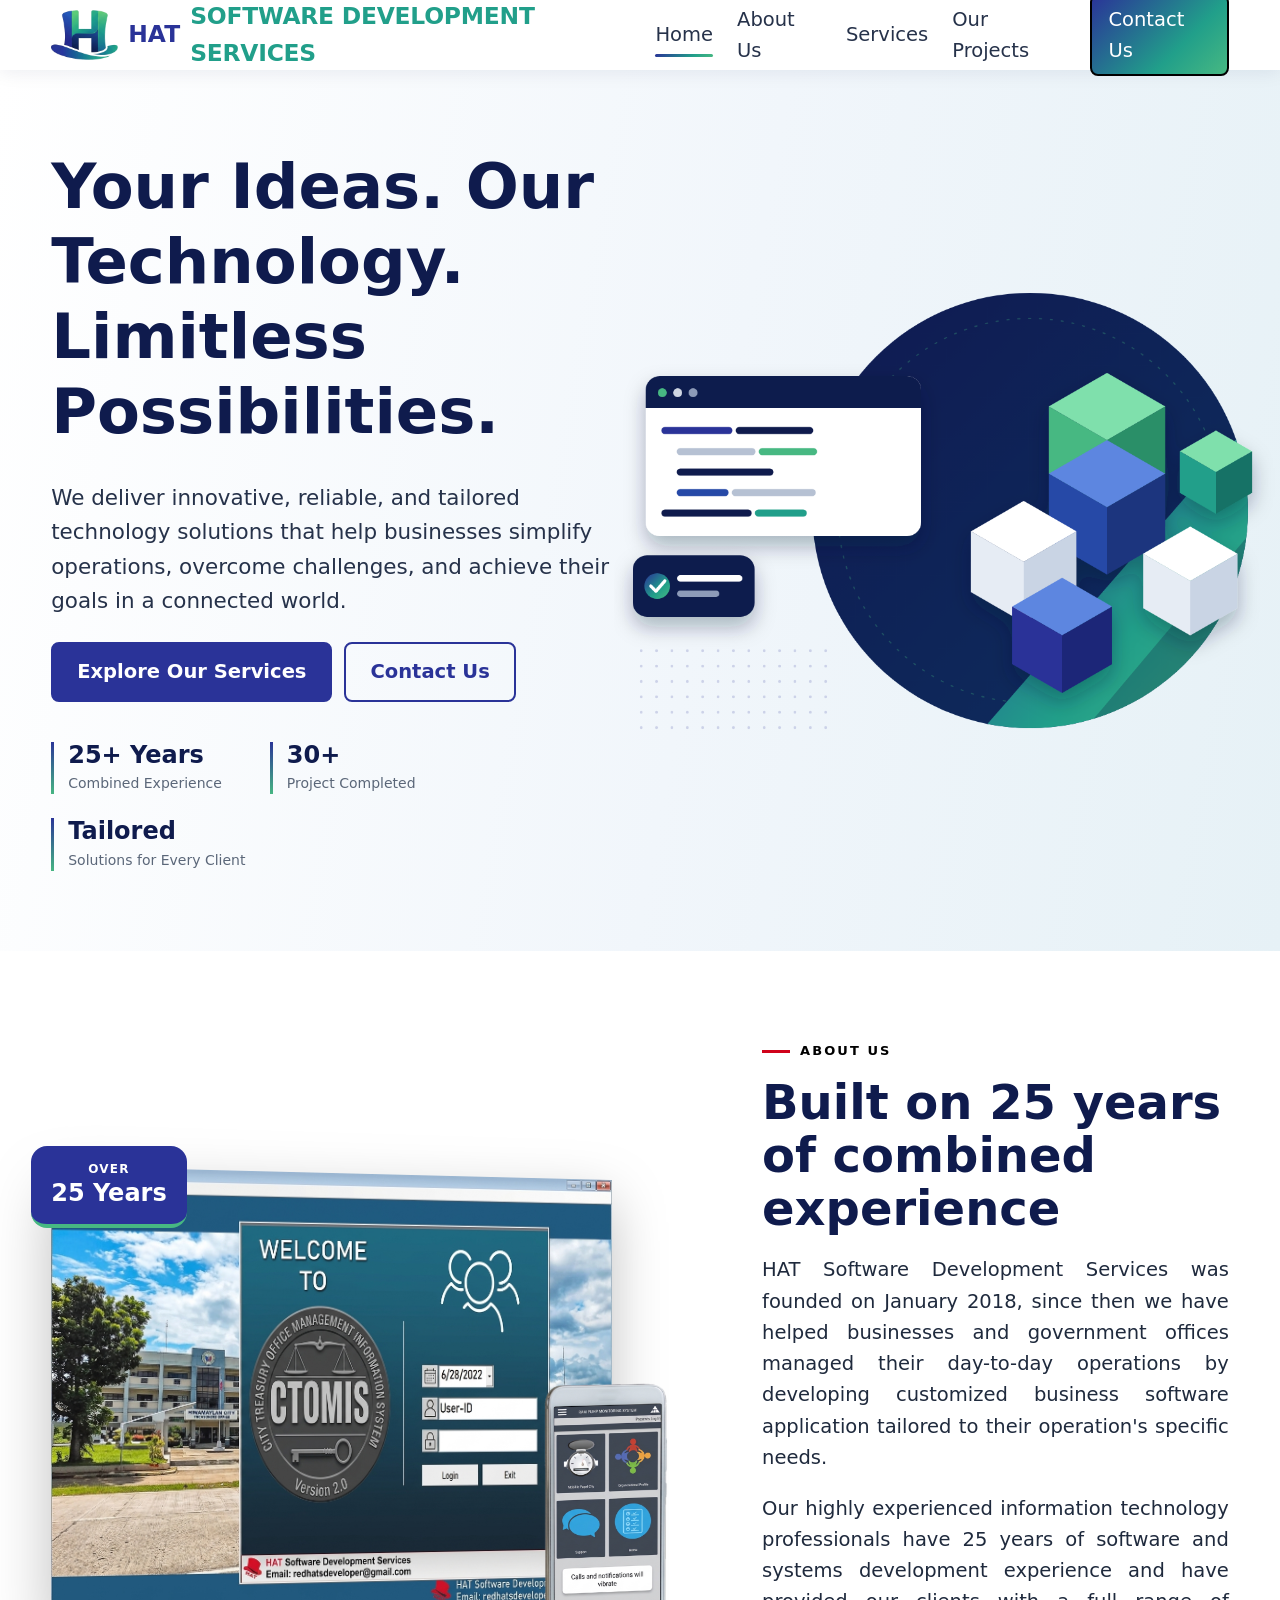
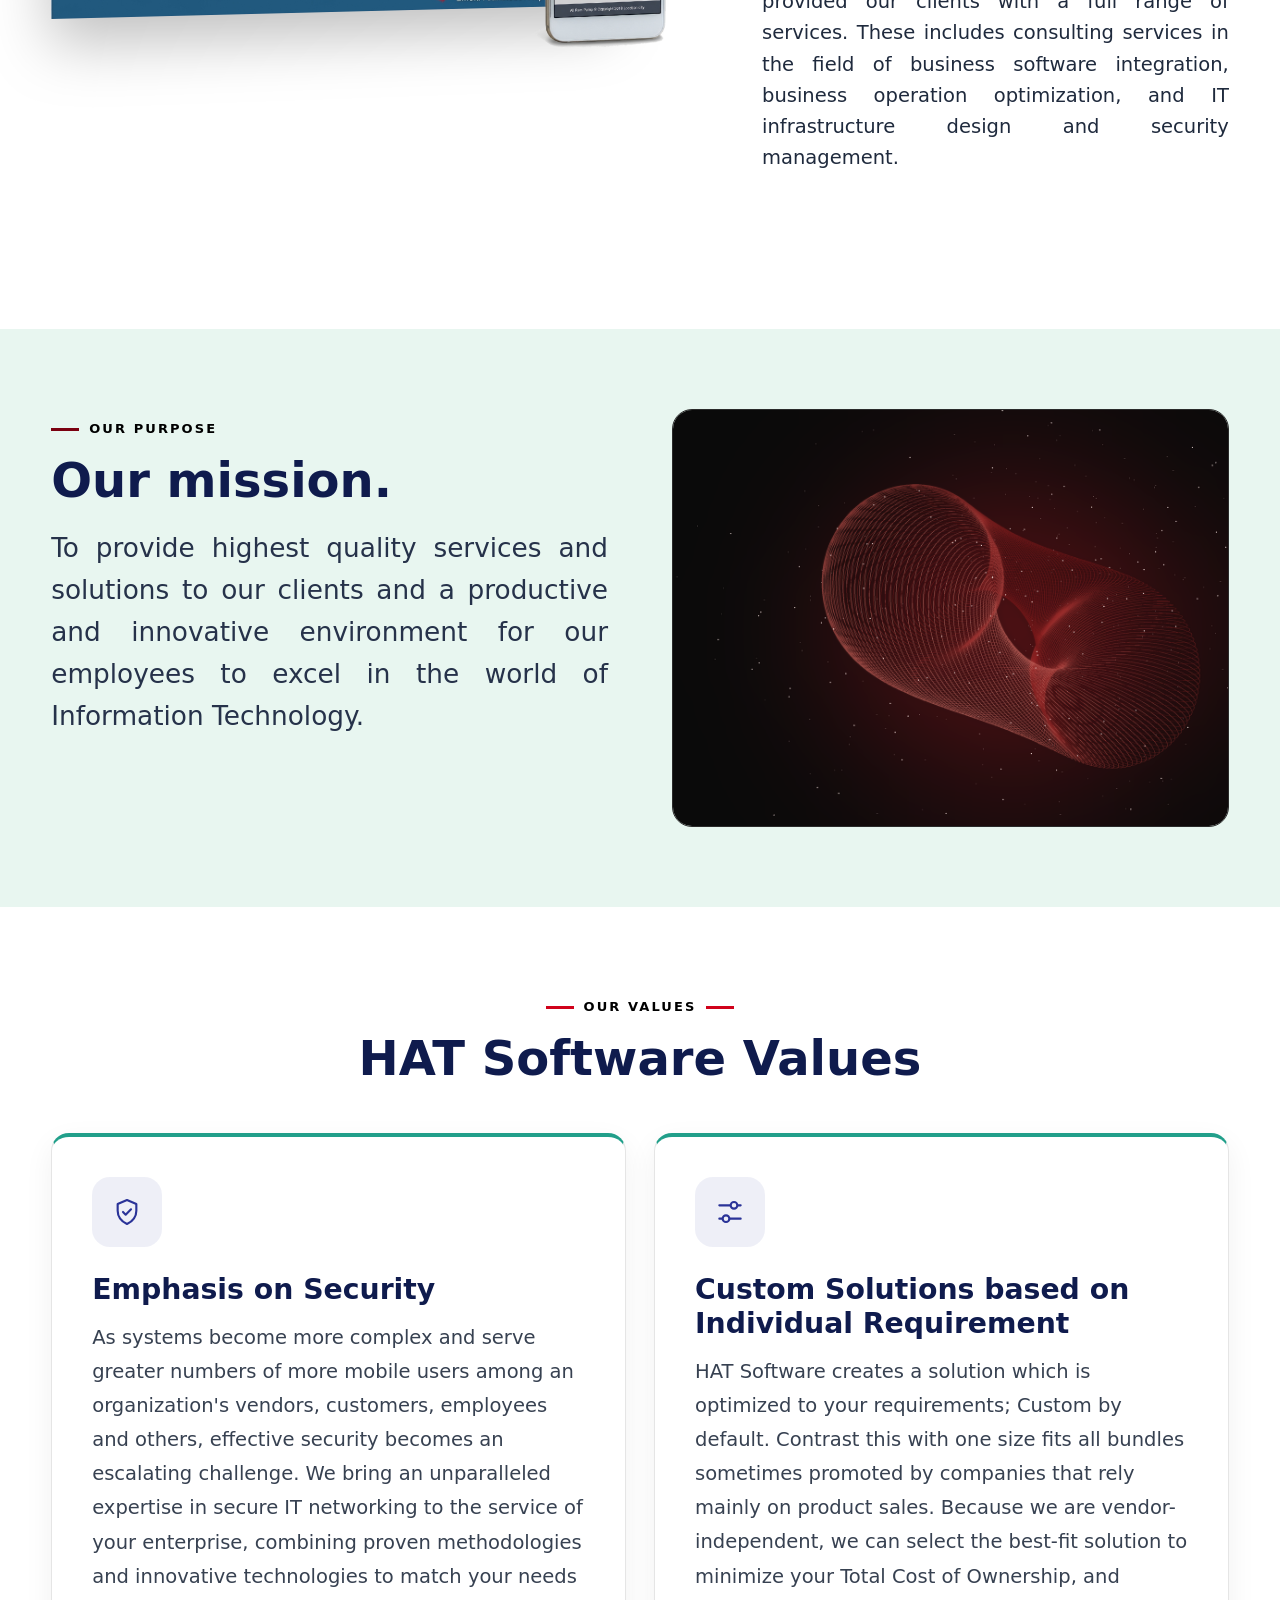
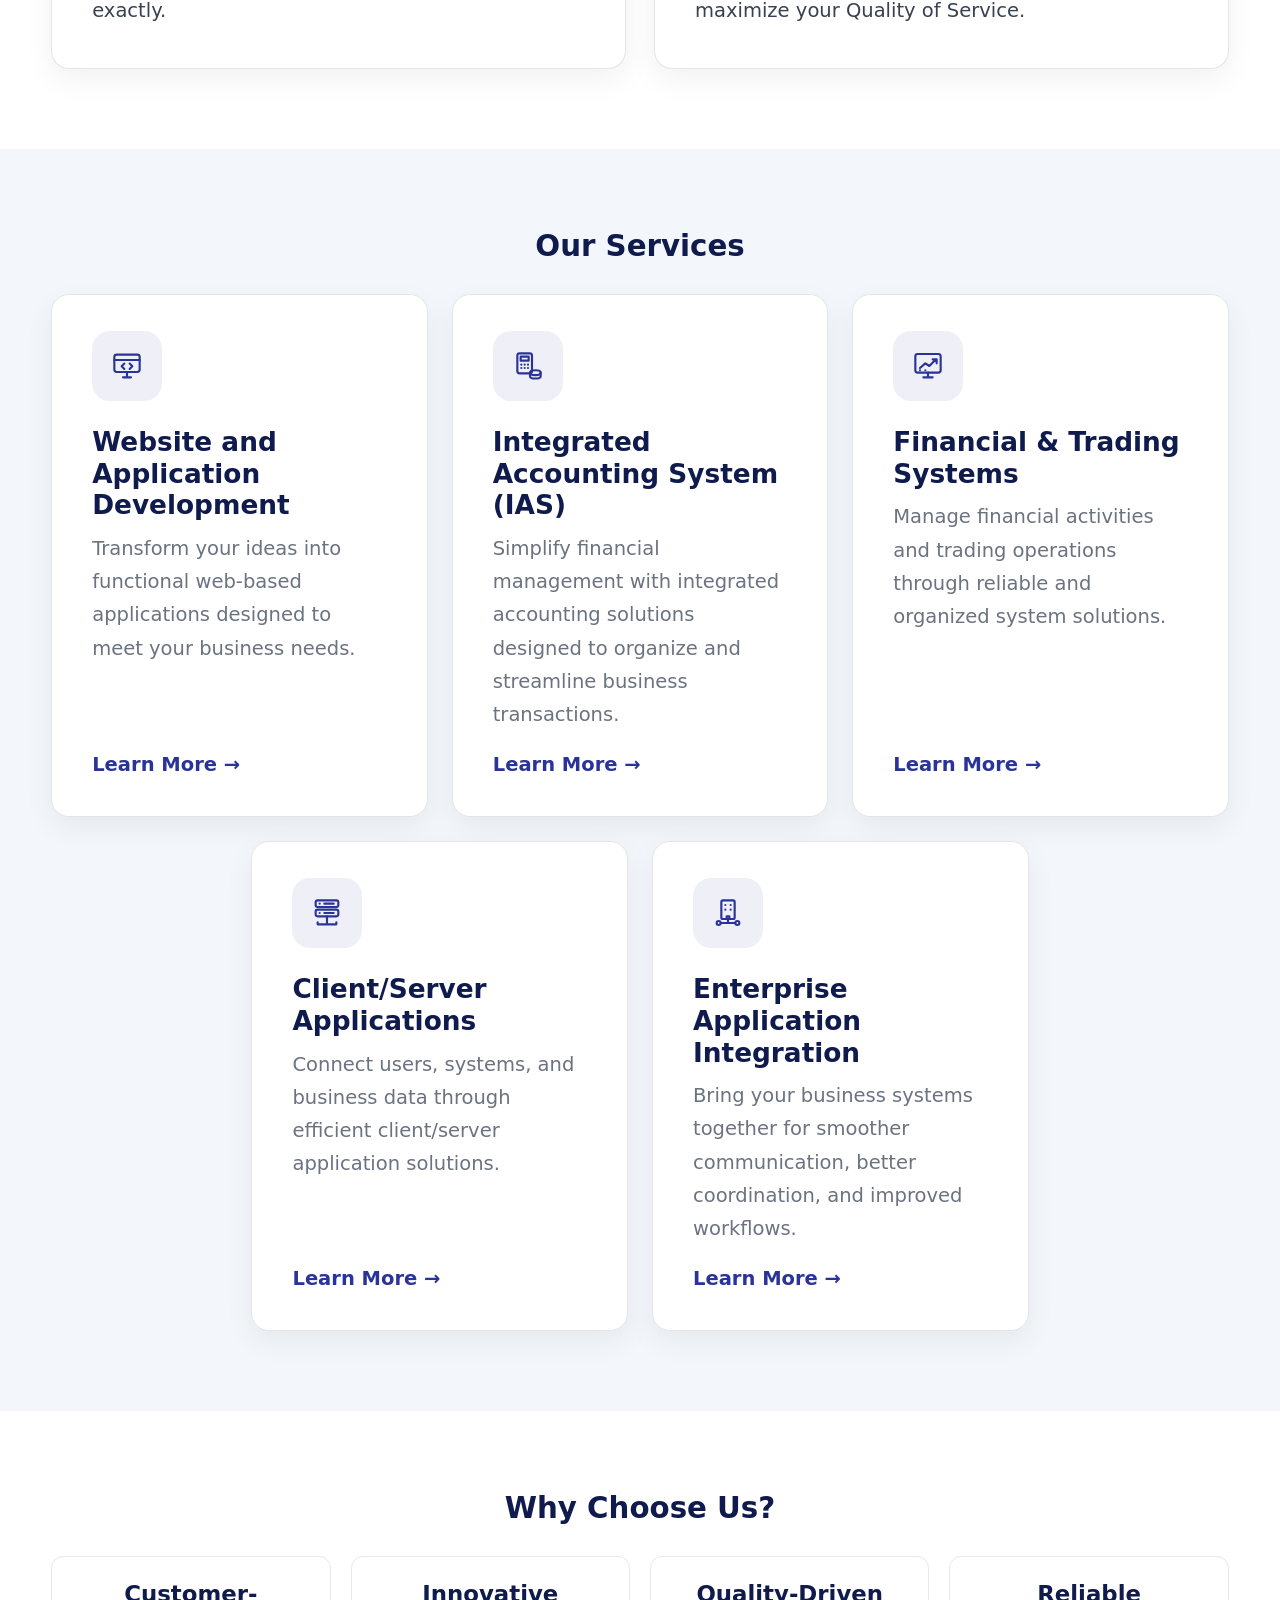
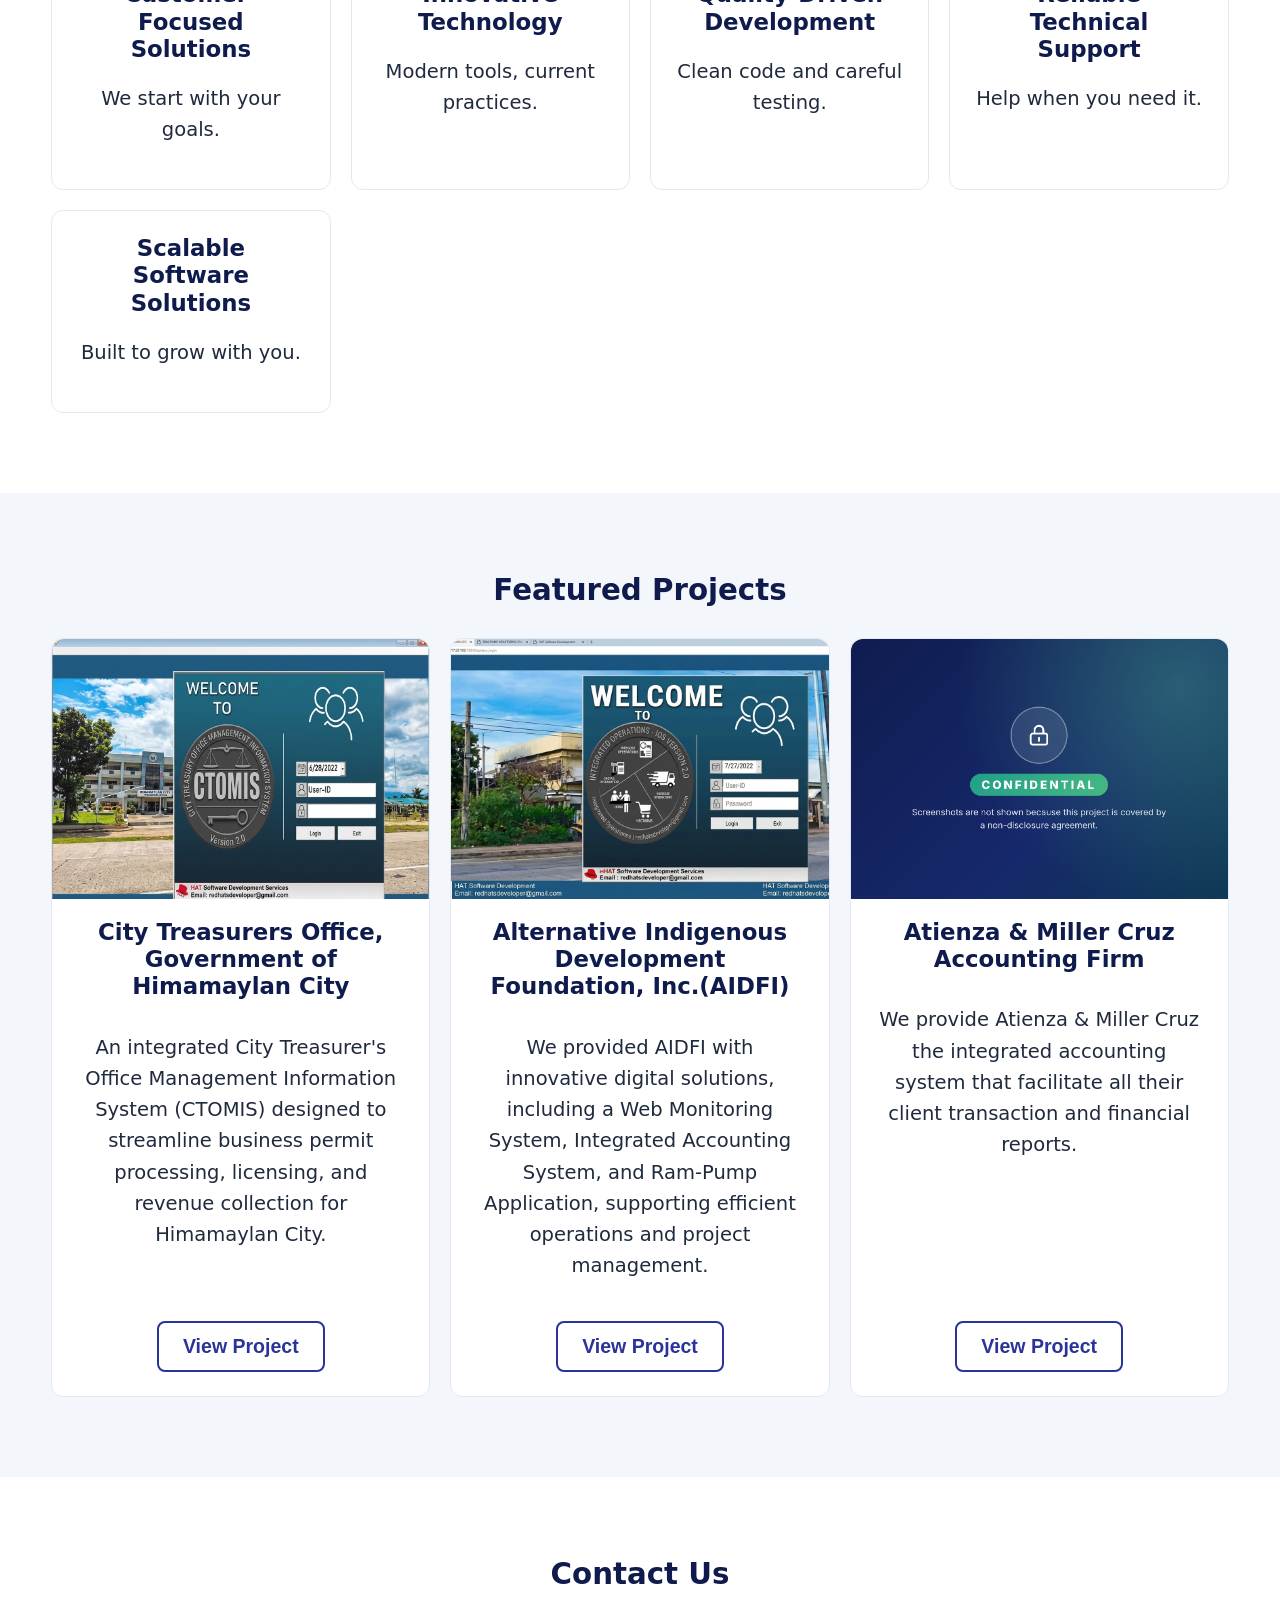
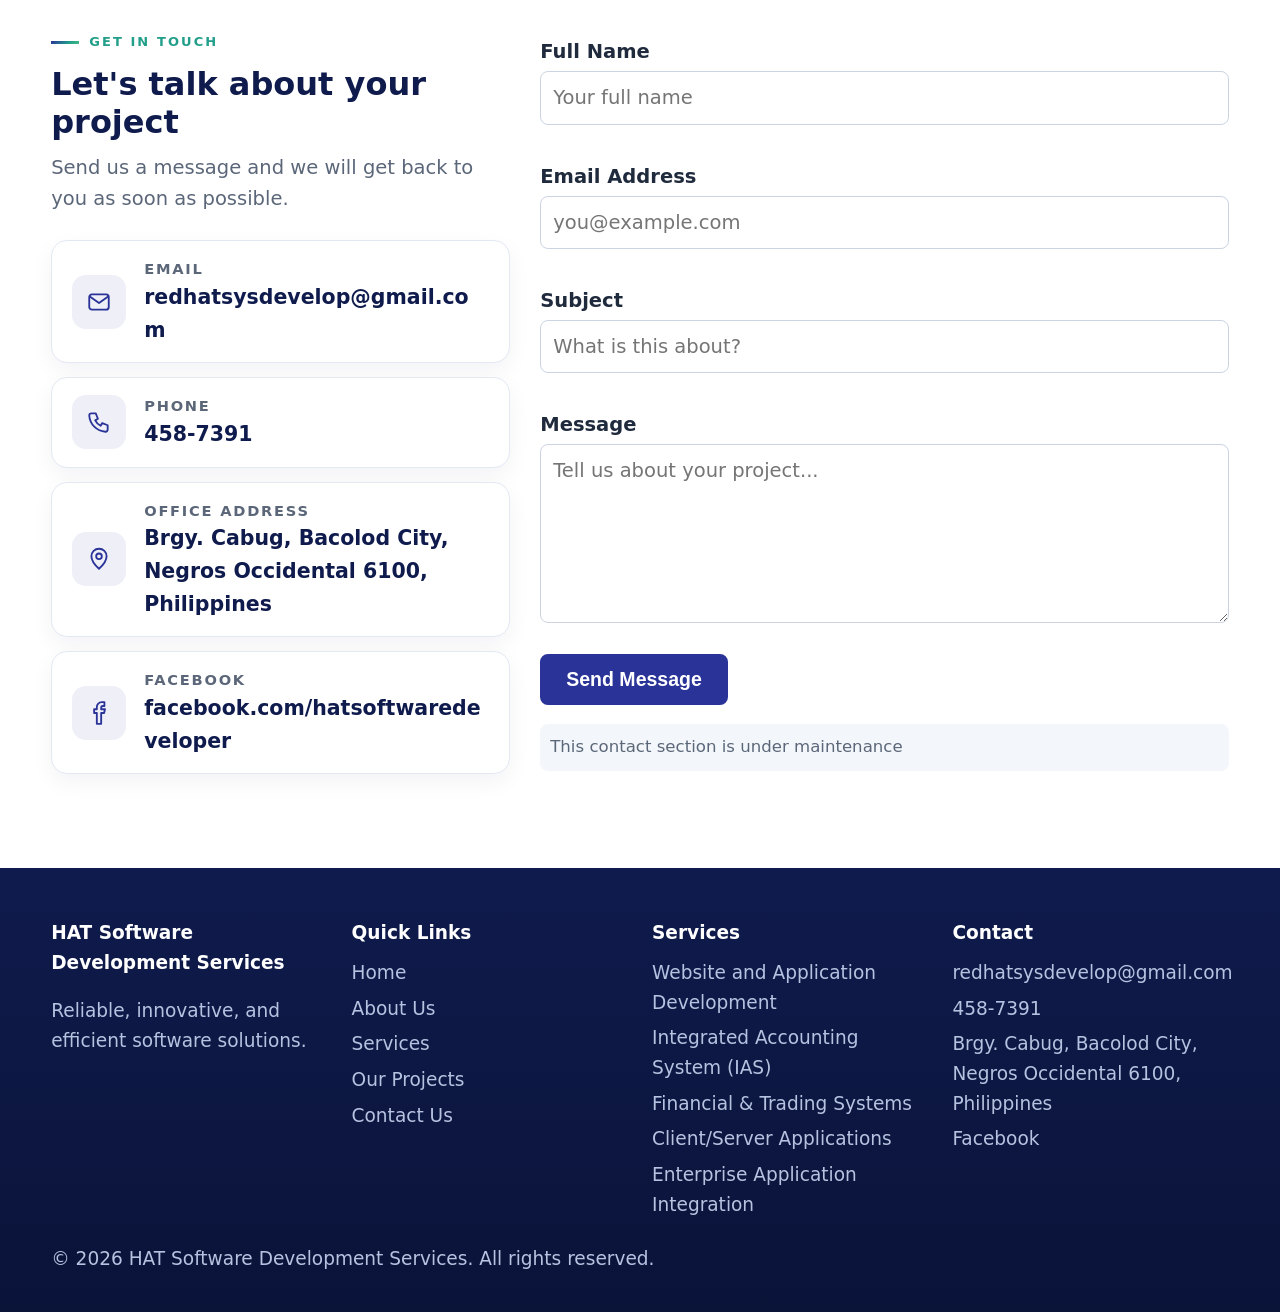
<file: index.html>
<!DOCTYPE html>
<html lang="en">

<head>
    <meta charset="UTF-8">
    <meta name="viewport" content="width=device-width, initial-scale=1.0">
    <meta name="color-scheme" content="light">
    <meta name="description"
        content="HAT Software Development Services helps businesses grow through innovative software solutions, modern website development, and reliable technology services.">
    <title>HAT Software Development Services</title>
    <link rel="stylesheet" href="style.css">
</head>

<body>
    <!-- Icon sprite: icons are defined once here and reused with <use href="#i-name"> -->
    <svg width="0" height="0" style="position:absolute" aria-hidden="true" focusable="false">
        <symbol id="i-web" viewBox="0 0 24 24">
            <rect x="3" y="4" width="18" height="16" rx="2" fill="none" stroke="currentColor" stroke-width="1.8" />
            <path d="M3 9h18" fill="none" stroke="currentColor" stroke-width="1.8" />
        </symbol>
        <symbol id="i-code" viewBox="0 0 24 24">
            <path d="M8 7l-5 5 5 5M16 7l5 5-5 5M14 4l-4 16" fill="none" stroke="currentColor" stroke-width="1.8"
                stroke-linecap="round" stroke-linejoin="round" />
        </symbol>
        <symbol id="i-mobile" viewBox="0 0 24 24">
            <rect x="7" y="2.5" width="10" height="19" rx="2.5" fill="none" stroke="currentColor" stroke-width="1.8" />
            <path d="M11 18.5h2" fill="none" stroke="currentColor" stroke-width="1.8" stroke-linecap="round" />
        </symbol>
        <symbol id="i-support" viewBox="0 0 24 24">
            <path d="M4 13v-1a8 8 0 0116 0v1" fill="none" stroke="currentColor" stroke-width="1.8"
                stroke-linecap="round" />
            <rect x="3" y="13" width="4" height="6" rx="1.5" fill="none" stroke="currentColor" stroke-width="1.8" />
            <rect x="17" y="13" width="4" height="6" rx="1.5" fill="none" stroke="currentColor" stroke-width="1.8" />
        </symbol>
        <symbol id="i-cctv" viewBox="0 0 24 24">
            <rect x="2" y="7" width="14" height="8" rx="2" fill="none" stroke="currentColor" stroke-width="1.8" />
            <path d="M16 10l6-3v8l-6-3M8 15v5M5 20h6" fill="none" stroke="currentColor" stroke-width="1.8"
                stroke-linecap="round" stroke-linejoin="round" />
        </symbol>

        <!-- Accounting: calculator + coin -->
        <symbol id="i-accounting" viewBox="0 0 24 24">
            <g fill="none" stroke="currentColor" stroke-width="1.6" stroke-linecap="round" stroke-linejoin="round">
                <rect x="4" y="2.5" width="11" height="15" rx="1.8" />
                <rect x="6.5" y="5" width="6" height="3" />
                <path d="M7 11h.01M9.5 11h.01M12 11h.01M7 13.5h.01M9.5 13.5h.01M12 13.5h.01" />
                <ellipse cx="17.5" cy="17" rx="4" ry="1.8" />
                <path d="M13.5 17v2.6c0 1 1.8 1.8 4 1.8s4-.8 4-1.8V17" />
            </g>
        </symbol>
        <!-- Web / application development: monitor with code -->
        <symbol id="i-webapp" viewBox="0 0 24 24">
            <g fill="none" stroke="currentColor" stroke-width="1.6" stroke-linecap="round" stroke-linejoin="round">
                <rect x="2.5" y="3.5" width="19" height="13" rx="1.8" />
                <path d="M2.5 7.5h19M9 20.5h6M12 16.5v4" />
                <path d="M10 10.2l-2 2 2 2M14 10.2l2 2-2 2" />
            </g>
        </symbol>
        <!-- Financial & trading: chart board -->
        <symbol id="i-trading" viewBox="0 0 24 24">
            <g fill="none" stroke="currentColor" stroke-width="1.6" stroke-linecap="round" stroke-linejoin="round">
                <rect x="2.5" y="3" width="19" height="14" rx="1.8" />
                <path d="M12 17v3.5M8.5 20.5h7" />
                <path d="M6 13.5l4-3.5 3 2 5-5M15.5 7h3v3" />
                <path d="M6 15.2v.01M10 15.2v.01" />
            </g>
        </symbol>
        <!-- Client / server applications: server rack -->
        <symbol id="i-server" viewBox="0 0 24 24">
            <g fill="none" stroke="currentColor" stroke-width="1.6" stroke-linecap="round" stroke-linejoin="round">
                <rect x="3.5" y="2.5" width="17" height="5" rx="1.5" />
                <rect x="3.5" y="9.5" width="17" height="5" rx="1.5" />
                <path d="M6.5 5h.01M6.5 12h.01M10 5h7M10 12h7" />
                <path d="M12 14.5v3M5 20.5h14M12 17.5v3M5 20.5v-1.5M19 20.5v-1.5" />
            </g>
        </symbol>
        <!-- Enterprise integration: building with connections -->
        <symbol id="i-enterprise" viewBox="0 0 24 24">
            <g fill="none" stroke="currentColor" stroke-width="1.6" stroke-linecap="round" stroke-linejoin="round">
                <rect x="7" y="2.5" width="10" height="14" rx="1.2" />
                <path d="M10 6h.01M14 6h.01M10 9.5h.01M14 9.5h.01" />
                <path d="M11 16.5v-2h2v2" />
                <path d="M12 16.5v3M12 19.5H6.5M12 19.5h5.5" />
                <circle cx="5" cy="19.5" r="1.5" />
                <circle cx="19" cy="19.5" r="1.5" />
            </g>
        </symbol>
        <!-- Values icons -->
        <symbol id="i-shield" viewBox="0 0 24 24">
            <g fill="none" stroke="currentColor" stroke-width="1.6" stroke-linecap="round" stroke-linejoin="round">
                <path d="M12 3l7 3v5c0 4.5-3 8-7 10-4-2-7-5.5-7-10V6z" />
                <path d="M9 12l2 2 4-4" />
            </g>
        </symbol>
        <symbol id="i-custom" viewBox="0 0 24 24">
            <g fill="none" stroke="currentColor" stroke-width="1.6" stroke-linecap="round" stroke-linejoin="round">
                <path d="M4 7h8M18 7h2M4 17h2M12 17h8" />
                <circle cx="15" cy="7" r="2.5" />
                <circle cx="9" cy="17" r="2.5" />
            </g>
        </symbol>
    </svg>

    <header>
        <nav>
            <a href="#home" class="logo"><img src='images/logo-mark.png' alt="HAT logo"> HAT <span>Software
                    Development
                    Services</span></a>
            <button id="menuBtn" aria-label="Toggle menu">&#9776;</button>
            <div id="menu">
                <a href="#home">Home</a>
                <a href="#about">About Us</a>
                <a href="#services">Services</a>
                <a href="#projects">Our Projects</a>
                <a href="#contact" class="btn">Contact Us</a>
            </div>
        </nav>
    </header>

    <main>

        <!-- ========== HERO ========== -->
        <section class="hero" id="home">
            <div class="wrap">
                <div>
                    <h1>Your Ideas. Our Technology. Limitless Possibilities.</h1>
                    <p>We deliver innovative, reliable, and tailored technology solutions that help businesses simplify
                        operations, overcome challenges, and achieve their goals in a connected world.</p>
                    <div class="btns">
                        <a href="#services" class="btn">Explore Our Services</a>
                        <a href="#contact" class="btn outline">Contact Us</a>
                    </div>
                    <div class="stats">
                        <div class="stat"><strong>25+ Years</strong><span>Combined Experience</span></div>
                        <div class="stat"><strong>30+ </strong><span>Project Completed</span></div>
                        <div class="stat"><strong>Tailored</strong><span>Solutions for Every Client</span></div>
                    </div>
                </div>
            </div>
        </section>

        <!-- ========== ABOUT ========== -->
        <section id="about">
            <div class="wrap">
                <div class="about-split">
                    <!-- Left: picture area with badge -->
                    <div class="about-visual">
                        <div class="about-badge"><small>OVER</small><strong>25 Years</strong></div>
                        <!-- To use a real photo: replace the next line with <img src="images/about-main.jpg" alt="HAT team at work"> -->
                        <img class="about-main" src="images/ctomis-login.jpg" alt="CTOMIS login screen">
                        <img class="about-small" src="images/about-phone.png" alt="HAT mobile app">
                    </div>

                    <!-- Right: text -->
                    <div class="about-text">
                        <span class="eyebrow">About Us</span>
                        <h2>Built on 25 years of combined experience</h2>
                        <p class="muted">HAT Software Development Services was founded on January 2018, since then we
                            have helped businesses and government offices managed their day-to-day operations by
                            developing customized business software application tailored to their operation's specific
                            needs.
                        </p>
                        <p> Our highly experienced information technology professionals have 25 years of software and
                            systems development experience and have provided our clients with a full range of services.
                            These includes consulting services in the field of business software integration, business
                            operation optimization, and IT infrastructure design and security management.
                        </p>
                    </div>
                </div>
            </div>
        </section>

        <!-- ========== OUR MISSION ========== -->
        <section id="mission">
            <div class="wrap">
                <div class="mission-split">
                    <div class="mission-text">
                        <span class="eyebrow">Our Purpose</span>
                        <h2>Our mission.</h2>
                        <p>To provide highest quality services and solutions
                            to our clients and a productive and innovative environment for our employees to excel in the
                            world of Information Technology.</p>
                    </div>
                    <div class="mission-visual">
                        <img src="images/mission-art.png" alt="Abstract blue and green network ring">
                    </div>
                </div>
            </div>
        </section>

        <!-- ========== OUR VALUES ========== -->
        <section id="values">
            <div class="wrap">
                <div class="values-head">
                    <span class="eyebrow">Our Values</span>
                    <h2>HAT Software Values</h2>
                </div>
                <div class="values-grid">
                    <div class="value-card">
                        <span class="icon-badge"><svg class="icon" aria-hidden="true">
                                <use href="#i-shield" />
                            </svg></span>
                        <h3>Emphasis on Security</h3>
                        <p>As systems become more complex and serve greater numbers of more mobile users among an
                            organization's vendors, customers, employees and others, effective security becomes an
                            escalating challenge. We bring an unparalleled expertise in secure IT networking to the
                            service of your enterprise, combining proven methodologies and innovative technologies to
                            match your needs exactly.</p>
                    </div>
                    <div class="value-card">
                        <span class="icon-badge"><svg class="icon" aria-hidden="true">
                                <use href="#i-custom" />
                            </svg></span>
                        <h3>Custom Solutions based on Individual Requirement</h3>
                        <p>HAT Software creates a solution which is optimized to your requirements; Custom by default.
                            Contrast this with one size fits all bundles sometimes promoted by companies that rely
                            mainly
                            on product sales. Because we are vendor-independent, we can select the best-fit solution to
                            minimize your Total Cost of Ownership, and maximize your Quality of Service.</p>
                    </div>
                </div>
            </div>
        </section>

        <!-- ========== SERVICES ========== -->
        <section class="gray" id="services">
            <div class="wrap center">
                <h2>Our Services</h2>

                <div class="services-grid">
                    <div class="service-card">
                        <span class="icon-badge"><svg class="icon" aria-hidden="true">
                                <use href="#i-webapp" />
                            </svg></span>
                        <h3>Website and Application Development</h3>
                        <p>Transform your ideas into functional web-based applications designed to meet your business
                            needs.</p>
                        <a class="learn" href="services/service-website-development.html">Learn More</a>
                    </div>
                    <div class="service-card">
                        <span class="icon-badge"><svg class="icon" aria-hidden="true">
                                <use href="#i-accounting" />
                            </svg></span>
                        <h3>Integrated Accounting System (IAS)</h3>
                        <p>Simplify financial management with integrated accounting solutions designed to organize and
                            streamline business transactions.</p>
                        <a class="learn" href="services/service-integrated-accounting-system.html">Learn More</a>
                    </div>
                    <div class="service-card">
                        <span class="icon-badge"><svg class="icon" aria-hidden="true">
                                <use href="#i-trading" />
                            </svg></span>
                        <h3>Financial & Trading Systems</h3>
                        <p>Manage financial activities and trading operations through reliable and organized system
                            solutions.</p>
                        <a class="learn" href="services/service-financial-trading-systems.html">Learn More</a>
                    </div>
                    <div class="service-card">
                        <span class="icon-badge"><svg class="icon" aria-hidden="true">
                                <use href="#i-server" />
                            </svg></span>
                        <h3>Client/Server Applications</h3>
                        <p>Connect users, systems, and business data through efficient client/server application
                            solutions.</p>
                        <a class="learn" href="services/service-client-server-applications.html">Learn More</a>
                    </div>
                    <div class="service-card">
                        <span class="icon-badge"><svg class="icon" aria-hidden="true">
                                <use href="#i-enterprise" />
                            </svg></span>
                        <h3>Enterprise Application Integration</h3>
                        <p>Bring your business systems together for smoother communication, better coordination, and
                            improved workflows.</p>
                        <a class="learn" href="services/service-enterprise-application-integration.html">Learn More</a>
                    </div>
                </div>
            </div>
        </section>

        <!-- ========== WHY CHOOSE US ========== -->
        <section>
            <div class="wrap center">
                <h2>Why Choose Us?</h2>
                <div class="grid">
                    <div class="card">
                        <h3>Customer-Focused Solutions</h3>
                        <p class="muted">We start with your goals.</p>
                    </div>
                    <div class="card">
                        <h3>Innovative Technology</h3>
                        <p class="muted">Modern tools, current practices.</p>
                    </div>
                    <div class="card">
                        <h3>Quality-Driven Development</h3>
                        <p class="muted">Clean code and careful testing.</p>
                    </div>
                    <div class="card">
                        <h3>Reliable Technical Support</h3>
                        <p class="muted">Help when you need it.</p>
                    </div>
                    <div class="card">
                        <h3>Scalable Software Solutions</h3>
                        <p class="muted">Built to grow with you.</p>
                    </div>
                </div>
            </div>
        </section>

        <!-- ========== PROJECTS ========== -->
        <section class="gray" id="projects">
            <div class="wrap center">
                <h2>Featured Projects</h2>
                <div class="grid">
                    <div class="card">
                        <div class="shot"><img src="images/ctomis-login.jpg" alt="CTOMIS login screen" loading="eager">
                        </div>
                        <h3>City Treasurers Office, Government of Himamaylan City</h3>
                        <p class="muted">An integrated City Treasurer's Office Management Information System (CTOMIS)
                            designed to streamline business permit processing, licensing, and revenue collection for
                            Himamaylan City.</p>
                        <button class="btn outline demo"
                            data-title="City Treasurers Office, Government of Himamaylan City"
                            data-kicker="DEPLOYED SYSTEM · GOVERNMENT CLIENT "
                            data-sub="Government System · Business Permit and Licensing · Revenue Collection"
                            data-overview="HAT Software Development Services developed the City Treasurer's Office Management Information System (CTOMIS) to support the city's Business Permits and Licensing Office (BPLO), streamline permit and licensing processes, and improve revenue collection operations."
                            data-scope="Government Office Management System"
                            data-features="Business Permit and Licensing Management|Revenue Collection Monitoring|Records Management|User Access and Authentication|Report Generation"
                            data-status="Deployed / Operational" data-images="images/ctomis-login.jpg">View
                            Project</button>
                    </div>
                    <div class="card">
                        <div class="shot"><img src="images/aidfi-login.jpg" alt="AIDFI login screen" loading="eager">
                        </div>
                        <h3>Alternative Indigenous Development Foundation, Inc.(AIDFI)</h3>
                        <p class="muted">We provided AIDFI with innovative digital solutions, including a Web Monitoring
                            System, Integrated Accounting System, and Ram-Pump Application, supporting efficient
                            operations and project management.</p>
                        <button class="btn outline demo"
                            data-title="Alternative Indigenous Development Foundation, Inc.(AIDFI)"
                            data-kicker="DEPLOYED SYSTEM · PRIVATE SECTOR CLIENT"
                            data-sub="Web-Based Systems · Business Solutions · Application Development" data-overview="HAT Software Development Services provided AIDFI with integrated technology
                            solutions, including a Web Monitoring System, Integrated Accounting System, and Ram-Pump
                            Application, supporting its operational and monitoring needs."
                            data-features="Web Monitoring System|Integrated Accounting System|Ram-Pump Application"
                            data-scope="Web-Based Systems · Application Development" data-status="Active / Operational"
                            data-images="images/aidfi-login.jpg,images/ramp-system.jpg">View
                            Project</button>
                    </div>
                    <div class="card">
                        <div class="shot"><img src="images/confidential.png" alt="Accounting login screen"
                                loading="eager"></div>
                        <h3>Atienza & Miller Cruz Accounting Firm</h3>
                        <p class="muted">We provide Atienza & Miller Cruz the integrated accounting system that
                            facilitate all their
                            client transaction and financial reports. </p>
                        <button class="btn outline demo" data-title="Atienza & Miller Cruz Accounting Firm"
                            data-kicker="DEPLOYED SYSTEM · PRIVATE SECTOR CLIENT"
                            data-sub="Accounting System · Financial Management Solution"
                            data-overview="HAT Software Development Services developed an Integrated Accounting System for Atienza & Miller Cruz Accounting Firm to streamline client transactions, organize financial records, and facilitate the preparation and management of financial reports."
                            data-features="Client Transaction Management|Financial Records Management|Financial Report Generation|Accounting Data Management|Bookkeeping Support"
                            data-scope="Integrated Accounting and Financial Management System"
                            data-status="Active / Operational" data-images="images/confidential.png">View
                            Project</button>
                    </div>
                </div>
            </div>
        </section>

        <!-- ========== CONTACT ========== -->
        <section id="contact">
            <div class="wrap">
                <h2 class="center">Contact Us</h2>
                <div class="contact">

                    <div class="contact-info">
                        <span class="eyebrow">Get in touch</span>
                        <h3>Let's talk about your project</h3>
                        <p class="contact-intro">Send us a message and we will get back to you as soon as possible.</p>

                        <a class="contact-item" target="_blank" rel="noopener"
                            href="https://mail.google.com/mail/?view=cm&fs=1&to=redhatsysdevelop@gmail.com&su=Inquiry%20from%20HAT%20Website&body=Hello%20HAT%20Software%2C%0A%0AI%20would%20like%20to%20ask%20about...">
                            <span class="contact-icon"><svg viewBox="0 0 24 24" aria-hidden="true">
                                    <rect x="3" y="5" width="18" height="14" rx="2.5" />
                                    <path d="M3.5 7l8.5 6 8.5-6" />
                                </svg></span>
                            <span
                                class="contact-text"><small>Email</small><strong>redhatsysdevelop@gmail.com</strong></span>
                        </a>

                        <a class="contact-item" href="tel:4587391">
                            <span class="contact-icon"><svg viewBox="0 0 24 24" aria-hidden="true">
                                    <path
                                        d="M5 4h4l2 5-2.5 1.5a11 11 0 0 0 5 5L15 13l5 2v4a2 2 0 0 1-2 2A16 16 0 0 1 3 6a2 2 0 0 1 2-2z" />
                                </svg></span>
                            <span class="contact-text"><small>Phone</small><strong>458-7391</strong></span>
                        </a>

                        <div class="contact-item static">
                            <span class="contact-icon"><svg viewBox="0 0 24 24" aria-hidden="true">
                                    <path d="M12 21s7-6.2 7-11.5A7 7 0 0 0 5 9.5C5 14.8 12 21 12 21z" />
                                    <circle cx="12" cy="9.5" r="2.6" />
                                </svg></span>
                            <span class="contact-text"><small>Office Address</small><strong>Brgy. Cabug, Bacolod City,
                                    Negros Occidental 6100, Philippines</strong></span>
                        </div>

                        <a class="contact-item" target="_blank" rel="noopener"
                            href="https://www.facebook.com/hatsoftwaredeveloper">
                            <span class="contact-icon"><svg viewBox="0 0 24 24" aria-hidden="true">
                                    <path
                                        d="M14 8.5V7a1.5 1.5 0 0 1 1.5-1.5H17V2h-2.5A4.5 4.5 0 0 0 10 6.5v2H7.5V12H10v10h4V12h2.7l.8-3.5z" />
                                </svg></span>
                            <span
                                class="contact-text"><small>Facebook</small><strong>facebook.com/hatsoftwaredeveloper</strong></span>
                        </a>
                    </div>

                    <form id="form" novalidate>
                        <label for="name">Full Name</label>
                        <input id="name" type="text" placeholder="Your full name">
                        <p class="err"></p>

                        <label for="email">Email Address</label>
                        <input id="email" type="email" placeholder="you@example.com">
                        <p class="err"></p>

                        <label for="subject">Subject</label>
                        <input id="subject" type="text" placeholder="What is this about?">
                        <p class="err"></p>

                        <label for="message">Message</label>
                        <textarea id="message" rows="5" placeholder="Tell us about your project..."></textarea>
                        <p class="err"></p>

                        <button type="submit" class="btn">Send Message</button>
                        <p id="status" role="status"></p>
                        <p class="note">This contact section is under maintenance</p>
                    </form>
                </div>
            </div>
        </section>
    </main>

    <!-- ========== FOOTER ========== -->
    <footer>
        <div class="wrap">
            <div class="cols">
                <div>
                    <h4>HAT Software Development Services</h4>
                    <p>Reliable, innovative, and efficient software solutions.</p>
                </div>
                <div>
                    <h4>Quick Links</h4>
                    <ul>
                        <li><a href="#home">Home</a></li>
                        <li><a href="#about">About Us</a></li>
                        <li><a href="#services">Services</a></li>
                        <li><a href="#projects">Our Projects</a></li>
                        <li><a href="#contact">Contact Us</a></li>
                    </ul>
                </div>
                <div>
                    <h4>Services</h4>
                    <ul>
                        <li><a href="services/service-website-development.html">Website and Application Development</a>
                        </li>
                        <li><a href="services/service-integrated-accounting-system.html">Integrated Accounting System
                                (IAS)</a></li>
                        <li><a href="services/service-financial-trading-systems.html">Financial & Trading Systems</a>
                        </li>
                        <li><a href="services/service-client-server-applications.html">Client/Server Applications</a>
                        </li>
                        <li><a href="services/service-enterprise-application-integration.html">Enterprise Application
                                Integration</a></li>
                    </ul>
                </div>
                <div>
                    <h4>Contact</h4>
                    <ul>
                        <li><a href="https://mail.google.com/mail/?view=cm&fs=1&to=redhatsysdevelop@gmail.com&su=Inquiry%20from%20HAT%20Website&body=Hello%20HAT%20Software%2C%0A%0AI%20would%20like%20to%20ask%20about..."
                                target="_blank" rel="noopener">redhatsysdevelop@gmail.com</a></li>
                        <li><a href="tel:4587391">458-7391</a></li>
                        <li>Brgy. Cabug, Bacolod City, Negros Occidental 6100,
                            Philippines</li>
                        <li><a href="https://www.facebook.com/hatsoftwaredeveloper" target="_blank"
                                rel="noopener">Facebook</a></li>
                    </ul>
                </div>
            </div>
            <p class="copy">&copy; <span id="year">2026</span> HAT Software Development Services. All rights reserved.
            </p>
        </div>
    </footer>

    <!-- ========== PROJECT POP-UP (opens from the "View Project" buttons) ========== -->
    <dialog id="projectModal" class="modal" aria-labelledby="mTitle">
        <button class="modal-close" id="mClose" aria-label="Close">&times;</button>
        <p class="modal-kicker" id="mKicker"></p>
        <h3 id="mTitle"></h3>
        <p class="modal-sub" id="mSub"></p>

        <!-- Image slider -->
        <div class="slider" id="mSlider">
            <div class="slides" id="mSlides"></div>
            <button class="slide-btn prev" id="mPrev" aria-label="Previous screenshot">&#8249;</button>
            <button class="slide-btn next" id="mNext" aria-label="Next screenshot">&#8250;</button>
        </div>
        <div class="dots" id="mDots"></div>
        <p class="slide-hint">Swipe or use the arrows to view screenshots</p>

        <hr>
        <h4 class="modal-label">Overview</h4>
        <p id="mOverview"></p>

        <hr>
        <!-- Two columns: key features (left), scope / technologies / status (right).
             A block is hidden automatically if its data-... value is missing. -->
        <div class="modal-cols" id="mCols">
            <div id="mFeaturesBox">
                <h4 class="modal-label">Key Features</h4>
                <ul class="modal-list" id="mFeatures"></ul>
            </div>
            <div>
                <div id="mScopeBox">
                    <h4 class="modal-label">Scope</h4>
                    <p class="modal-text" id="mScope"></p>
                </div>
                <div id="mTechBox">
                    <h4 class="modal-label">Technologies</h4>
                    <div class="tags" id="mTags"></div>
                </div>
                <div id="mStatusBox">
                    <h4 class="modal-label">Status</h4>
                    <p class="modal-text" id="mStatus"></p>
                </div>
            </div>
        </div>
    </dialog>

    <button id="top" aria-label="Back to top">&uarr;</button>
    <script src="script.js"></script>




</body>

</html>
</file>
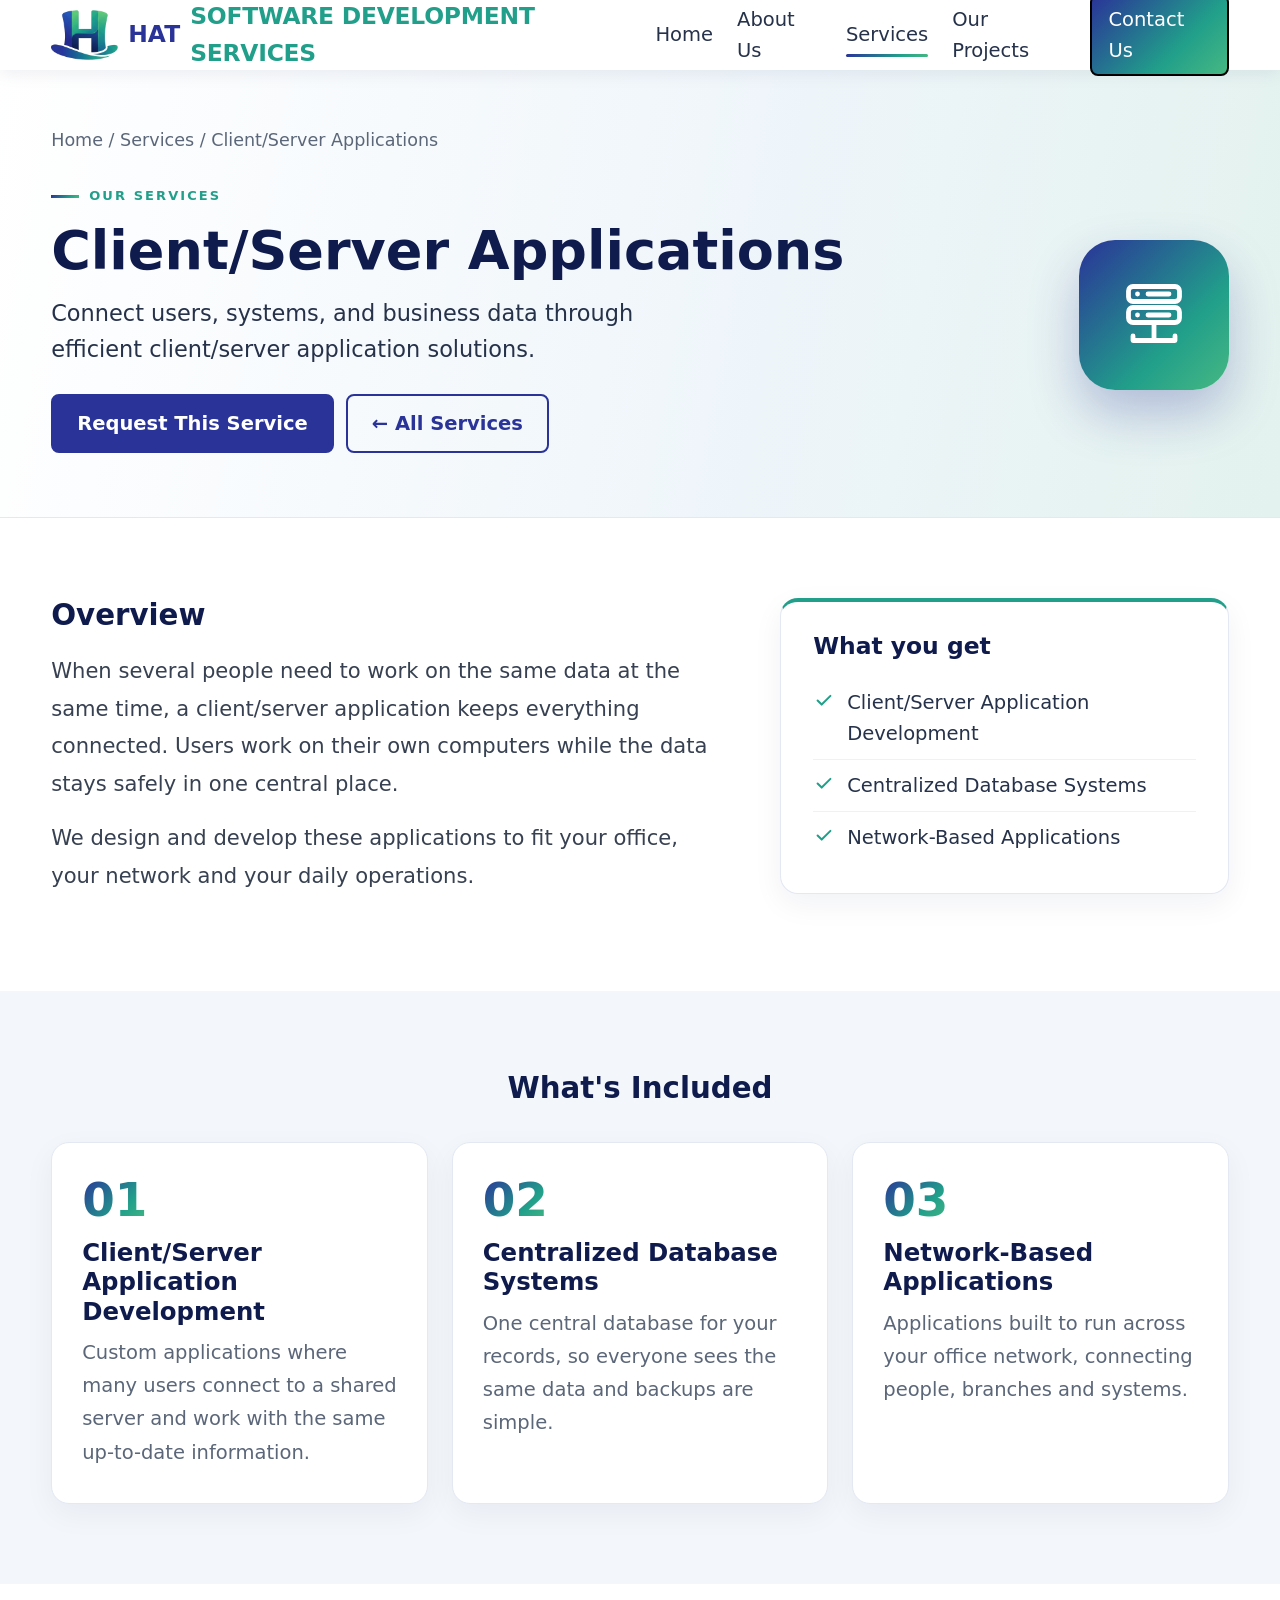
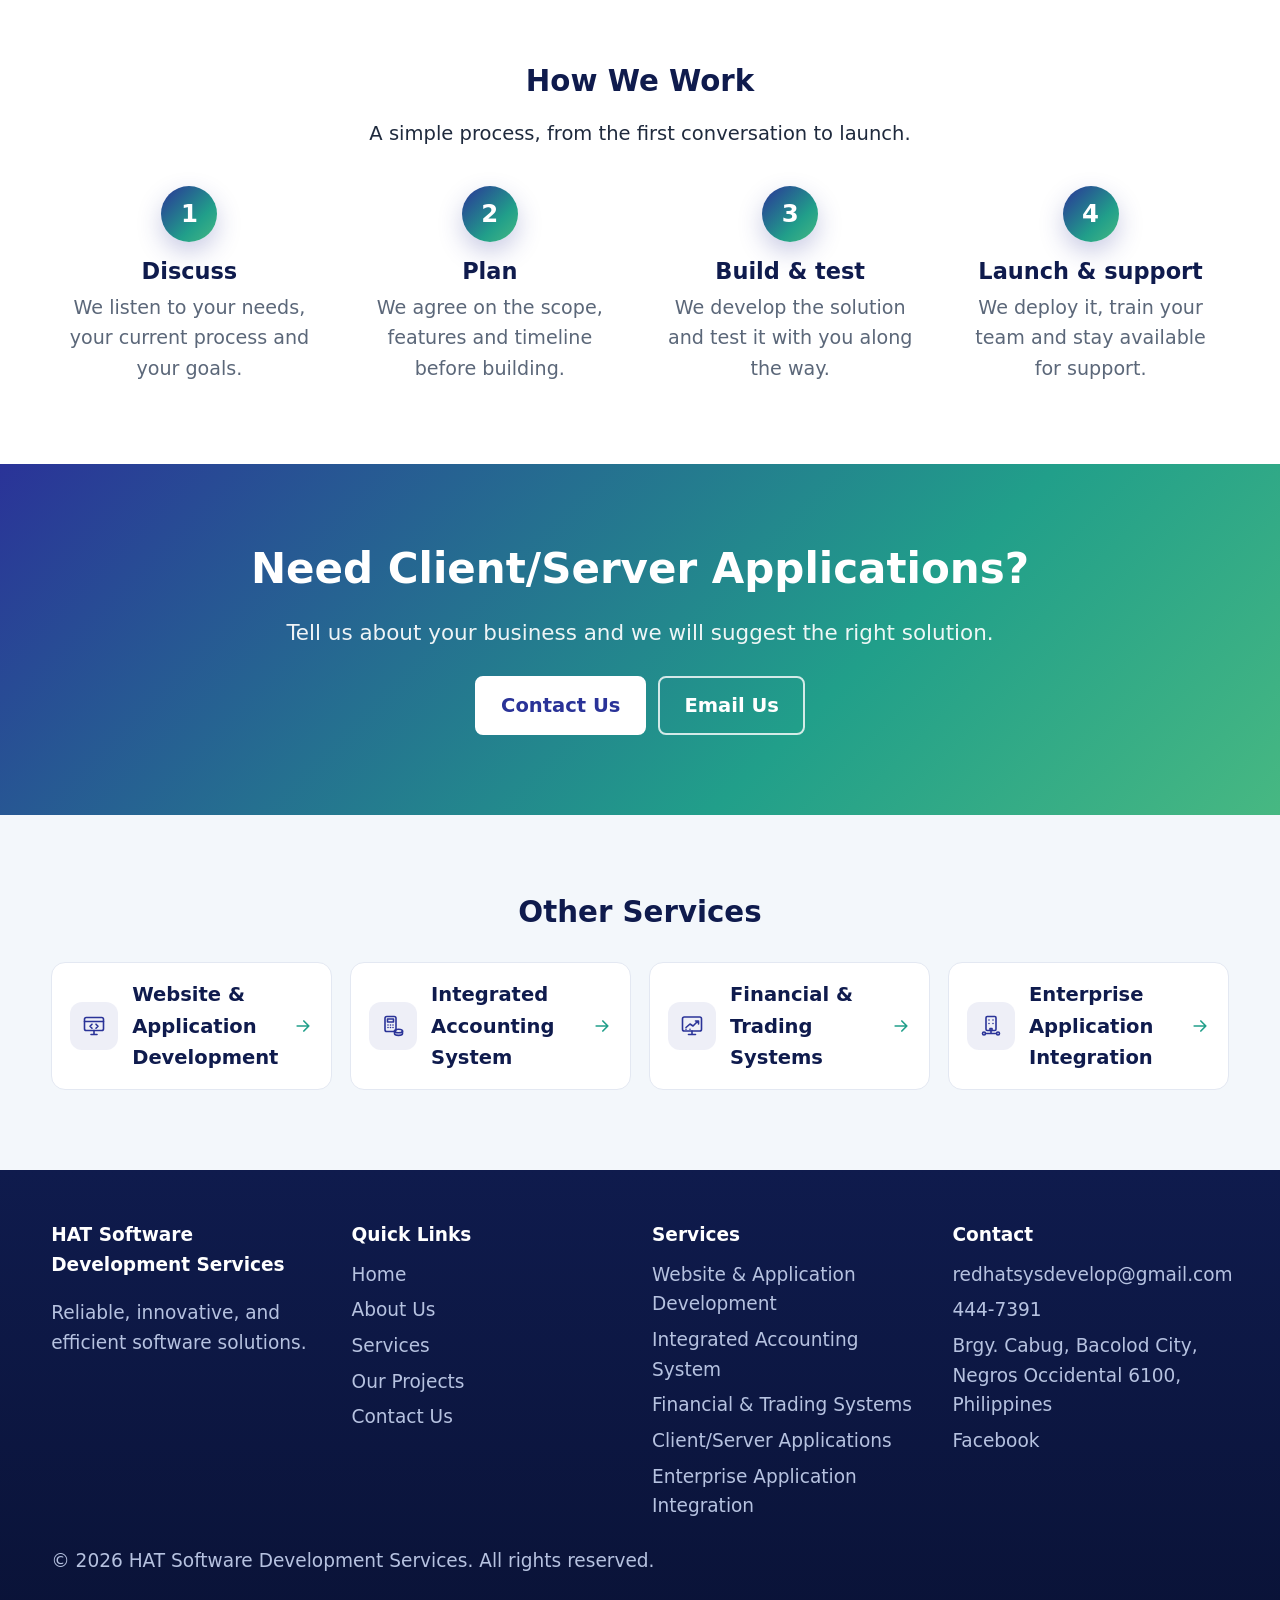
<file: services/service-client-server-applications.html>
<!DOCTYPE html>
<html lang="en">

<head>
    <meta charset="UTF-8">
    <meta name="viewport" content="width=device-width, initial-scale=1.0">
      <meta name="color-scheme" content="light">
    <meta name="description"
        content="Connect users, systems, and business data through efficient client/server application solutions. HAT Software Development Services.">
    <title>Client/Server Applications | HAT Software Development Services</title>
    <link rel="stylesheet" href="../style.css">
    <link rel="stylesheet" href="service.css">
</head>

<body>
    <svg width="0" height="0" style="position:absolute" aria-hidden="true" focusable="false">
        <symbol id="i-web" viewBox="0 0 24 24">
            <rect x="3" y="4" width="18" height="16" rx="2" fill="none" stroke="currentColor" stroke-width="1.8" />
            <path d="M3 9h18" fill="none" stroke="currentColor" stroke-width="1.8" />
        </symbol>
        <symbol id="i-code" viewBox="0 0 24 24">
            <path d="M8 7l-5 5 5 5M16 7l5 5-5 5M14 4l-4 16" fill="none" stroke="currentColor" stroke-width="1.8"
                stroke-linecap="round" stroke-linejoin="round" />
        </symbol>
        <symbol id="i-mobile" viewBox="0 0 24 24">
            <rect x="7" y="2.5" width="10" height="19" rx="2.5" fill="none" stroke="currentColor" stroke-width="1.8" />
            <path d="M11 18.5h2" fill="none" stroke="currentColor" stroke-width="1.8" stroke-linecap="round" />
        </symbol>
        <symbol id="i-support" viewBox="0 0 24 24">
            <path d="M4 13v-1a8 8 0 0116 0v1" fill="none" stroke="currentColor" stroke-width="1.8"
                stroke-linecap="round" />
            <rect x="3" y="13" width="4" height="6" rx="1.5" fill="none" stroke="currentColor" stroke-width="1.8" />
            <rect x="17" y="13" width="4" height="6" rx="1.5" fill="none" stroke="currentColor" stroke-width="1.8" />
        </symbol>
        <symbol id="i-cctv" viewBox="0 0 24 24">
            <rect x="2" y="7" width="14" height="8" rx="2" fill="none" stroke="currentColor" stroke-width="1.8" />
            <path d="M16 10l6-3v8l-6-3M8 15v5M5 20h6" fill="none" stroke="currentColor" stroke-width="1.8"
                stroke-linecap="round" stroke-linejoin="round" />
        </symbol>

        <!-- Accounting: calculator + coin -->
        <symbol id="i-accounting" viewBox="0 0 24 24">
            <g fill="none" stroke="currentColor" stroke-width="1.6" stroke-linecap="round" stroke-linejoin="round">
                <rect x="4" y="2.5" width="11" height="15" rx="1.8" />
                <rect x="6.5" y="5" width="6" height="3" />
                <path d="M7 11h.01M9.5 11h.01M12 11h.01M7 13.5h.01M9.5 13.5h.01M12 13.5h.01" />
                <ellipse cx="17.5" cy="17" rx="4" ry="1.8" />
                <path d="M13.5 17v2.6c0 1 1.8 1.8 4 1.8s4-.8 4-1.8V17" />
            </g>
        </symbol>
        <!-- Web / application development: monitor with code -->
        <symbol id="i-webapp" viewBox="0 0 24 24">
            <g fill="none" stroke="currentColor" stroke-width="1.6" stroke-linecap="round" stroke-linejoin="round">
                <rect x="2.5" y="3.5" width="19" height="13" rx="1.8" />
                <path d="M2.5 7.5h19M9 20.5h6M12 16.5v4" />
                <path d="M10 10.2l-2 2 2 2M14 10.2l2 2-2 2" />
            </g>
        </symbol>
        <!-- Financial & trading: chart board -->
        <symbol id="i-trading" viewBox="0 0 24 24">
            <g fill="none" stroke="currentColor" stroke-width="1.6" stroke-linecap="round" stroke-linejoin="round">
                <rect x="2.5" y="3" width="19" height="14" rx="1.8" />
                <path d="M12 17v3.5M8.5 20.5h7" />
                <path d="M6 13.5l4-3.5 3 2 5-5M15.5 7h3v3" />
                <path d="M6 15.2v.01M10 15.2v.01" />
            </g>
        </symbol>
        <!-- Client / server applications: server rack -->
        <symbol id="i-server" viewBox="0 0 24 24">
            <g fill="none" stroke="currentColor" stroke-width="1.6" stroke-linecap="round" stroke-linejoin="round">
                <rect x="3.5" y="2.5" width="17" height="5" rx="1.5" />
                <rect x="3.5" y="9.5" width="17" height="5" rx="1.5" />
                <path d="M6.5 5h.01M6.5 12h.01M10 5h7M10 12h7" />
                <path d="M12 14.5v3M5 20.5h14M12 17.5v3M5 20.5v-1.5M19 20.5v-1.5" />
            </g>
        </symbol>
        <!-- Enterprise integration: building with connections -->
        <symbol id="i-enterprise" viewBox="0 0 24 24">
            <g fill="none" stroke="currentColor" stroke-width="1.6" stroke-linecap="round" stroke-linejoin="round">
                <rect x="7" y="2.5" width="10" height="14" rx="1.2" />
                <path d="M10 6h.01M14 6h.01M10 9.5h.01M14 9.5h.01" />
                <path d="M11 16.5v-2h2v2" />
                <path d="M12 16.5v3M12 19.5H6.5M12 19.5h5.5" />
                <circle cx="5" cy="19.5" r="1.5" />
                <circle cx="19" cy="19.5" r="1.5" />
            </g>
        </symbol>
        <!-- Values icons -->
        <symbol id="i-shield" viewBox="0 0 24 24">
            <g fill="none" stroke="currentColor" stroke-width="1.6" stroke-linecap="round" stroke-linejoin="round">
                <path d="M12 3l7 3v5c0 4.5-3 8-7 10-4-2-7-5.5-7-10V6z" />
                <path d="M9 12l2 2 4-4" />
            </g>
        </symbol>
        <symbol id="i-custom" viewBox="0 0 24 24">
            <g fill="none" stroke="currentColor" stroke-width="1.6" stroke-linecap="round" stroke-linejoin="round">
                <path d="M4 7h8M18 7h2M4 17h2M12 17h8" />
                <circle cx="15" cy="7" r="2.5" />
                <circle cx="9" cy="17" r="2.5" />
            </g>
        </symbol>
        <symbol id="i-check" viewBox="0 0 24 24">
            <g fill="none" stroke="currentColor" stroke-width="2.2" stroke-linecap="round" stroke-linejoin="round">
                <path d="M5 12.5l4.5 4.5L19 7.5" />
            </g>
        </symbol>
        <symbol id="i-arrow" viewBox="0 0 24 24">
            <g fill="none" stroke="currentColor" stroke-width="2" stroke-linecap="round" stroke-linejoin="round">
                <path d="M5 12h14M13 6l6 6-6 6" />
            </g>
        </symbol>
    </svg>

    <header>
        <nav>
            <a href="../index.html#home" class="logo"><img src="../images/logo-mark.png" alt="HAT logo"> HAT
                <span>Software
                    Development Services</span></a>
            <button id="menuBtn" aria-label="Toggle menu">&#9776;</button>
            <div id="menu">
                <a href="../index.html#home">Home</a>
                <a href="../index.html#about">About Us</a>
                <a href="../index.html#services" class="active">Services</a>
                <a href="../index.html#projects">Our Projects</a>
                <a href="../index.html#contact" class="btn">Contact Us</a>
            </div>
        </nav>
    </header>

    <main>
        <!-- ===== PAGE HEADER ===== -->
        <section class="page-hero">
            <div class="wrap">
                <p class="crumbs"><a href="../index.html#home">Home</a> / <a href="../index.html#services">Services</a>
                    /
                    Client/Server Applications</p>
                <div class="page-hero-grid">
                    <div>
                        <span class="eyebrow">Our Services</span>
                        <h1>Client/Server Applications</h1>
                        <p class="lede">Connect users, systems, and business data through efficient client/server
                            application solutions.</p>
                        <div class="btns">
                            <a href="../index.html#contact" class="btn">Request This Service</a>
                            <a href="../index.html#services" class="btn outline">&larr; All Services</a>
                        </div>
                    </div>
                    <div class="hero-icon"><svg class="icon" aria-hidden="true">
                            <use href="#i-server" />
                        </svg></div>
                </div>
            </div>
        </section>

        <!-- ===== OVERVIEW ===== -->
        <section>
            <div class="wrap">
                <div class="overview">
                    <div class="overview-text">
                        <h2>Overview</h2>
                        <p>When several people need to work on the same data at the same time, a client/server
                            application keeps everything connected. Users work on their own computers while the data
                            stays safely in one central place.</p>
                        <p>We design and develop these applications to fit your office, your network and your daily
                            operations.</p>
                    </div>
                    <aside class="glance">
                        <h3>What you get</h3>
                        <ul>
                            <li><svg class="icon" aria-hidden="true">
                                    <use href="#i-check" />
                                </svg>Client/Server Application Development</li>
                            <li><svg class="icon" aria-hidden="true">
                                    <use href="#i-check" />
                                </svg>Centralized Database Systems</li>
                            <li><svg class="icon" aria-hidden="true">
                                    <use href="#i-check" />
                                </svg>Network-Based Applications</li>
                        </ul>
                    </aside>
                </div>
            </div>
        </section>

        <!-- ===== WHAT'S INCLUDED ===== -->
        <section class="gray">
            <div class="wrap center">
                <h2>What's Included</h2>
                <div class="features">
                    <div class="feature"><span class="feature-num">01</span>
                        <h3>Client/Server Application Development</h3>
                        <p>Custom applications where many users connect to a shared server and work with the same
                            up-to-date information.</p>
                    </div>
                    <div class="feature"><span class="feature-num">02</span>
                        <h3>Centralized Database Systems</h3>
                        <p>One central database for your records, so everyone sees the same data and backups are simple.
                        </p>
                    </div>
                    <div class="feature"><span class="feature-num">03</span>
                        <h3>Network-Based Applications</h3>
                        <p>Applications built to run across your office network, connecting people, branches and
                            systems.</p>
                    </div>
                </div>
            </div>
        </section>

        <!-- ===== HOW WE WORK ===== -->
        <section>
            <div class="wrap center">
                <h2>How We Work</h2>
                <p class="muted">A simple process, from the first conversation to launch.</p>
                <div class="steps">
                    <div class="step"><span class="step-no">1</span>
                        <h3>Discuss</h3>
                        <p>We listen to your needs, your current process and your goals.</p>
                    </div>
                    <div class="step"><span class="step-no">2</span>
                        <h3>Plan</h3>
                        <p>We agree on the scope, features and timeline before building.</p>
                    </div>
                    <div class="step"><span class="step-no">3</span>
                        <h3>Build &amp; test</h3>
                        <p>We develop the solution and test it with you along the way.</p>
                    </div>
                    <div class="step"><span class="step-no">4</span>
                        <h3>Launch &amp; support</h3>
                        <p>We deploy it, train your team and stay available for support.</p>
                    </div>
                </div>
            </div>
        </section>

        <!-- ===== CALL TO ACTION ===== -->
        <section class="cta">
            <div class="wrap">
                <h2>Need Client/Server Applications?</h2>
                <p>Tell us about your business and we will suggest the right solution.</p>
                <div class="btns">
                    <a href="../index.html#contact" class="btn">Contact Us</a>
                    <a href="mailto:redhatsysdevelop@gmail.com?subject=Inquiry%20about%20Client/Server%20Applications"
                        class="btn outline">Email Us</a>
                </div>
            </div>
        </section>

        <!-- ===== OTHER SERVICES ===== -->
        <section class="gray">
            <div class="wrap center">
                <h2>Other Services</h2>
                <div class="others"><a class="other-card" href="service-website-development.html"><span
                            class="icon-badge"><svg class="icon" aria-hidden="true">
                                <use href="#i-webapp" />
                            </svg></span><span>Website &amp; Application Development</span><svg class="icon arrow"
                            aria-hidden="true">
                            <use href="#i-arrow" />
                        </svg></a><a class="other-card" href="service-integrated-accounting-system.html"><span
                            class="icon-badge"><svg class="icon" aria-hidden="true">
                                <use href="#i-accounting" />
                            </svg></span><span>Integrated Accounting System</span><svg class="icon arrow"
                            aria-hidden="true">
                            <use href="#i-arrow" />
                        </svg></a><a class="other-card" href="service-financial-trading-systems.html"><span
                            class="icon-badge"><svg class="icon" aria-hidden="true">
                                <use href="#i-trading" />
                            </svg></span><span>Financial &amp; Trading Systems</span><svg class="icon arrow"
                            aria-hidden="true">
                            <use href="#i-arrow" />
                        </svg></a><a class="other-card" href="service-enterprise-application-integration.html"><span
                            class="icon-badge"><svg class="icon" aria-hidden="true">
                                <use href="#i-enterprise" />
                            </svg></span><span>Enterprise Application Integration</span><svg class="icon arrow"
                            aria-hidden="true">
                            <use href="#i-arrow" />
                        </svg></a></div>
            </div>
        </section>
    </main>

    <footer>
        <div class="wrap">
            <div class="cols">
                <div>
                    <h4>HAT Software Development Services</h4>
                    <p>Reliable, innovative, and efficient software solutions.</p>
                </div>
                <div>
                    <h4>Quick Links</h4>
                    <ul>
                        <li><a href="../index.html#home">Home</a></li>
                        <li><a href="../index.html#about">About Us</a></li>
                        <li><a href="../index.html#services">Services</a></li>
                        <li><a href="../index.html#projects">Our Projects</a></li>
                        <li><a href="../index.html#contact">Contact Us</a></li>
                    </ul>
                </div>
                <div>
                    <h4>Services</h4>
                    <ul>
                        <li><a href="service-website-development.html">Website &amp; Application Development</a></li>
                        <li><a href="service-integrated-accounting-system.html">Integrated Accounting System</a></li>
                        <li><a href="service-financial-trading-systems.html">Financial &amp; Trading Systems</a></li>
                        <li><a href="service-client-server-applications.html">Client/Server Applications</a></li>
                        <li><a href="service-enterprise-application-integration.html">Enterprise Application
                                Integration</a></li>
                    </ul>
                </div>
                <div>
                    <h4>Contact</h4>
                    <ul>
                        <li><a href="mailto:redhatsysdevelop@gmail.com">redhatsysdevelop@gmail.com</a></li>
                        <li><a href="tel:4447391">444-7391</a></li>
                        <li>Brgy. Cabug, Bacolod City, Negros Occidental 6100, Philippines</li>
                        <li><a href="https://www.facebook.com/hatsoftwaredeveloper" target="_blank"
                                rel="noopener">Facebook</a></li>
                    </ul>
                </div>
            </div>
            <p class="copy">&copy; <span id="year">2026</span> HAT Software Development Services. All rights reserved.
            </p>
        </div>
    </footer>

    <button id="top" aria-label="Back to top">&uarr;</button>
    <script src="service.js"></script>
</body>

</html>
</file>
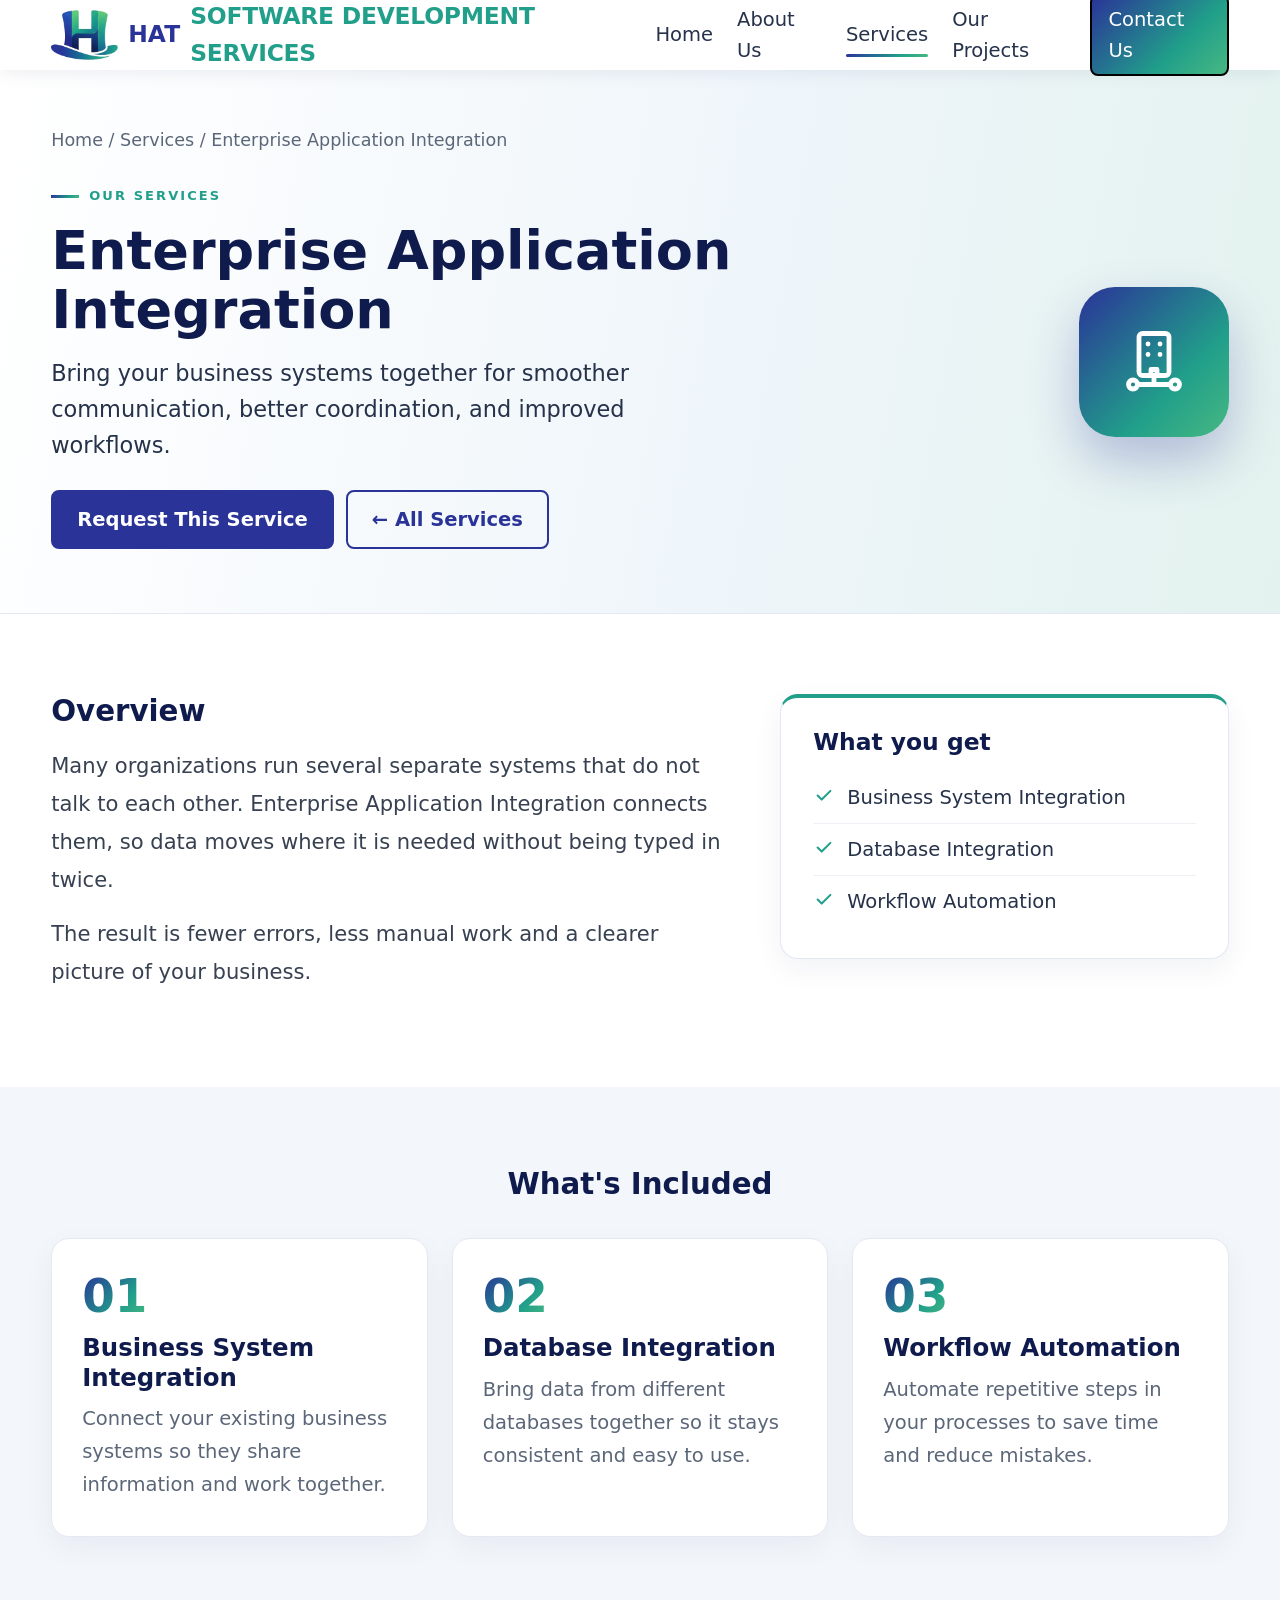
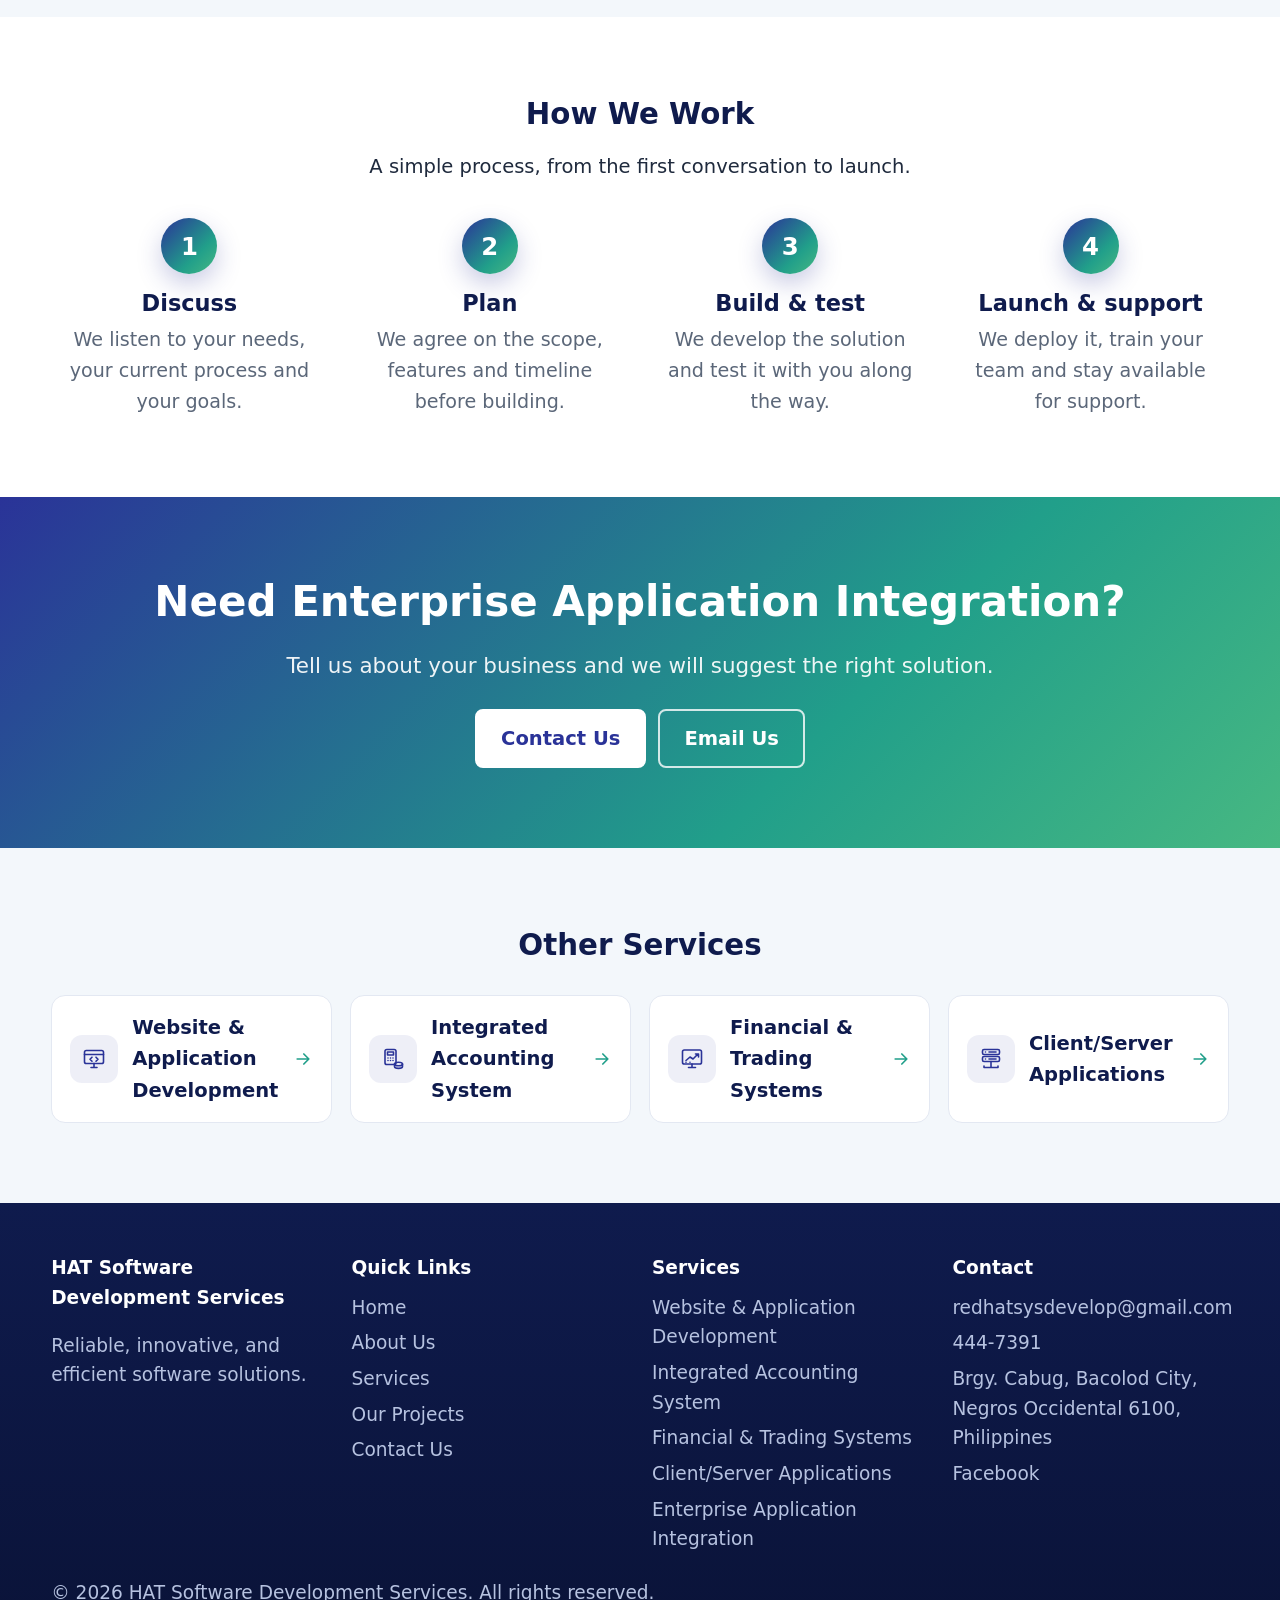
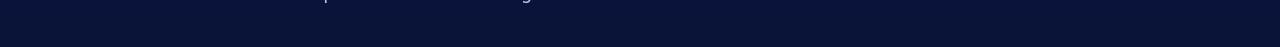
<file: services/service-enterprise-application-integration.html>
<!DOCTYPE html>
<html lang="en">

<head>
    <meta charset="UTF-8">
    <meta name="viewport" content="width=device-width, initial-scale=1.0">
      <meta name="color-scheme" content="light">
    <meta name="description"
        content="Bring your business systems together for smoother communication, better coordination, and improved workflows. HAT Software Development Services.">
    <title>Enterprise Application Integration | HAT Software Development Services</title>
    <link rel="stylesheet" href="../style.css">
    <link rel="stylesheet" href="service.css">
</head>

<body>
    <svg width="0" height="0" style="position:absolute" aria-hidden="true" focusable="false">
        <symbol id="i-web" viewBox="0 0 24 24">
            <rect x="3" y="4" width="18" height="16" rx="2" fill="none" stroke="currentColor" stroke-width="1.8" />
            <path d="M3 9h18" fill="none" stroke="currentColor" stroke-width="1.8" />
        </symbol>
        <symbol id="i-code" viewBox="0 0 24 24">
            <path d="M8 7l-5 5 5 5M16 7l5 5-5 5M14 4l-4 16" fill="none" stroke="currentColor" stroke-width="1.8"
                stroke-linecap="round" stroke-linejoin="round" />
        </symbol>
        <symbol id="i-mobile" viewBox="0 0 24 24">
            <rect x="7" y="2.5" width="10" height="19" rx="2.5" fill="none" stroke="currentColor" stroke-width="1.8" />
            <path d="M11 18.5h2" fill="none" stroke="currentColor" stroke-width="1.8" stroke-linecap="round" />
        </symbol>
        <symbol id="i-support" viewBox="0 0 24 24">
            <path d="M4 13v-1a8 8 0 0116 0v1" fill="none" stroke="currentColor" stroke-width="1.8"
                stroke-linecap="round" />
            <rect x="3" y="13" width="4" height="6" rx="1.5" fill="none" stroke="currentColor" stroke-width="1.8" />
            <rect x="17" y="13" width="4" height="6" rx="1.5" fill="none" stroke="currentColor" stroke-width="1.8" />
        </symbol>
        <symbol id="i-cctv" viewBox="0 0 24 24">
            <rect x="2" y="7" width="14" height="8" rx="2" fill="none" stroke="currentColor" stroke-width="1.8" />
            <path d="M16 10l6-3v8l-6-3M8 15v5M5 20h6" fill="none" stroke="currentColor" stroke-width="1.8"
                stroke-linecap="round" stroke-linejoin="round" />
        </symbol>

        <!-- Accounting: calculator + coin -->
        <symbol id="i-accounting" viewBox="0 0 24 24">
            <g fill="none" stroke="currentColor" stroke-width="1.6" stroke-linecap="round" stroke-linejoin="round">
                <rect x="4" y="2.5" width="11" height="15" rx="1.8" />
                <rect x="6.5" y="5" width="6" height="3" />
                <path d="M7 11h.01M9.5 11h.01M12 11h.01M7 13.5h.01M9.5 13.5h.01M12 13.5h.01" />
                <ellipse cx="17.5" cy="17" rx="4" ry="1.8" />
                <path d="M13.5 17v2.6c0 1 1.8 1.8 4 1.8s4-.8 4-1.8V17" />
            </g>
        </symbol>
        <!-- Web / application development: monitor with code -->
        <symbol id="i-webapp" viewBox="0 0 24 24">
            <g fill="none" stroke="currentColor" stroke-width="1.6" stroke-linecap="round" stroke-linejoin="round">
                <rect x="2.5" y="3.5" width="19" height="13" rx="1.8" />
                <path d="M2.5 7.5h19M9 20.5h6M12 16.5v4" />
                <path d="M10 10.2l-2 2 2 2M14 10.2l2 2-2 2" />
            </g>
        </symbol>
        <!-- Financial & trading: chart board -->
        <symbol id="i-trading" viewBox="0 0 24 24">
            <g fill="none" stroke="currentColor" stroke-width="1.6" stroke-linecap="round" stroke-linejoin="round">
                <rect x="2.5" y="3" width="19" height="14" rx="1.8" />
                <path d="M12 17v3.5M8.5 20.5h7" />
                <path d="M6 13.5l4-3.5 3 2 5-5M15.5 7h3v3" />
                <path d="M6 15.2v.01M10 15.2v.01" />
            </g>
        </symbol>
        <!-- Client / server applications: server rack -->
        <symbol id="i-server" viewBox="0 0 24 24">
            <g fill="none" stroke="currentColor" stroke-width="1.6" stroke-linecap="round" stroke-linejoin="round">
                <rect x="3.5" y="2.5" width="17" height="5" rx="1.5" />
                <rect x="3.5" y="9.5" width="17" height="5" rx="1.5" />
                <path d="M6.5 5h.01M6.5 12h.01M10 5h7M10 12h7" />
                <path d="M12 14.5v3M5 20.5h14M12 17.5v3M5 20.5v-1.5M19 20.5v-1.5" />
            </g>
        </symbol>
        <!-- Enterprise integration: building with connections -->
        <symbol id="i-enterprise" viewBox="0 0 24 24">
            <g fill="none" stroke="currentColor" stroke-width="1.6" stroke-linecap="round" stroke-linejoin="round">
                <rect x="7" y="2.5" width="10" height="14" rx="1.2" />
                <path d="M10 6h.01M14 6h.01M10 9.5h.01M14 9.5h.01" />
                <path d="M11 16.5v-2h2v2" />
                <path d="M12 16.5v3M12 19.5H6.5M12 19.5h5.5" />
                <circle cx="5" cy="19.5" r="1.5" />
                <circle cx="19" cy="19.5" r="1.5" />
            </g>
        </symbol>
        <!-- Values icons -->
        <symbol id="i-shield" viewBox="0 0 24 24">
            <g fill="none" stroke="currentColor" stroke-width="1.6" stroke-linecap="round" stroke-linejoin="round">
                <path d="M12 3l7 3v5c0 4.5-3 8-7 10-4-2-7-5.5-7-10V6z" />
                <path d="M9 12l2 2 4-4" />
            </g>
        </symbol>
        <symbol id="i-custom" viewBox="0 0 24 24">
            <g fill="none" stroke="currentColor" stroke-width="1.6" stroke-linecap="round" stroke-linejoin="round">
                <path d="M4 7h8M18 7h2M4 17h2M12 17h8" />
                <circle cx="15" cy="7" r="2.5" />
                <circle cx="9" cy="17" r="2.5" />
            </g>
        </symbol>
        <symbol id="i-check" viewBox="0 0 24 24">
            <g fill="none" stroke="currentColor" stroke-width="2.2" stroke-linecap="round" stroke-linejoin="round">
                <path d="M5 12.5l4.5 4.5L19 7.5" />
            </g>
        </symbol>
        <symbol id="i-arrow" viewBox="0 0 24 24">
            <g fill="none" stroke="currentColor" stroke-width="2" stroke-linecap="round" stroke-linejoin="round">
                <path d="M5 12h14M13 6l6 6-6 6" />
            </g>
        </symbol>
    </svg>

    <header>
        <nav>
            <a href="../index.html#home" class="logo"><img src="../images/logo-mark.png" alt="HAT logo"> HAT
                <span>Software
                    Development Services</span></a>
            <button id="menuBtn" aria-label="Toggle menu">&#9776;</button>
            <div id="menu">
                <a href="../index.html#home">Home</a>
                <a href="../index.html#about">About Us</a>
                <a href="../index.html#services" class="active">Services</a>
                <a href="../index.html#projects">Our Projects</a>
                <a href="../index.html#contact" class="btn">Contact Us</a>
            </div>
        </nav>
    </header>

    <main>
        <!-- ===== PAGE HEADER ===== -->
        <section class="page-hero">
            <div class="wrap">
                <p class="crumbs"><a href="../index.html#home">Home</a> / <a href="../index.html#services">Services</a>
                    /
                    Enterprise Application Integration</p>
                <div class="page-hero-grid">
                    <div>
                        <span class="eyebrow">Our Services</span>
                        <h1>Enterprise Application Integration</h1>
                        <p class="lede">Bring your business systems together for smoother communication, better
                            coordination, and improved workflows.</p>
                        <div class="btns">
                            <a href="../index.html#contact" class="btn">Request This Service</a>
                            <a href="../index.html#services" class="btn outline">&larr; All Services</a>
                        </div>
                    </div>
                    <div class="hero-icon"><svg class="icon" aria-hidden="true">
                            <use href="#i-enterprise" />
                        </svg></div>
                </div>
            </div>
        </section>

        <!-- ===== OVERVIEW ===== -->
        <section>
            <div class="wrap">
                <div class="overview">
                    <div class="overview-text">
                        <h2>Overview</h2>
                        <p>Many organizations run several separate systems that do not talk to each other. Enterprise
                            Application Integration connects them, so data moves where it is needed without being typed
                            in twice.</p>
                        <p>The result is fewer errors, less manual work and a clearer picture of your business.</p>
                    </div>
                    <aside class="glance">
                        <h3>What you get</h3>
                        <ul>
                            <li><svg class="icon" aria-hidden="true">
                                    <use href="#i-check" />
                                </svg>Business System Integration</li>
                            <li><svg class="icon" aria-hidden="true">
                                    <use href="#i-check" />
                                </svg>Database Integration</li>
                            <li><svg class="icon" aria-hidden="true">
                                    <use href="#i-check" />
                                </svg>Workflow Automation</li>
                        </ul>
                    </aside>
                </div>
            </div>
        </section>

        <!-- ===== WHAT'S INCLUDED ===== -->
        <section class="gray">
            <div class="wrap center">
                <h2>What's Included</h2>
                <div class="features">
                    <div class="feature"><span class="feature-num">01</span>
                        <h3>Business System Integration</h3>
                        <p>Connect your existing business systems so they share information and work together.</p>
                    </div>
                    <div class="feature"><span class="feature-num">02</span>
                        <h3>Database Integration</h3>
                        <p>Bring data from different databases together so it stays consistent and easy to use.</p>
                    </div>
                    <div class="feature"><span class="feature-num">03</span>
                        <h3>Workflow Automation</h3>
                        <p>Automate repetitive steps in your processes to save time and reduce mistakes.</p>
                    </div>
                </div>
            </div>
        </section>

        <!-- ===== HOW WE WORK ===== -->
        <section>
            <div class="wrap center">
                <h2>How We Work</h2>
                <p class="muted">A simple process, from the first conversation to launch.</p>
                <div class="steps">
                    <div class="step"><span class="step-no">1</span>
                        <h3>Discuss</h3>
                        <p>We listen to your needs, your current process and your goals.</p>
                    </div>
                    <div class="step"><span class="step-no">2</span>
                        <h3>Plan</h3>
                        <p>We agree on the scope, features and timeline before building.</p>
                    </div>
                    <div class="step"><span class="step-no">3</span>
                        <h3>Build &amp; test</h3>
                        <p>We develop the solution and test it with you along the way.</p>
                    </div>
                    <div class="step"><span class="step-no">4</span>
                        <h3>Launch &amp; support</h3>
                        <p>We deploy it, train your team and stay available for support.</p>
                    </div>
                </div>
            </div>
        </section>

        <!-- ===== CALL TO ACTION ===== -->
        <section class="cta">
            <div class="wrap">
                <h2>Need Enterprise Application Integration?</h2>
                <p>Tell us about your business and we will suggest the right solution.</p>
                <div class="btns">
                    <a href="../index.html#contact" class="btn">Contact Us</a>
                    <a href="mailto:redhatsysdevelop@gmail.com?subject=Inquiry%20about%20Enterprise%20Application%20Integration"
                        class="btn outline">Email Us</a>
                </div>
            </div>
        </section>

        <!-- ===== OTHER SERVICES ===== -->
        <section class="gray">
            <div class="wrap center">
                <h2>Other Services</h2>
                <div class="others"><a class="other-card" href="service-website-development.html"><span
                            class="icon-badge"><svg class="icon" aria-hidden="true">
                                <use href="#i-webapp" />
                            </svg></span><span>Website &amp; Application Development</span><svg class="icon arrow"
                            aria-hidden="true">
                            <use href="#i-arrow" />
                        </svg></a><a class="other-card" href="service-integrated-accounting-system.html"><span
                            class="icon-badge"><svg class="icon" aria-hidden="true">
                                <use href="#i-accounting" />
                            </svg></span><span>Integrated Accounting System</span><svg class="icon arrow"
                            aria-hidden="true">
                            <use href="#i-arrow" />
                        </svg></a><a class="other-card" href="service-financial-trading-systems.html"><span
                            class="icon-badge"><svg class="icon" aria-hidden="true">
                                <use href="#i-trading" />
                            </svg></span><span>Financial &amp; Trading Systems</span><svg class="icon arrow"
                            aria-hidden="true">
                            <use href="#i-arrow" />
                        </svg></a><a class="other-card" href="service-client-server-applications.html"><span
                            class="icon-badge"><svg class="icon" aria-hidden="true">
                                <use href="#i-server" />
                            </svg></span><span>Client/Server Applications</span><svg class="icon arrow"
                            aria-hidden="true">
                            <use href="#i-arrow" />
                        </svg></a></div>
            </div>
        </section>
    </main>

    <footer>
        <div class="wrap">
            <div class="cols">
                <div>
                    <h4>HAT Software Development Services</h4>
                    <p>Reliable, innovative, and efficient software solutions.</p>
                </div>
                <div>
                    <h4>Quick Links</h4>
                    <ul>
                        <li><a href="../index.html#home">Home</a></li>
                        <li><a href="../index.html#about">About Us</a></li>
                        <li><a href="../index.html#services">Services</a></li>
                        <li><a href="../index.html#projects">Our Projects</a></li>
                        <li><a href="../index.html#contact">Contact Us</a></li>
                    </ul>
                </div>
                <div>
                    <h4>Services</h4>
                    <ul>
                        <li><a href="service-website-development.html">Website &amp; Application Development</a></li>
                        <li><a href="service-integrated-accounting-system.html">Integrated Accounting System</a></li>
                        <li><a href="service-financial-trading-systems.html">Financial &amp; Trading Systems</a></li>
                        <li><a href="service-client-server-applications.html">Client/Server Applications</a></li>
                        <li><a href="service-enterprise-application-integration.html">Enterprise Application
                                Integration</a></li>
                    </ul>
                </div>
                <div>
                    <h4>Contact</h4>
                    <ul>
                        <li><a href="mailto:redhatsysdevelop@gmail.com">redhatsysdevelop@gmail.com</a></li>
                        <li><a href="tel:4447391">444-7391</a></li>
                        <li>Brgy. Cabug, Bacolod City, Negros Occidental 6100, Philippines</li>
                        <li><a href="https://www.facebook.com/hatsoftwaredeveloper" target="_blank"
                                rel="noopener">Facebook</a></li>
                    </ul>
                </div>
            </div>
            <p class="copy">&copy; <span id="year">2026</span> HAT Software Development Services. All rights reserved.
            </p>
        </div>
    </footer>

    <button id="top" aria-label="Back to top">&uarr;</button>
    <script src="service.js"></script>
</body>

</html>
</file>
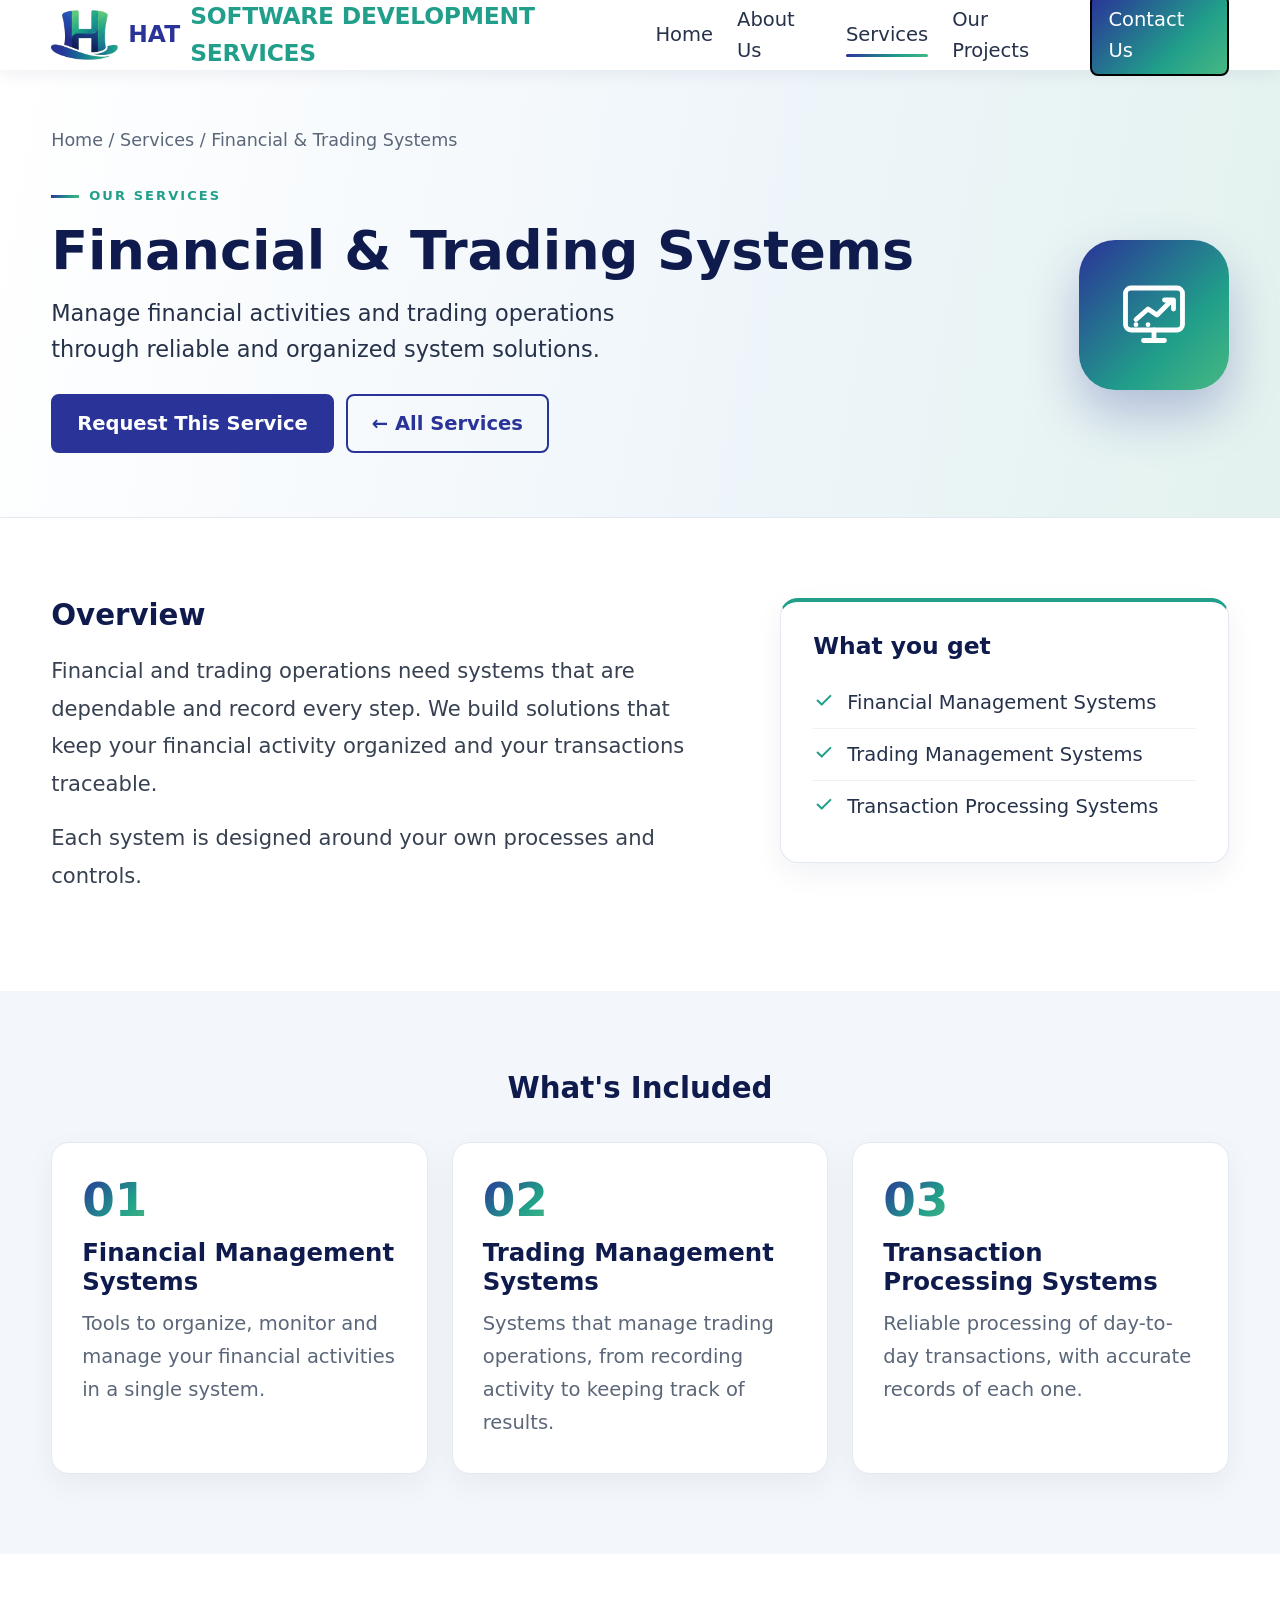
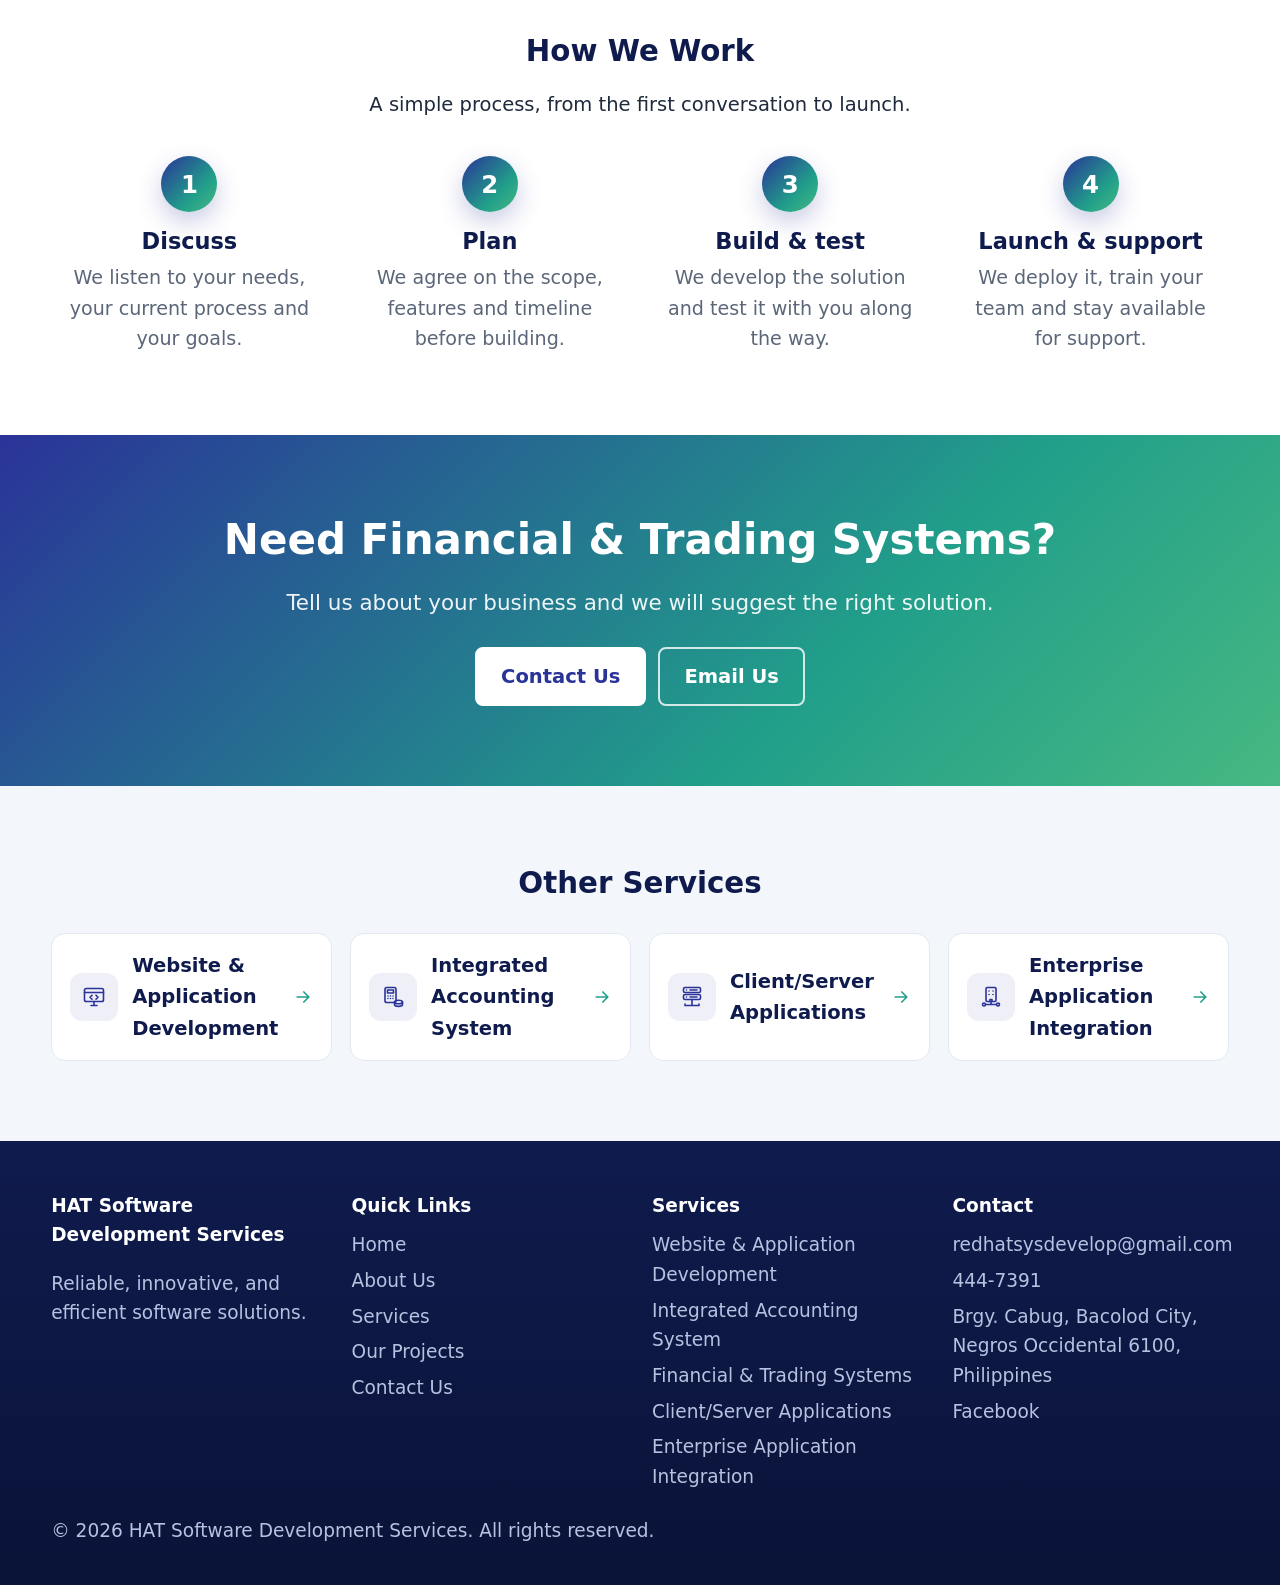
<file: services/service-financial-trading-systems.html>
<!DOCTYPE html>
<html lang="en">

<head>
    <meta charset="UTF-8">
    <meta name="viewport" content="width=device-width, initial-scale=1.0">
      <meta name="color-scheme" content="light">
    <meta name="description"
        content="Manage financial activities and trading operations through reliable and organized system solutions. HAT Software Development Services.">
    <title>Financial &amp; Trading Systems | HAT Software Development Services</title>
    <link rel="stylesheet" href="../style.css">
    <link rel="stylesheet" href="service.css">
</head>

<body>
    <svg width="0" height="0" style="position:absolute" aria-hidden="true" focusable="false">
        <symbol id="i-web" viewBox="0 0 24 24">
            <rect x="3" y="4" width="18" height="16" rx="2" fill="none" stroke="currentColor" stroke-width="1.8" />
            <path d="M3 9h18" fill="none" stroke="currentColor" stroke-width="1.8" />
        </symbol>
        <symbol id="i-code" viewBox="0 0 24 24">
            <path d="M8 7l-5 5 5 5M16 7l5 5-5 5M14 4l-4 16" fill="none" stroke="currentColor" stroke-width="1.8"
                stroke-linecap="round" stroke-linejoin="round" />
        </symbol>
        <symbol id="i-mobile" viewBox="0 0 24 24">
            <rect x="7" y="2.5" width="10" height="19" rx="2.5" fill="none" stroke="currentColor" stroke-width="1.8" />
            <path d="M11 18.5h2" fill="none" stroke="currentColor" stroke-width="1.8" stroke-linecap="round" />
        </symbol>
        <symbol id="i-support" viewBox="0 0 24 24">
            <path d="M4 13v-1a8 8 0 0116 0v1" fill="none" stroke="currentColor" stroke-width="1.8"
                stroke-linecap="round" />
            <rect x="3" y="13" width="4" height="6" rx="1.5" fill="none" stroke="currentColor" stroke-width="1.8" />
            <rect x="17" y="13" width="4" height="6" rx="1.5" fill="none" stroke="currentColor" stroke-width="1.8" />
        </symbol>
        <symbol id="i-cctv" viewBox="0 0 24 24">
            <rect x="2" y="7" width="14" height="8" rx="2" fill="none" stroke="currentColor" stroke-width="1.8" />
            <path d="M16 10l6-3v8l-6-3M8 15v5M5 20h6" fill="none" stroke="currentColor" stroke-width="1.8"
                stroke-linecap="round" stroke-linejoin="round" />
        </symbol>

        <!-- Accounting: calculator + coin -->
        <symbol id="i-accounting" viewBox="0 0 24 24">
            <g fill="none" stroke="currentColor" stroke-width="1.6" stroke-linecap="round" stroke-linejoin="round">
                <rect x="4" y="2.5" width="11" height="15" rx="1.8" />
                <rect x="6.5" y="5" width="6" height="3" />
                <path d="M7 11h.01M9.5 11h.01M12 11h.01M7 13.5h.01M9.5 13.5h.01M12 13.5h.01" />
                <ellipse cx="17.5" cy="17" rx="4" ry="1.8" />
                <path d="M13.5 17v2.6c0 1 1.8 1.8 4 1.8s4-.8 4-1.8V17" />
            </g>
        </symbol>
        <!-- Web / application development: monitor with code -->
        <symbol id="i-webapp" viewBox="0 0 24 24">
            <g fill="none" stroke="currentColor" stroke-width="1.6" stroke-linecap="round" stroke-linejoin="round">
                <rect x="2.5" y="3.5" width="19" height="13" rx="1.8" />
                <path d="M2.5 7.5h19M9 20.5h6M12 16.5v4" />
                <path d="M10 10.2l-2 2 2 2M14 10.2l2 2-2 2" />
            </g>
        </symbol>
        <!-- Financial & trading: chart board -->
        <symbol id="i-trading" viewBox="0 0 24 24">
            <g fill="none" stroke="currentColor" stroke-width="1.6" stroke-linecap="round" stroke-linejoin="round">
                <rect x="2.5" y="3" width="19" height="14" rx="1.8" />
                <path d="M12 17v3.5M8.5 20.5h7" />
                <path d="M6 13.5l4-3.5 3 2 5-5M15.5 7h3v3" />
                <path d="M6 15.2v.01M10 15.2v.01" />
            </g>
        </symbol>
        <!-- Client / server applications: server rack -->
        <symbol id="i-server" viewBox="0 0 24 24">
            <g fill="none" stroke="currentColor" stroke-width="1.6" stroke-linecap="round" stroke-linejoin="round">
                <rect x="3.5" y="2.5" width="17" height="5" rx="1.5" />
                <rect x="3.5" y="9.5" width="17" height="5" rx="1.5" />
                <path d="M6.5 5h.01M6.5 12h.01M10 5h7M10 12h7" />
                <path d="M12 14.5v3M5 20.5h14M12 17.5v3M5 20.5v-1.5M19 20.5v-1.5" />
            </g>
        </symbol>
        <!-- Enterprise integration: building with connections -->
        <symbol id="i-enterprise" viewBox="0 0 24 24">
            <g fill="none" stroke="currentColor" stroke-width="1.6" stroke-linecap="round" stroke-linejoin="round">
                <rect x="7" y="2.5" width="10" height="14" rx="1.2" />
                <path d="M10 6h.01M14 6h.01M10 9.5h.01M14 9.5h.01" />
                <path d="M11 16.5v-2h2v2" />
                <path d="M12 16.5v3M12 19.5H6.5M12 19.5h5.5" />
                <circle cx="5" cy="19.5" r="1.5" />
                <circle cx="19" cy="19.5" r="1.5" />
            </g>
        </symbol>
        <!-- Values icons -->
        <symbol id="i-shield" viewBox="0 0 24 24">
            <g fill="none" stroke="currentColor" stroke-width="1.6" stroke-linecap="round" stroke-linejoin="round">
                <path d="M12 3l7 3v5c0 4.5-3 8-7 10-4-2-7-5.5-7-10V6z" />
                <path d="M9 12l2 2 4-4" />
            </g>
        </symbol>
        <symbol id="i-custom" viewBox="0 0 24 24">
            <g fill="none" stroke="currentColor" stroke-width="1.6" stroke-linecap="round" stroke-linejoin="round">
                <path d="M4 7h8M18 7h2M4 17h2M12 17h8" />
                <circle cx="15" cy="7" r="2.5" />
                <circle cx="9" cy="17" r="2.5" />
            </g>
        </symbol>
        <symbol id="i-check" viewBox="0 0 24 24">
            <g fill="none" stroke="currentColor" stroke-width="2.2" stroke-linecap="round" stroke-linejoin="round">
                <path d="M5 12.5l4.5 4.5L19 7.5" />
            </g>
        </symbol>
        <symbol id="i-arrow" viewBox="0 0 24 24">
            <g fill="none" stroke="currentColor" stroke-width="2" stroke-linecap="round" stroke-linejoin="round">
                <path d="M5 12h14M13 6l6 6-6 6" />
            </g>
        </symbol>
    </svg>

    <header>
        <nav>
            <a href="../index.html#home" class="logo"><img src="../images/logo-mark.png" alt="HAT logo"> HAT
                <span>Software
                    Development Services</span></a>
            <button id="menuBtn" aria-label="Toggle menu">&#9776;</button>
            <div id="menu">
                <a href="../index.html#home">Home</a>
                <a href="../index.html#about">About Us</a>
                <a href="../index.html#services" class="active">Services</a>
                <a href="../index.html#projects">Our Projects</a>
                <a href="../ndex.html#contact" class="btn">Contact Us</a>
            </div>
        </nav>
    </header>

    <main>
        <!-- ===== PAGE HEADER ===== -->
        <section class="page-hero">
            <div class="wrap">
                <p class="crumbs"><a href="../index.html#home">Home</a> / <a href="../index.html#services">Services</a>
                    /
                    Financial &amp; Trading Systems</p>
                <div class="page-hero-grid">
                    <div>
                        <span class="eyebrow">Our Services</span>
                        <h1>Financial &amp; Trading Systems</h1>
                        <p class="lede">Manage financial activities and trading operations through reliable and
                            organized system solutions.</p>
                        <div class="btns">
                            <a href="../index.html#contact" class="btn">Request This Service</a>
                            <a href="../index.html#services" class="btn outline">&larr; All Services</a>
                        </div>
                    </div>
                    <div class="hero-icon"><svg class="icon" aria-hidden="true">
                            <use href="#i-trading" />
                        </svg></div>
                </div>
            </div>
        </section>

        <!-- ===== OVERVIEW ===== -->
        <section>
            <div class="wrap">
                <div class="overview">
                    <div class="overview-text">
                        <h2>Overview</h2>
                        <p>Financial and trading operations need systems that are dependable and record every step. We
                            build solutions that keep your financial activity organized and your transactions traceable.
                        </p>
                        <p>Each system is designed around your own processes and controls.</p>
                    </div>
                    <aside class="glance">
                        <h3>What you get</h3>
                        <ul>
                            <li><svg class="icon" aria-hidden="true">
                                    <use href="#i-check" />
                                </svg>Financial Management Systems</li>
                            <li><svg class="icon" aria-hidden="true">
                                    <use href="#i-check" />
                                </svg>Trading Management Systems</li>
                            <li><svg class="icon" aria-hidden="true">
                                    <use href="#i-check" />
                                </svg>Transaction Processing Systems</li>
                        </ul>
                    </aside>
                </div>
            </div>
        </section>

        <!-- ===== WHAT'S INCLUDED ===== -->
        <section class="gray">
            <div class="wrap center">
                <h2>What's Included</h2>
                <div class="features">
                    <div class="feature"><span class="feature-num">01</span>
                        <h3>Financial Management Systems</h3>
                        <p>Tools to organize, monitor and manage your financial activities in a single system.</p>
                    </div>
                    <div class="feature"><span class="feature-num">02</span>
                        <h3>Trading Management Systems</h3>
                        <p>Systems that manage trading operations, from recording activity to keeping track of results.
                        </p>
                    </div>
                    <div class="feature"><span class="feature-num">03</span>
                        <h3>Transaction Processing Systems</h3>
                        <p>Reliable processing of day-to-day transactions, with accurate records of each one.</p>
                    </div>
                </div>
            </div>
        </section>

        <!-- ===== HOW WE WORK ===== -->
        <section>
            <div class="wrap center">
                <h2>How We Work</h2>
                <p class="muted">A simple process, from the first conversation to launch.</p>
                <div class="steps">
                    <div class="step"><span class="step-no">1</span>
                        <h3>Discuss</h3>
                        <p>We listen to your needs, your current process and your goals.</p>
                    </div>
                    <div class="step"><span class="step-no">2</span>
                        <h3>Plan</h3>
                        <p>We agree on the scope, features and timeline before building.</p>
                    </div>
                    <div class="step"><span class="step-no">3</span>
                        <h3>Build &amp; test</h3>
                        <p>We develop the solution and test it with you along the way.</p>
                    </div>
                    <div class="step"><span class="step-no">4</span>
                        <h3>Launch &amp; support</h3>
                        <p>We deploy it, train your team and stay available for support.</p>
                    </div>
                </div>
            </div>
        </section>

        <!-- ===== CALL TO ACTION ===== -->
        <section class="cta">
            <div class="wrap">
                <h2>Need Financial &amp; Trading Systems?</h2>
                <p>Tell us about your business and we will suggest the right solution.</p>
                <div class="btns">
                    <a href="../index.html#contact" class="btn">Contact Us</a>
                    <a href="mailto:redhatsysdevelop@gmail.com?subject=Inquiry%20about%20Financial%20and%20Trading%20Systems"
                        class="btn outline">Email Us</a>
                </div>
            </div>
        </section>

        <!-- ===== OTHER SERVICES ===== -->
        <section class="gray">
            <div class="wrap center">
                <h2>Other Services</h2>
                <div class="others"><a class="other-card" href="service-website-development.html"><span
                            class="icon-badge"><svg class="icon" aria-hidden="true">
                                <use href="#i-webapp" />
                            </svg></span><span>Website &amp; Application Development</span><svg class="icon arrow"
                            aria-hidden="true">
                            <use href="#i-arrow" />
                        </svg></a><a class="other-card" href="service-integrated-accounting-system.html"><span
                            class="icon-badge"><svg class="icon" aria-hidden="true">
                                <use href="#i-accounting" />
                            </svg></span><span>Integrated Accounting System</span><svg class="icon arrow"
                            aria-hidden="true">
                            <use href="#i-arrow" />
                        </svg></a><a class="other-card" href="service-client-server-applications.html"><span
                            class="icon-badge"><svg class="icon" aria-hidden="true">
                                <use href="#i-server" />
                            </svg></span><span>Client/Server Applications</span><svg class="icon arrow"
                            aria-hidden="true">
                            <use href="#i-arrow" />
                        </svg></a><a class="other-card" href="service-enterprise-application-integration.html"><span
                            class="icon-badge"><svg class="icon" aria-hidden="true">
                                <use href="#i-enterprise" />
                            </svg></span><span>Enterprise Application Integration</span><svg class="icon arrow"
                            aria-hidden="true">
                            <use href="#i-arrow" />
                        </svg></a></div>
            </div>
        </section>
    </main>

    <footer>
        <div class="wrap">
            <div class="cols">
                <div>
                    <h4>HAT Software Development Services</h4>
                    <p>Reliable, innovative, and efficient software solutions.</p>
                </div>
                <div>
                    <h4>Quick Links</h4>
                    <ul>
                        <li><a href="../index.html#home">Home</a></li>
                        <li><a href="../index.html#about">About Us</a></li>
                        <li><a href="../index.html#services">Services</a></li>
                        <li><a href="../index.html#projects">Our Projects</a></li>
                        <li><a href="../index.html#contact">Contact Us</a></li>
                    </ul>
                </div>
                <div>
                    <h4>Services</h4>
                    <ul>
                        <li><a href="service-website-development.html">Website &amp; Application Development</a></li>
                        <li><a href="service-integrated-accounting-system.html">Integrated Accounting System</a></li>
                        <li><a href="service-financial-trading-systems.html">Financial &amp; Trading Systems</a></li>
                        <li><a href="service-client-server-applications.html">Client/Server Applications</a></li>
                        <li><a href="service-enterprise-application-integration.html">Enterprise Application
                                Integration</a></li>
                    </ul>
                </div>
                <div>
                    <h4>Contact</h4>
                    <ul>
                        <li><a href="mailto:redhatsysdevelop@gmail.com">redhatsysdevelop@gmail.com</a></li>
                        <li><a href="tel:4447391">444-7391</a></li>
                        <li>Brgy. Cabug, Bacolod City, Negros Occidental 6100, Philippines</li>
                        <li><a href="https://www.facebook.com/hatsoftwaredeveloper" target="_blank"
                                rel="noopener">Facebook</a></li>
                    </ul>
                </div>
            </div>
            <p class="copy">&copy; <span id="year">2026</span> HAT Software Development Services. All rights reserved.
            </p>
        </div>
    </footer>

    <button id="top" aria-label="Back to top">&uarr;</button>
    <script src="service.js"></script>
</body>

</html>
</file>
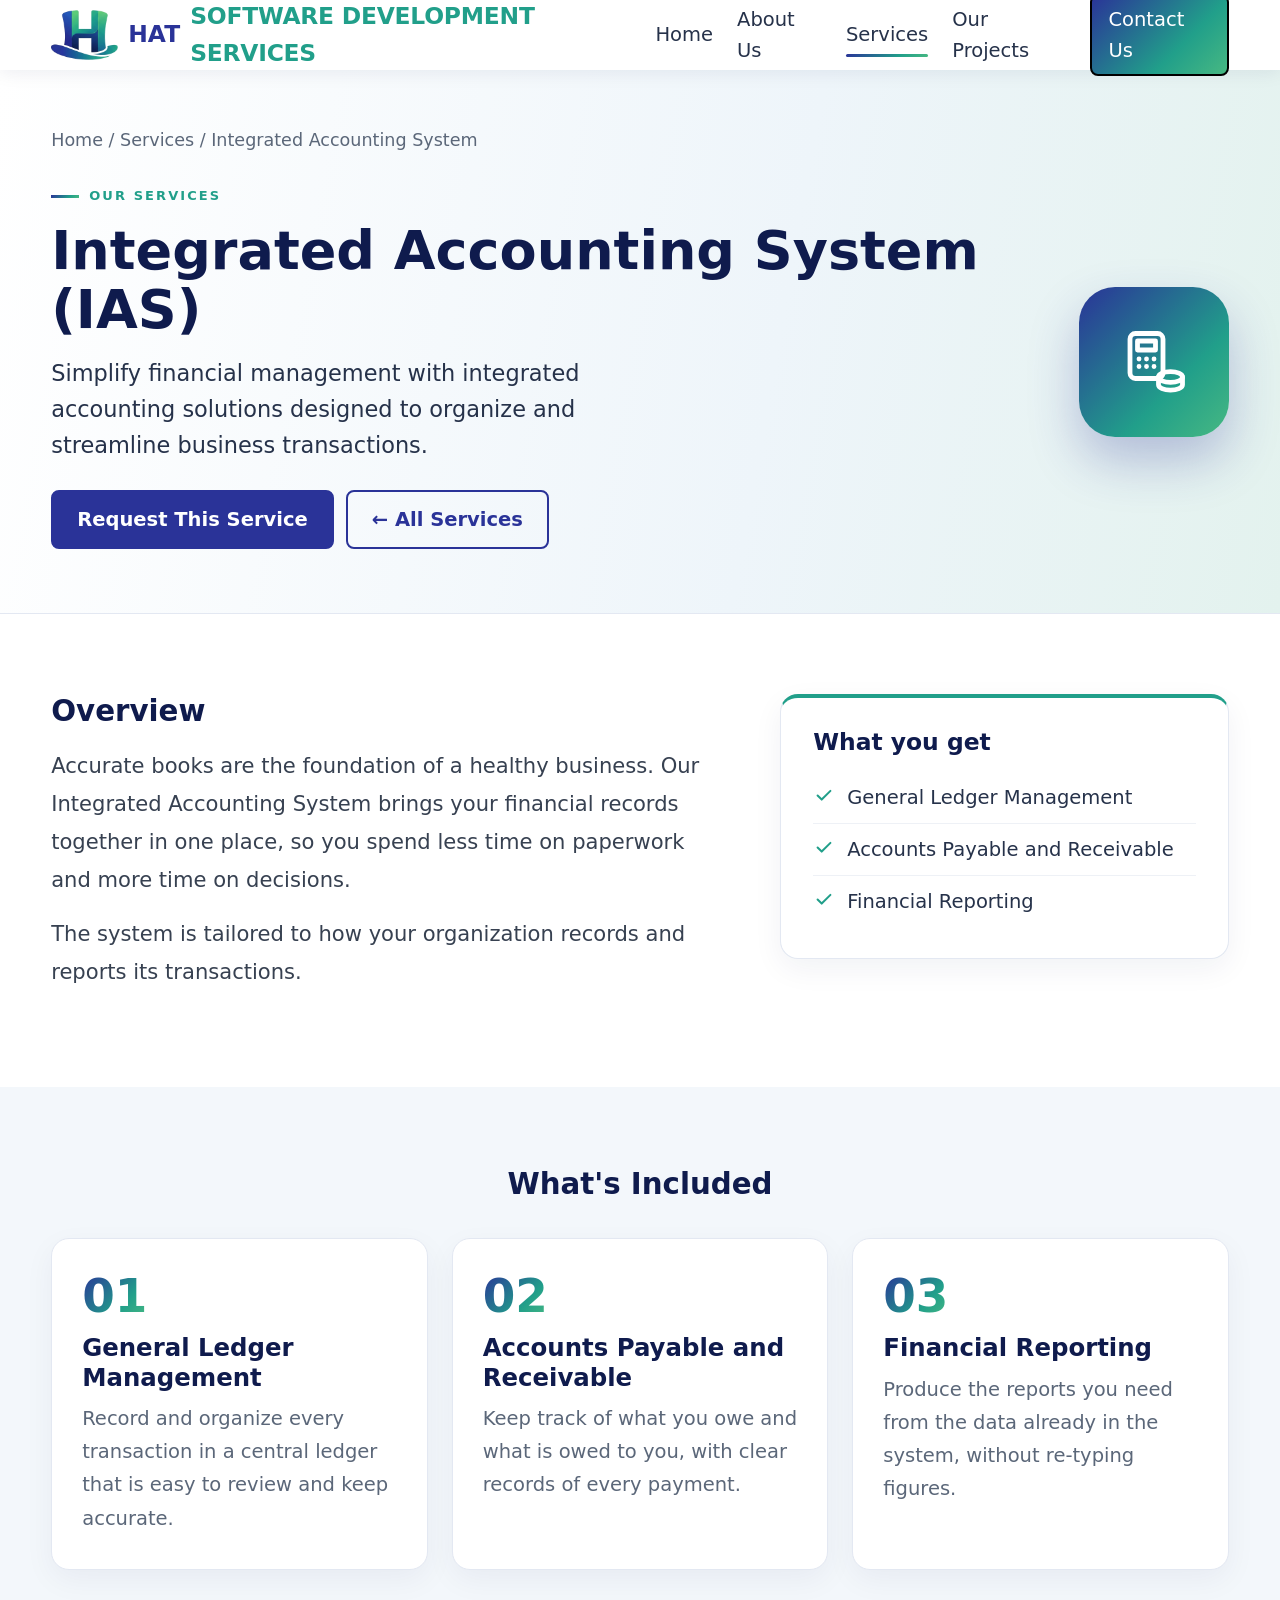
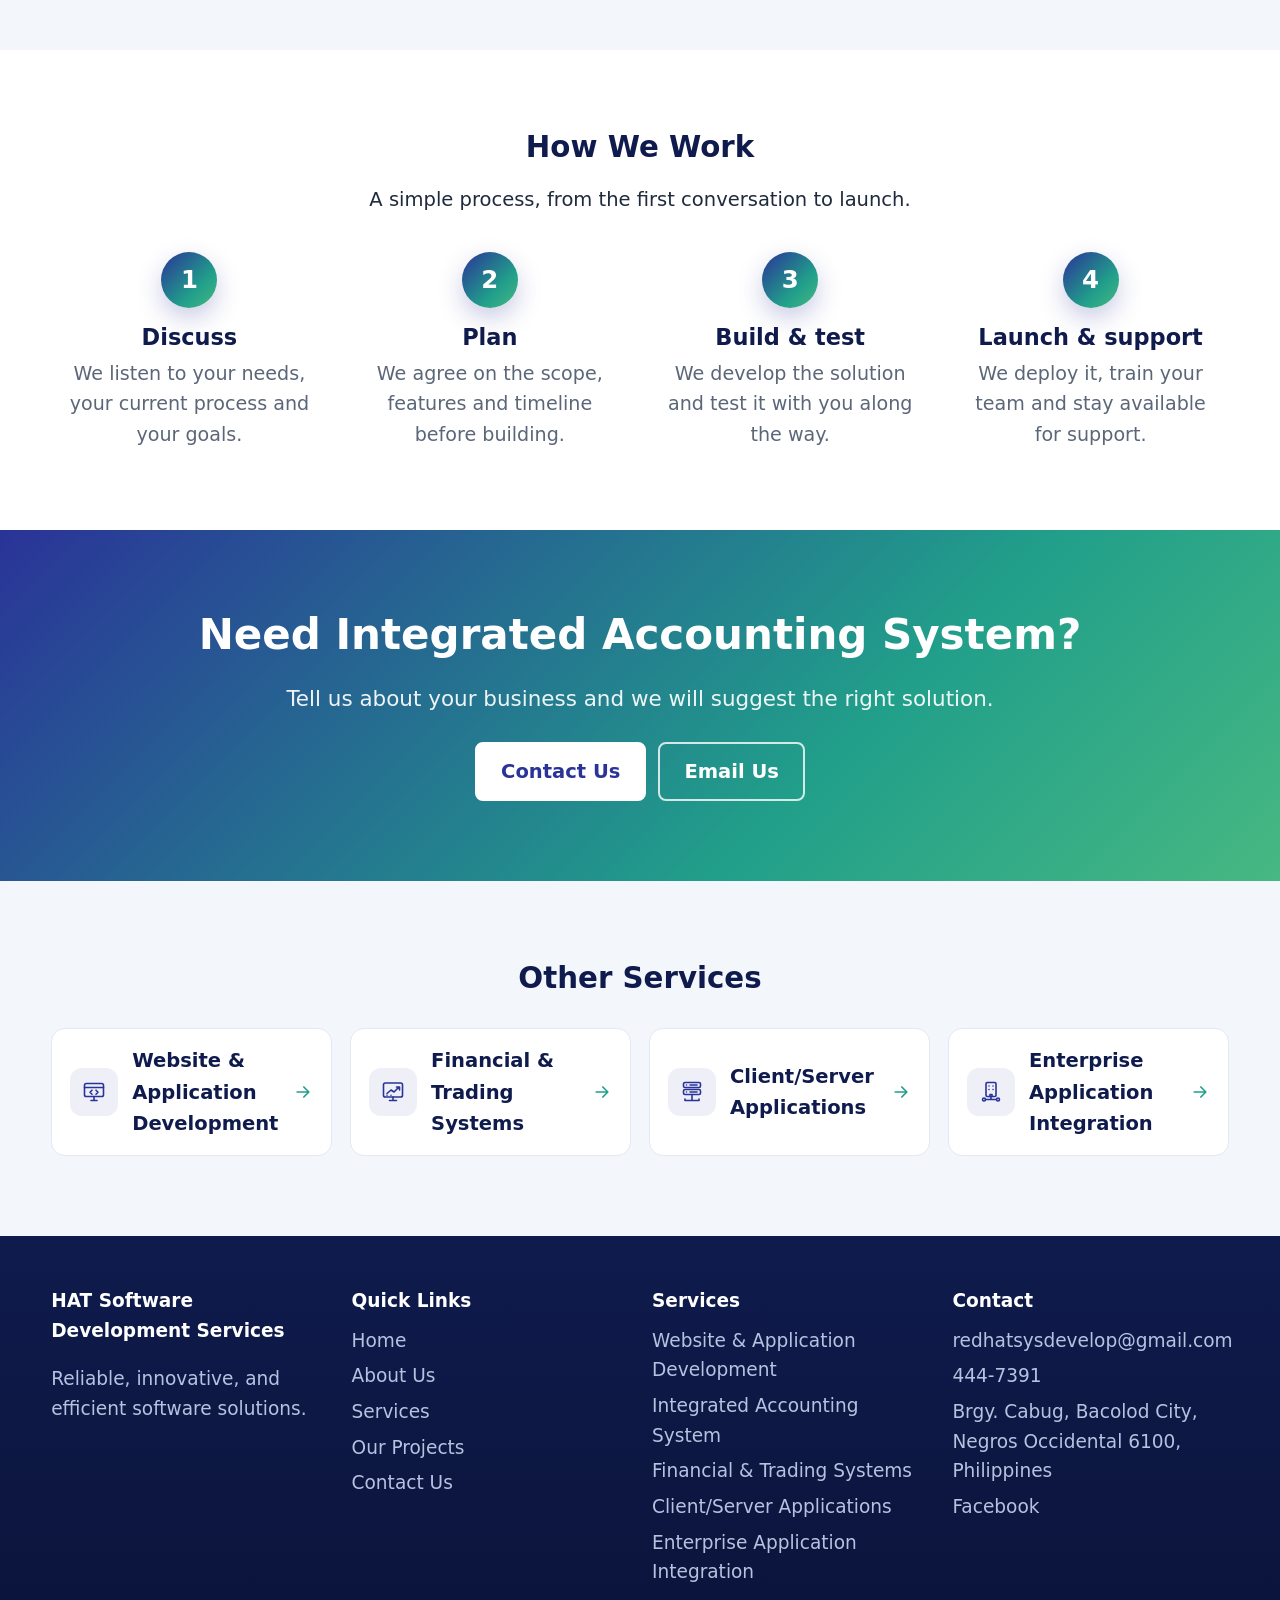
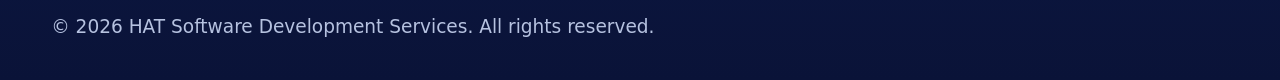
<file: services/service-integrated-accounting-system.html>
<!DOCTYPE html>
<html lang="en">

<head>
    <meta charset="UTF-8">
    <meta name="viewport" content="width=device-width, initial-scale=1.0">
      <meta name="color-scheme" content="light">
    <meta name="description"
        content="Simplify financial management with integrated accounting solutions designed to organize and streamline business transactions. HAT Software Development Services.">
    <title>Integrated Accounting System (IAS) | HAT Software Development Services</title>
    <link rel="stylesheet" href="../style.css">
    <link rel="stylesheet" href="service.css">
</head>

<body>
    <svg width="0" height="0" style="position:absolute" aria-hidden="true" focusable="false">
        <symbol id="i-web" viewBox="0 0 24 24">
            <rect x="3" y="4" width="18" height="16" rx="2" fill="none" stroke="currentColor" stroke-width="1.8" />
            <path d="M3 9h18" fill="none" stroke="currentColor" stroke-width="1.8" />
        </symbol>
        <symbol id="i-code" viewBox="0 0 24 24">
            <path d="M8 7l-5 5 5 5M16 7l5 5-5 5M14 4l-4 16" fill="none" stroke="currentColor" stroke-width="1.8"
                stroke-linecap="round" stroke-linejoin="round" />
        </symbol>
        <symbol id="i-mobile" viewBox="0 0 24 24">
            <rect x="7" y="2.5" width="10" height="19" rx="2.5" fill="none" stroke="currentColor" stroke-width="1.8" />
            <path d="M11 18.5h2" fill="none" stroke="currentColor" stroke-width="1.8" stroke-linecap="round" />
        </symbol>
        <symbol id="i-support" viewBox="0 0 24 24">
            <path d="M4 13v-1a8 8 0 0116 0v1" fill="none" stroke="currentColor" stroke-width="1.8"
                stroke-linecap="round" />
            <rect x="3" y="13" width="4" height="6" rx="1.5" fill="none" stroke="currentColor" stroke-width="1.8" />
            <rect x="17" y="13" width="4" height="6" rx="1.5" fill="none" stroke="currentColor" stroke-width="1.8" />
        </symbol>
        <symbol id="i-cctv" viewBox="0 0 24 24">
            <rect x="2" y="7" width="14" height="8" rx="2" fill="none" stroke="currentColor" stroke-width="1.8" />
            <path d="M16 10l6-3v8l-6-3M8 15v5M5 20h6" fill="none" stroke="currentColor" stroke-width="1.8"
                stroke-linecap="round" stroke-linejoin="round" />
        </symbol>

        <!-- Accounting: calculator + coin -->
        <symbol id="i-accounting" viewBox="0 0 24 24">
            <g fill="none" stroke="currentColor" stroke-width="1.6" stroke-linecap="round" stroke-linejoin="round">
                <rect x="4" y="2.5" width="11" height="15" rx="1.8" />
                <rect x="6.5" y="5" width="6" height="3" />
                <path d="M7 11h.01M9.5 11h.01M12 11h.01M7 13.5h.01M9.5 13.5h.01M12 13.5h.01" />
                <ellipse cx="17.5" cy="17" rx="4" ry="1.8" />
                <path d="M13.5 17v2.6c0 1 1.8 1.8 4 1.8s4-.8 4-1.8V17" />
            </g>
        </symbol>
        <!-- Web / application development: monitor with code -->
        <symbol id="i-webapp" viewBox="0 0 24 24">
            <g fill="none" stroke="currentColor" stroke-width="1.6" stroke-linecap="round" stroke-linejoin="round">
                <rect x="2.5" y="3.5" width="19" height="13" rx="1.8" />
                <path d="M2.5 7.5h19M9 20.5h6M12 16.5v4" />
                <path d="M10 10.2l-2 2 2 2M14 10.2l2 2-2 2" />
            </g>
        </symbol>
        <!-- Financial & trading: chart board -->
        <symbol id="i-trading" viewBox="0 0 24 24">
            <g fill="none" stroke="currentColor" stroke-width="1.6" stroke-linecap="round" stroke-linejoin="round">
                <rect x="2.5" y="3" width="19" height="14" rx="1.8" />
                <path d="M12 17v3.5M8.5 20.5h7" />
                <path d="M6 13.5l4-3.5 3 2 5-5M15.5 7h3v3" />
                <path d="M6 15.2v.01M10 15.2v.01" />
            </g>
        </symbol>
        <!-- Client / server applications: server rack -->
        <symbol id="i-server" viewBox="0 0 24 24">
            <g fill="none" stroke="currentColor" stroke-width="1.6" stroke-linecap="round" stroke-linejoin="round">
                <rect x="3.5" y="2.5" width="17" height="5" rx="1.5" />
                <rect x="3.5" y="9.5" width="17" height="5" rx="1.5" />
                <path d="M6.5 5h.01M6.5 12h.01M10 5h7M10 12h7" />
                <path d="M12 14.5v3M5 20.5h14M12 17.5v3M5 20.5v-1.5M19 20.5v-1.5" />
            </g>
        </symbol>
        <!-- Enterprise integration: building with connections -->
        <symbol id="i-enterprise" viewBox="0 0 24 24">
            <g fill="none" stroke="currentColor" stroke-width="1.6" stroke-linecap="round" stroke-linejoin="round">
                <rect x="7" y="2.5" width="10" height="14" rx="1.2" />
                <path d="M10 6h.01M14 6h.01M10 9.5h.01M14 9.5h.01" />
                <path d="M11 16.5v-2h2v2" />
                <path d="M12 16.5v3M12 19.5H6.5M12 19.5h5.5" />
                <circle cx="5" cy="19.5" r="1.5" />
                <circle cx="19" cy="19.5" r="1.5" />
            </g>
        </symbol>
        <!-- Values icons -->
        <symbol id="i-shield" viewBox="0 0 24 24">
            <g fill="none" stroke="currentColor" stroke-width="1.6" stroke-linecap="round" stroke-linejoin="round">
                <path d="M12 3l7 3v5c0 4.5-3 8-7 10-4-2-7-5.5-7-10V6z" />
                <path d="M9 12l2 2 4-4" />
            </g>
        </symbol>
        <symbol id="i-custom" viewBox="0 0 24 24">
            <g fill="none" stroke="currentColor" stroke-width="1.6" stroke-linecap="round" stroke-linejoin="round">
                <path d="M4 7h8M18 7h2M4 17h2M12 17h8" />
                <circle cx="15" cy="7" r="2.5" />
                <circle cx="9" cy="17" r="2.5" />
            </g>
        </symbol>
        <symbol id="i-check" viewBox="0 0 24 24">
            <g fill="none" stroke="currentColor" stroke-width="2.2" stroke-linecap="round" stroke-linejoin="round">
                <path d="M5 12.5l4.5 4.5L19 7.5" />
            </g>
        </symbol>
        <symbol id="i-arrow" viewBox="0 0 24 24">
            <g fill="none" stroke="currentColor" stroke-width="2" stroke-linecap="round" stroke-linejoin="round">
                <path d="M5 12h14M13 6l6 6-6 6" />
            </g>
        </symbol>
    </svg>

    <header>
        <nav>
            <a href="../index.html#home" class="logo"><img src="../images/logo-mark.png" alt="HAT logo"> HAT
                <span>Software
                    Development Services</span></a>
            <button id="menuBtn" aria-label="Toggle menu">&#9776;</button>
            <div id="menu">
                <a href="../index.html#home">Home</a>
                <a href="../index.html#about">About Us</a>
                <a href="../index.html#services" class="active">Services</a>
                <a href="../index.html#projects">Our Projects</a>
                <a href="../index.html#contact" class="btn">Contact Us</a>
            </div>
        </nav>
    </header>

    <main>
        <!-- ===== PAGE HEADER ===== -->
        <section class="page-hero">
            <div class="wrap">
                <p class="crumbs"><a href="../index.html#home">Home</a> / <a href="../index.html#services">Services</a>
                    /
                    Integrated Accounting System</p>
                <div class="page-hero-grid">
                    <div>
                        <span class="eyebrow">Our Services</span>
                        <h1>Integrated Accounting System (IAS)</h1>
                        <p class="lede">Simplify financial management with integrated accounting solutions designed to
                            organize and streamline business transactions.</p>
                        <div class="btns">
                            <a href="../index.html#contact" class="btn">Request This Service</a>
                            <a href="../index.html#services" class="btn outline">&larr; All Services</a>
                        </div>
                    </div>
                    <div class="hero-icon"><svg class="icon" aria-hidden="true">
                            <use href="#i-accounting" />
                        </svg></div>
                </div>
            </div>
        </section>

        <!-- ===== OVERVIEW ===== -->
        <section>
            <div class="wrap">
                <div class="overview">
                    <div class="overview-text">
                        <h2>Overview</h2>
                        <p>Accurate books are the foundation of a healthy business. Our Integrated Accounting System
                            brings your financial records together in one place, so you spend less time on paperwork and
                            more time on decisions.</p>
                        <p>The system is tailored to how your organization records and reports its transactions.</p>
                    </div>
                    <aside class="glance">
                        <h3>What you get</h3>
                        <ul>
                            <li><svg class="icon" aria-hidden="true">
                                    <use href="#i-check" />
                                </svg>General Ledger Management</li>
                            <li><svg class="icon" aria-hidden="true">
                                    <use href="#i-check" />
                                </svg>Accounts Payable and Receivable</li>
                            <li><svg class="icon" aria-hidden="true">
                                    <use href="#i-check" />
                                </svg>Financial Reporting</li>
                        </ul>
                    </aside>
                </div>
            </div>
        </section>

        <!-- ===== WHAT'S INCLUDED ===== -->
        <section class="gray">
            <div class="wrap center">
                <h2>What's Included</h2>
                <div class="features">
                    <div class="feature"><span class="feature-num">01</span>
                        <h3>General Ledger Management</h3>
                        <p>Record and organize every transaction in a central ledger that is easy to review and keep
                            accurate.</p>
                    </div>
                    <div class="feature"><span class="feature-num">02</span>
                        <h3>Accounts Payable and Receivable</h3>
                        <p>Keep track of what you owe and what is owed to you, with clear records of every payment.</p>
                    </div>
                    <div class="feature"><span class="feature-num">03</span>
                        <h3>Financial Reporting</h3>
                        <p>Produce the reports you need from the data already in the system, without re-typing figures.
                        </p>
                    </div>
                </div>
            </div>
        </section>

        <!-- ===== HOW WE WORK ===== -->
        <section>
            <div class="wrap center">
                <h2>How We Work</h2>
                <p class="muted">A simple process, from the first conversation to launch.</p>
                <div class="steps">
                    <div class="step"><span class="step-no">1</span>
                        <h3>Discuss</h3>
                        <p>We listen to your needs, your current process and your goals.</p>
                    </div>
                    <div class="step"><span class="step-no">2</span>
                        <h3>Plan</h3>
                        <p>We agree on the scope, features and timeline before building.</p>
                    </div>
                    <div class="step"><span class="step-no">3</span>
                        <h3>Build &amp; test</h3>
                        <p>We develop the solution and test it with you along the way.</p>
                    </div>
                    <div class="step"><span class="step-no">4</span>
                        <h3>Launch &amp; support</h3>
                        <p>We deploy it, train your team and stay available for support.</p>
                    </div>
                </div>
            </div>
        </section>

        <!-- ===== CALL TO ACTION ===== -->
        <section class="cta">
            <div class="wrap">
                <h2>Need Integrated Accounting System?</h2>
                <p>Tell us about your business and we will suggest the right solution.</p>
                <div class="btns">
                    <a href="../index.html#contact" class="btn">Contact Us</a>
                    <a href="mailto:redhatsysdevelop@gmail.com?subject=Inquiry%20about%20Integrated%20Accounting%20System"
                        class="btn outline">Email Us</a>
                </div>
            </div>
        </section>

        <!-- ===== OTHER SERVICES ===== -->
        <section class="gray">
            <div class="wrap center">
                <h2>Other Services</h2>
                <div class="others"><a class="other-card" href="service-website-development.html"><span
                            class="icon-badge"><svg class="icon" aria-hidden="true">
                                <use href="#i-webapp" />
                            </svg></span><span>Website &amp; Application Development</span><svg class="icon arrow"
                            aria-hidden="true">
                            <use href="#i-arrow" />
                        </svg></a><a class="other-card" href="service-financial-trading-systems.html"><span
                            class="icon-badge"><svg class="icon" aria-hidden="true">
                                <use href="#i-trading" />
                            </svg></span><span>Financial &amp; Trading Systems</span><svg class="icon arrow"
                            aria-hidden="true">
                            <use href="#i-arrow" />
                        </svg></a><a class="other-card" href="service-client-server-applications.html"><span
                            class="icon-badge"><svg class="icon" aria-hidden="true">
                                <use href="#i-server" />
                            </svg></span><span>Client/Server Applications</span><svg class="icon arrow"
                            aria-hidden="true">
                            <use href="#i-arrow" />
                        </svg></a><a class="other-card" href="service-enterprise-application-integration.html"><span
                            class="icon-badge"><svg class="icon" aria-hidden="true">
                                <use href="#i-enterprise" />
                            </svg></span><span>Enterprise Application Integration</span><svg class="icon arrow"
                            aria-hidden="true">
                            <use href="#i-arrow" />
                        </svg></a></div>
            </div>
        </section>
    </main>

    <footer>
        <div class="wrap">
            <div class="cols">
                <div>
                    <h4>HAT Software Development Services</h4>
                    <p>Reliable, innovative, and efficient software solutions.</p>
                </div>
                <div>
                    <h4>Quick Links</h4>
                    <ul>
                        <li><a href="../index.html#home">Home</a></li>
                        <li><a href="../index.html#about">About Us</a></li>
                        <li><a href="../index.html#services">Services</a></li>
                        <li><a href="../index.html#projects">Our Projects</a></li>
                        <li><a href="../index.html#contact">Contact Us</a></li>
                    </ul>
                </div>
                <div>
                    <h4>Services</h4>
                    <ul>
                        <li><a href="service-website-development.html">Website &amp; Application Development</a></li>
                        <li><a href="service-integrated-accounting-system.html">Integrated Accounting System</a></li>
                        <li><a href="service-financial-trading-systems.html">Financial &amp; Trading Systems</a></li>
                        <li><a href="service-client-server-applications.html">Client/Server Applications</a></li>
                        <li><a href="service-enterprise-application-integration.html">Enterprise Application
                                Integration</a></li>
                    </ul>
                </div>
                <div>
                    <h4>Contact</h4>
                    <ul>
                        <li><a href="mailto:redhatsysdevelop@gmail.com">redhatsysdevelop@gmail.com</a></li>
                        <li><a href="tel:4447391">444-7391</a></li>
                        <li>Brgy. Cabug, Bacolod City, Negros Occidental 6100, Philippines</li>
                        <li><a href="https://www.facebook.com/hatsoftwaredeveloper" target="_blank"
                                rel="noopener">Facebook</a></li>
                    </ul>
                </div>
            </div>
            <p class="copy">&copy; <span id="year">2026</span> HAT Software Development Services. All rights reserved.
            </p>
        </div>
    </footer>

    <button id="top" aria-label="Back to top">&uarr;</button>
    <script src="service.js"></script>
</body>

</html>
</file>
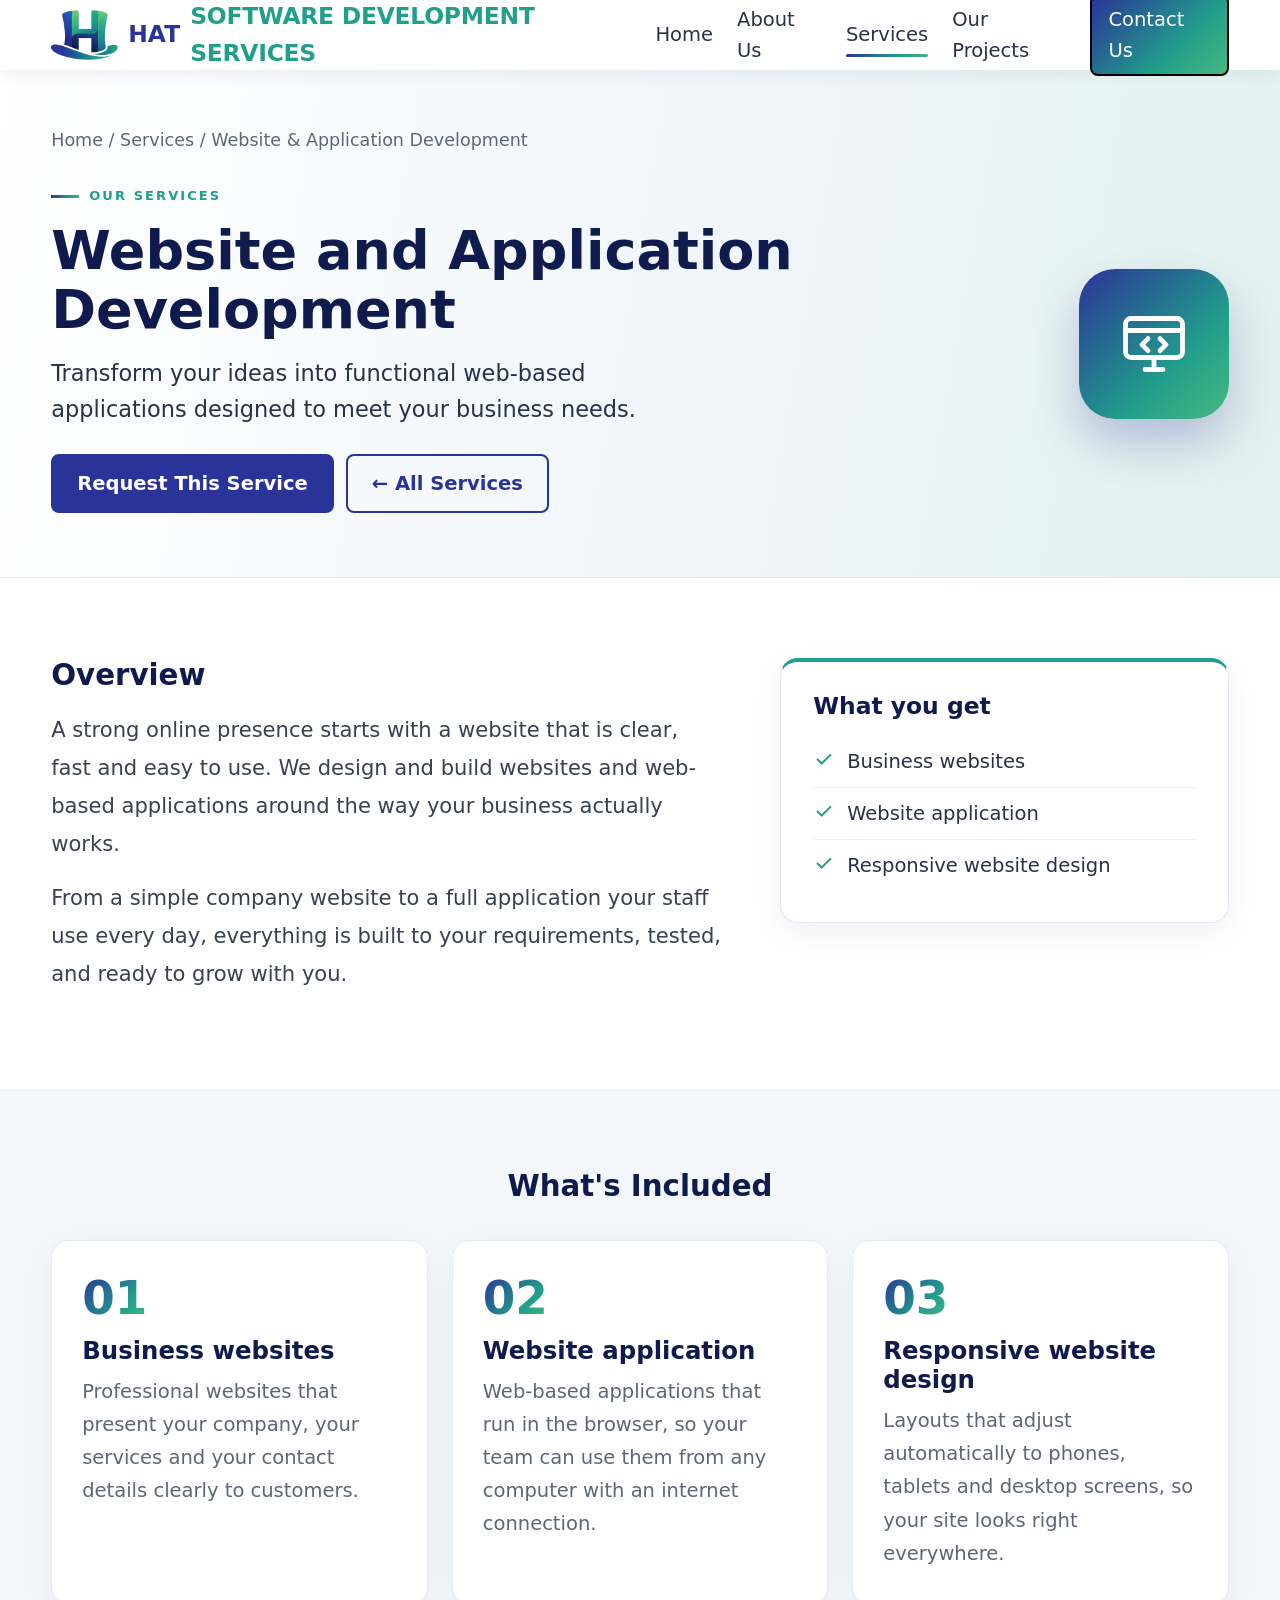
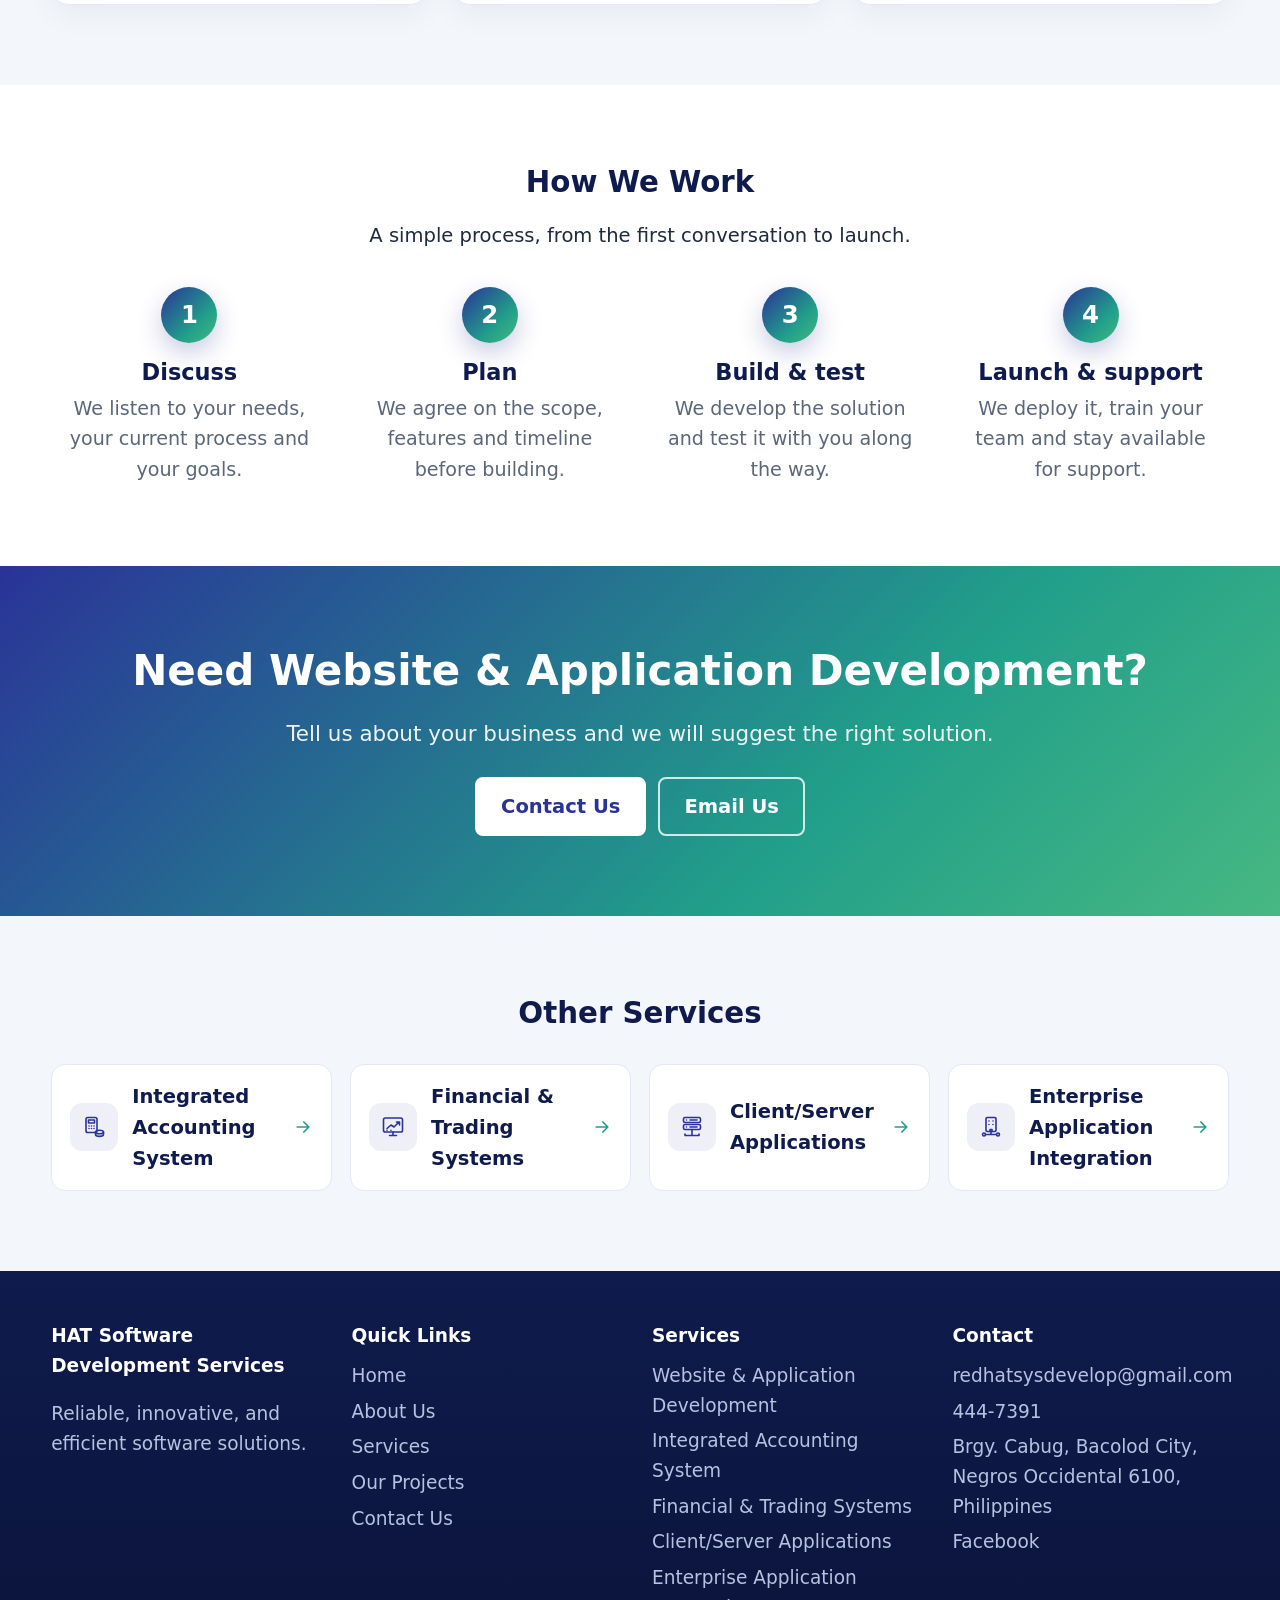
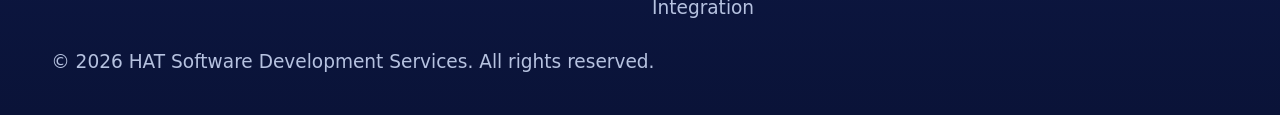
<file: services/service-website-development.html>
<!DOCTYPE html>
<html lang="en">

<head>
    <meta charset="UTF-8">
    <meta name="viewport" content="width=device-width, initial-scale=1.0">
      <meta name="color-scheme" content="light">
    <meta name="description"
        content="Transform your ideas into functional web-based applications designed to meet your business needs. HAT Software Development Services.">
    <title>Website and Application Development | HAT Software Development Services</title>
    <link rel="stylesheet" href="../style.css">
    <link rel=" stylesheet" href="service.css">
</head>

<body>
    <svg width="0" height="0" style="position:absolute" aria-hidden="true" focusable="false">
        <symbol id="i-web" viewBox="0 0 24 24">
            <rect x="3" y="4" width="18" height="16" rx="2" fill="none" stroke="currentColor" stroke-width="1.8" />
            <path d="M3 9h18" fill="none" stroke="currentColor" stroke-width="1.8" />
        </symbol>
        <symbol id="i-code" viewBox="0 0 24 24">
            <path d="M8 7l-5 5 5 5M16 7l5 5-5 5M14 4l-4 16" fill="none" stroke="currentColor" stroke-width="1.8"
                stroke-linecap="round" stroke-linejoin="round" />
        </symbol>
        <symbol id="i-mobile" viewBox="0 0 24 24">
            <rect x="7" y="2.5" width="10" height="19" rx="2.5" fill="none" stroke="currentColor" stroke-width="1.8" />
            <path d="M11 18.5h2" fill="none" stroke="currentColor" stroke-width="1.8" stroke-linecap="round" />
        </symbol>
        <symbol id="i-support" viewBox="0 0 24 24">
            <path d="M4 13v-1a8 8 0 0116 0v1" fill="none" stroke="currentColor" stroke-width="1.8"
                stroke-linecap="round" />
            <rect x="3" y="13" width="4" height="6" rx="1.5" fill="none" stroke="currentColor" stroke-width="1.8" />
            <rect x="17" y="13" width="4" height="6" rx="1.5" fill="none" stroke="currentColor" stroke-width="1.8" />
        </symbol>
        <symbol id="i-cctv" viewBox="0 0 24 24">
            <rect x="2" y="7" width="14" height="8" rx="2" fill="none" stroke="currentColor" stroke-width="1.8" />
            <path d="M16 10l6-3v8l-6-3M8 15v5M5 20h6" fill="none" stroke="currentColor" stroke-width="1.8"
                stroke-linecap="round" stroke-linejoin="round" />
        </symbol>

        <!-- Accounting: calculator + coin -->
        <symbol id="i-accounting" viewBox="0 0 24 24">
            <g fill="none" stroke="currentColor" stroke-width="1.6" stroke-linecap="round" stroke-linejoin="round">
                <rect x="4" y="2.5" width="11" height="15" rx="1.8" />
                <rect x="6.5" y="5" width="6" height="3" />
                <path d="M7 11h.01M9.5 11h.01M12 11h.01M7 13.5h.01M9.5 13.5h.01M12 13.5h.01" />
                <ellipse cx="17.5" cy="17" rx="4" ry="1.8" />
                <path d="M13.5 17v2.6c0 1 1.8 1.8 4 1.8s4-.8 4-1.8V17" />
            </g>
        </symbol>
        <!-- Web / application development: monitor with code -->
        <symbol id="i-webapp" viewBox="0 0 24 24">
            <g fill="none" stroke="currentColor" stroke-width="1.6" stroke-linecap="round" stroke-linejoin="round">
                <rect x="2.5" y="3.5" width="19" height="13" rx="1.8" />
                <path d="M2.5 7.5h19M9 20.5h6M12 16.5v4" />
                <path d="M10 10.2l-2 2 2 2M14 10.2l2 2-2 2" />
            </g>
        </symbol>
        <!-- Financial & trading: chart board -->
        <symbol id="i-trading" viewBox="0 0 24 24">
            <g fill="none" stroke="currentColor" stroke-width="1.6" stroke-linecap="round" stroke-linejoin="round">
                <rect x="2.5" y="3" width="19" height="14" rx="1.8" />
                <path d="M12 17v3.5M8.5 20.5h7" />
                <path d="M6 13.5l4-3.5 3 2 5-5M15.5 7h3v3" />
                <path d="M6 15.2v.01M10 15.2v.01" />
            </g>
        </symbol>
        <!-- Client / server applications: server rack -->
        <symbol id="i-server" viewBox="0 0 24 24">
            <g fill="none" stroke="currentColor" stroke-width="1.6" stroke-linecap="round" stroke-linejoin="round">
                <rect x="3.5" y="2.5" width="17" height="5" rx="1.5" />
                <rect x="3.5" y="9.5" width="17" height="5" rx="1.5" />
                <path d="M6.5 5h.01M6.5 12h.01M10 5h7M10 12h7" />
                <path d="M12 14.5v3M5 20.5h14M12 17.5v3M5 20.5v-1.5M19 20.5v-1.5" />
            </g>
        </symbol>
        <!-- Enterprise integration: building with connections -->
        <symbol id="i-enterprise" viewBox="0 0 24 24">
            <g fill="none" stroke="currentColor" stroke-width="1.6" stroke-linecap="round" stroke-linejoin="round">
                <rect x="7" y="2.5" width="10" height="14" rx="1.2" />
                <path d="M10 6h.01M14 6h.01M10 9.5h.01M14 9.5h.01" />
                <path d="M11 16.5v-2h2v2" />
                <path d="M12 16.5v3M12 19.5H6.5M12 19.5h5.5" />
                <circle cx="5" cy="19.5" r="1.5" />
                <circle cx="19" cy="19.5" r="1.5" />
            </g>
        </symbol>
        <!-- Values icons -->
        <symbol id="i-shield" viewBox="0 0 24 24">
            <g fill="none" stroke="currentColor" stroke-width="1.6" stroke-linecap="round" stroke-linejoin="round">
                <path d="M12 3l7 3v5c0 4.5-3 8-7 10-4-2-7-5.5-7-10V6z" />
                <path d="M9 12l2 2 4-4" />
            </g>
        </symbol>
        <symbol id="i-custom" viewBox="0 0 24 24">
            <g fill="none" stroke="currentColor" stroke-width="1.6" stroke-linecap="round" stroke-linejoin="round">
                <path d="M4 7h8M18 7h2M4 17h2M12 17h8" />
                <circle cx="15" cy="7" r="2.5" />
                <circle cx="9" cy="17" r="2.5" />
            </g>
        </symbol>
        <symbol id="i-check" viewBox="0 0 24 24">
            <g fill="none" stroke="currentColor" stroke-width="2.2" stroke-linecap="round" stroke-linejoin="round">
                <path d="M5 12.5l4.5 4.5L19 7.5" />
            </g>
        </symbol>
        <symbol id="i-arrow" viewBox="0 0 24 24">
            <g fill="none" stroke="currentColor" stroke-width="2" stroke-linecap="round" stroke-linejoin="round">
                <path d="M5 12h14M13 6l6 6-6 6" />
            </g>
        </symbol>
    </svg>

    <header>
        <nav>
            <a href="../index.html#home" class="logo"><img src="../images/logo-mark.png" alt="HAT logo"> HAT
                <span>Software
                    Development Services</span></a>
            <button id="menuBtn" aria-label="Toggle menu">&#9776;</button>
            <div id="menu">
                <a href="../index.html#home">Home</a>
                <a href="../index.html#about">About Us</a>
                <a href="../index.html#services" class="active">Services</a>
                <a href="../index.html#projects">Our Projects</a>
                <a href="../index.html#contact" class="btn">Contact Us</a>
            </div>
        </nav>
    </header>

    <main>
        <!-- ===== PAGE HEADER ===== -->
        <section class="page-hero">
            <div class="wrap">
                <p class="crumbs"><a href="../index.html#home">Home</a> / <a href="../index.html#services">Services</a>
                    /
                    Website &amp; Application Development</p>
                <div class="page-hero-grid">
                    <div>
                        <span class="eyebrow">Our Services</span>
                        <h1>Website and Application Development</h1>
                        <p class="lede">Transform your ideas into functional web-based applications designed to meet
                            your business needs.</p>
                        <div class="btns">
                            <a href="../index.html#contact" class="btn">Request This Service</a>
                            <a href="../index.html#services" class="btn outline">&larr; All Services</a>
                        </div>
                    </div>
                    <div class="hero-icon"><svg class="icon" aria-hidden="true">
                            <use href="#i-webapp" />
                        </svg></div>
                </div>
            </div>
        </section>

        <!-- ===== OVERVIEW ===== -->
        <section>
            <div class="wrap">
                <div class="overview">
                    <div class="overview-text">
                        <h2>Overview</h2>
                        <p>A strong online presence starts with a website that is clear, fast and easy to use. We design
                            and build websites and web-based applications around the way your business actually works.
                        </p>
                        <p>From a simple company website to a full application your staff use every day, everything is
                            built to your requirements, tested, and ready to grow with you.</p>
                    </div>
                    <aside class="glance">
                        <h3>What you get</h3>
                        <ul>
                            <li><svg class="icon" aria-hidden="true">
                                    <use href="#i-check" />
                                </svg>Business websites</li>
                            <li><svg class="icon" aria-hidden="true">
                                    <use href="#i-check" />
                                </svg>Website application</li>
                            <li><svg class="icon" aria-hidden="true">
                                    <use href="#i-check" />
                                </svg>Responsive website design</li>
                        </ul>
                    </aside>
                </div>
            </div>
        </section>

        <!-- ===== WHAT'S INCLUDED ===== -->
        <section class="gray">
            <div class="wrap center">
                <h2>What's Included</h2>
                <div class="features">
                    <div class="feature"><span class="feature-num">01</span>
                        <h3>Business websites</h3>
                        <p>Professional websites that present your company, your services and your contact details
                            clearly to customers.</p>
                    </div>
                    <div class="feature"><span class="feature-num">02</span>
                        <h3>Website application</h3>
                        <p>Web-based applications that run in the browser, so your team can use them from any computer
                            with an internet connection.</p>
                    </div>
                    <div class="feature"><span class="feature-num">03</span>
                        <h3>Responsive website design</h3>
                        <p>Layouts that adjust automatically to phones, tablets and desktop screens, so your site looks
                            right everywhere.</p>
                    </div>
                </div>
            </div>
        </section>

        <!-- ===== HOW WE WORK ===== -->
        <section>
            <div class="wrap center">
                <h2>How We Work</h2>
                <p class="muted">A simple process, from the first conversation to launch.</p>
                <div class="steps">
                    <div class="step"><span class="step-no">1</span>
                        <h3>Discuss</h3>
                        <p>We listen to your needs, your current process and your goals.</p>
                    </div>
                    <div class="step"><span class="step-no">2</span>
                        <h3>Plan</h3>
                        <p>We agree on the scope, features and timeline before building.</p>
                    </div>
                    <div class="step"><span class="step-no">3</span>
                        <h3>Build &amp; test</h3>
                        <p>We develop the solution and test it with you along the way.</p>
                    </div>
                    <div class="step"><span class="step-no">4</span>
                        <h3>Launch &amp; support</h3>
                        <p>We deploy it, train your team and stay available for support.</p>
                    </div>
                </div>
            </div>
        </section>

        <!-- ===== CALL TO ACTION ===== -->
        <section class="cta">
            <div class="wrap">
                <h2>Need Website &amp; Application Development?</h2>
                <p>Tell us about your business and we will suggest the right solution.</p>
                <div class="btns">
                    <a href="../index.html#contact" class="btn">Contact Us</a>
                    <a href="mailto:redhatsysdevelop@gmail.com?subject=Inquiry%20about%20Website%20and%20Application%20Development"
                        class="btn outline">Email Us</a>
                </div>
            </div>
        </section>

        <!-- ===== OTHER SERVICES ===== -->
        <section class="gray">
            <div class="wrap center">
                <h2>Other Services</h2>
                <div class="others"><a class="other-card" href="service-integrated-accounting-system.html"><span
                            class="icon-badge"><svg class="icon" aria-hidden="true">
                                <use href="#i-accounting" />
                            </svg></span><span>Integrated Accounting System</span><svg class="icon arrow"
                            aria-hidden="true">
                            <use href="#i-arrow" />
                        </svg></a><a class="other-card" href="service-financial-trading-systems.html"><span
                            class="icon-badge"><svg class="icon" aria-hidden="true">
                                <use href="#i-trading" />
                            </svg></span><span>Financial &amp; Trading Systems</span><svg class="icon arrow"
                            aria-hidden="true">
                            <use href="#i-arrow" />
                        </svg></a><a class="other-card" href="service-client-server-applications.html"><span
                            class="icon-badge"><svg class="icon" aria-hidden="true">
                                <use href="#i-server" />
                            </svg></span><span>Client/Server Applications</span><svg class="icon arrow"
                            aria-hidden="true">
                            <use href="#i-arrow" />
                        </svg></a><a class="other-card" href="service-enterprise-application-integration.html"><span
                            class="icon-badge"><svg class="icon" aria-hidden="true">
                                <use href="#i-enterprise" />
                            </svg></span><span>Enterprise Application Integration</span><svg class="icon arrow"
                            aria-hidden="true">
                            <use href="#i-arrow" />
                        </svg></a></div>
            </div>
        </section>
    </main>

    <footer>
        <div class="wrap">
            <div class="cols">
                <div>
                    <h4>HAT Software Development Services</h4>
                    <p>Reliable, innovative, and efficient software solutions.</p>
                </div>
                <div>
                    <h4>Quick Links</h4>
                    <ul>
                        <li><a href="../index.html#home">Home</a></li>
                        <li><a href="../index.html#about">About Us</a></li>
                        <li><a href="../index.html#services">Services</a></li>
                        <li><a href="../index.html#projects">Our Projects</a></li>
                        <li><a href="../index.html#contact">Contact Us</a></li>
                    </ul>
                </div>
                <div>
                    <h4>Services</h4>
                    <ul>
                        <li><a href="service-website-development.html">Website &amp; Application Development</a></li>
                        <li><a href="service-integrated-accounting-system.html">Integrated Accounting System</a></li>
                        <li><a href="service-financial-trading-systems.html">Financial &amp; Trading Systems</a></li>
                        <li><a href="service-client-server-applications.html">Client/Server Applications</a></li>
                        <li><a href="service-enterprise-application-integration.html">Enterprise Application
                                Integration</a></li>
                    </ul>
                </div>
                <div>
                    <h4>Contact</h4>
                    <ul>
                        <li><a href="mailto:redhatsysdevelop@gmail.com">redhatsysdevelop@gmail.com</a></li>
                        <li><a href="tel:4447391">444-7391</a></li>
                        <li>Brgy. Cabug, Bacolod City, Negros Occidental 6100, Philippines</li>
                        <li><a href="https://www.facebook.com/hatsoftwaredeveloper" target="_blank"
                                rel="noopener">Facebook</a></li>
                    </ul>
                </div>
            </div>
            <p class="copy">&copy; <span id="year">2026</span> HAT Software Development Services. All rights reserved.
            </p>
        </div>
    </footer>

    <button id="top" aria-label="Back to top">&uarr;</button>
    <script src="service.js"></script>
</body>

</html>
</file>
<file: style.css>
:root {
    --indigo: #2a3398;
    /* "HAT" letters in the logo */
    --blue: #2649a7;
    --navy: #0f1b4d;
    /* headings, footer */
    --teal: #219f8a;
    --green: #47b882;
    --mint: #e8f6f0;
    /* light green tint */
    --light: #f3f7fb;
    --text: #1f2a3d;
    --gray: #5b6779;
    --grad: linear-gradient(135deg, #2a3398 0%, #219f8a 65%, #47b882 100%);
}

* {
    box-sizing: border-box;
}

html {
    scroll-behavior: smooth;
    scroll-padding-top: 70px;
}

html {
    font-size: clamp(16px, 0.9vw + 8px, 20px);
}

body {
    margin: 0;
    font-family: system-ui, -apple-system, "Segoe UI", Arial, sans-serif;
    color: var(--text);
    line-height: 1.6;
}

a {
    color: inherit;
    text-decoration: none;
}

ul {
    list-style: none;
    padding: 0;
    margin: 0;
}

h1,
h2,
h3 {
    color: var(--navy);
    line-height: 1.2;
    margin: 0 0 .5em;
}

section {
    padding: 80px 0;
}

.wrap {
    width: 100%;
    max-width: 1500px;
    margin: 0 auto;
    padding: 0 clamp(20px, 4vw, 60px);
}

.center {
    text-align: center;
}

.gray {
    background: var(--light);
}

.muted {
    color: var(--text);
}

.noted {
    color: var(--text)
}

/* Responsive grid: cards wrap automatically on small screens */
.grid {
    display: grid;
    grid-template-columns: repeat(auto-fit, minmax(220px, 1fr));
    gap: 20px;
    margin-top: 30px;
}

.card {
    background: #fff;
    border: 1px solid #e3e8f2;
    border-radius: 12px;
    padding: 24px;
    transition: transform 0.3s ease, box-shadow 0.3s ease, border-color 0.3s eas
}

.card:hover {
    transform: translateY(-8px);
    /* moves the box up 8px */
    box-shadow: 0 16px 40px rgba(33, 159, 138, .16);
    /* soft shadow under it */
    border-color: var(--teal);
    /* red border */
}

.card .emoji {
    font-size: 2rem;
}

/* Align "View Project" buttons at the bottom of every card */
#projects .card {
    display: flex;
    flex-direction: column;
}

#projects .card .muted {
    flex-grow: 1;
    /* text takes the free space */
}

#projects .card .btn {
    margin-top: 20px;
    align-self: center;
    /* keep the button centered */
}

/* Buttons */
.btn {
    display: inline-block;
    padding: 12px 24px;
    border-radius: 8px;
    border: 2px solid var(--indigo);
    background: var(--indigo);
    color: #fff;
    font-weight: 600;
    font-size: 1rem;
    cursor: pointer;
    transition: .2s;
}

.btn:hover {
    background: var(--teal);
    border-color: var(--teal);
}

.btn.outline {
    background: transparent;
    color: var(--indigo);
}

.btn.outline:hover {
    background: var(--indigo);
    color: #fff;
    border-color: var(--indigo);
}

.btn.link {
    background: none;
    border: 0;
    padding: 0;
    color: var(--blue);
}

/* ---------- Navigation (sticky) ---------- */
header {
    position: sticky;
    top: 0;
    z-index: 10;
    background: #fff;
    box-shadow: 0 2px 18px rgba(15, 27, 77, .08);
}

nav {
    max-width: 1500px;
    margin: 0 auto;
    padding: 0 clamp(20px, 4vw, 60px);
    height: 70px;
    display: flex;
    align-items: center;
    justify-content: space-between;
}

.logo {
    color: var(--indigo);
    font-weight: 800;
    font-size: 1.2rem;
    display: flex;
    align-items: center;
    gap: 10px;
}

.logo img {
    height: 50px;
    width: auto;
}

.logo span {
    color: var(--teal);
    font-weight: 800;
    font-size: 1.2rem;
    letter-spacing: -0.01em;
    text-transform: uppercase;
}

#menu {
    display: flex;
    align-items: center;
    gap: 24px;
}

#menu a {
    color: #26324a;
    font-weight: 500;
}

#menu a:hover,
menu a.active {
    color: var(--indigo);
}

#menu .btn,
menu .btn.outline {
    background: var(--grad);
    color: #fff;
    border-color: black;
    padding: 8px 16px;
}

#menu .btn:hover,
menu .btn.outline:hover {
    background: var(--teal);
    filter: brightness(1.08);
    color: #fff;
}


#menuBtn {
    display: none;
    background: none;
    border: 0;
    color: var(--indigo);
    font-size: 1.8rem;
    cursor: pointer;
}

/* ---------- Hero ---------- */
.hero {
    background: linear-gradient(100deg, #ffffff 0%, #f1f6fb 55%, #e6f1f6 100%);
    min-height: 600px;
    display: flex;
    align-items: center;
    position: relative;
    isolation: isolate;
}

.hero::after {
    content: "";
    position: absolute;
    top: 0;
    bottom: 0;
    right: 0;
    width: 52%;
    z-index: -1;
    background: url('images/hero-art.png') right center / contain no-repeat;
}

.hero .wrap {
    display: grid;
    grid-template-columns: 1fr 1fr;
    gap: 40px;
    align-items: center;
    position: relative;
    z-index: 1;
}

@media (max-width: 800px) {
    .hero::after {
        opacity: .18;
        width: 100%;
    }
}

.hero h1 {
    color: var(--navy);
    font-size: 3.2rem;
}

.hero p {
    color: #26324a;
    font-size: 1.1rem;
}

.hero .btns {
    color: var(--blue);
    display: flex;
    gap: 12px;
    flex-wrap: wrap;
    margin-top: 24px;
}

.hero .btn,
.hero .btn.outline {
    background: var(--indigo);
    color: #fff;
    border-color: var(--indigo);
}

.hero .btn.outline {
    background: transparent;
    color: var(--indigo);
}

.hero .btn:hover,
.hero .btn.outline:hover {
    background: var(--teal);
    border-color: var(--teal);
    color: #fff;
}

/* Hero image (right side) */
.hero-img {
    width: 100%;
    height: auto;
    max-width: 680px;
    justify-self: center;
}

/* Hero stats: red bar + number + label */
.stats {
    display: flex;
    flex-wrap: wrap;
    gap: 24px 48px;
    margin-top: 40px;
}

.stat {
    border-left: 3px solid;
    border-image: linear-gradient(180deg, #2a3398, #47b882) 1;
    padding-left: 14px;
}

.stat strong {
    display: block;
    font-size: 24px;
    line-height: 1.1;
    color: var(--navy);
}

.stat span {
    display: block;
    margin-top: 4px;
    font-size: 14px;
    color: var(--gray);
}

/* ---------- About / Services / Why ---------- */
.about-two {
    display: grid;
    grid-template-columns: repeat(auto-fit, minmax(260px, 1fr));
    gap: 20px;
    margin-top: 30px;
    text-align: left;
}

/* About Us: pictures on the left, text on the right */
.about-split {
    display: flex;
    align-items: center;
    gap: 64px;
    margin-bottom: 56px;
}

.about-visual {
    position: relative;
    flex: 1.3 1 0;
    /* gives the picture side more room than the text */
    min-width: 0;
    padding: 20px 40px 60px 0;
    /* no empty space on the right */
}

.about-visual .about-main {
    display: block;
    width: 100%;
    height: auto;
    transform: perspective(1600px) rotateY(10deg);
    /* gentler angle = looks wider */
    transform-origin: left center;
    filter: drop-shadow(0 24px 30px rgba(0, 0, 0, .25));
}

/* phone, smaller, turned to face right */
.about-visual .about-small {
    position: absolute;
    right: 30px;
    bottom: 30px;
    width: 21%;
    height: auto;
    transform: perspective(900px) rotateY(-12deg);
}

/* black "OVER 25 Years" badge */
.about-badge {
    position: absolute;
    top: 0;
    left: -20px;
    z-index: 2;
    background: var(--indigo);
    color: #fff;
    padding: 14px 20px;
    border-radius: 16px;
    text-align: center;
    border-bottom: 4px solid var(--green);
}

.about-badge small {
    display: block;
    font-size: 12px;
    font-weight: 700;
    letter-spacing: .1em;
}

.about-badge strong {
    font-size: 24px;
    line-height: 1.1;
}

/* text on the right */
.about-text {
    flex: 1 1 0;
    min-width: 0;
    text-align: justify;
}

.about-text .eyebrow {
    display: inline-flex;
    align-items: center;
    gap: 10px;
    font-size: 13px;
    font-weight: 700;
    letter-spacing: .16em;
    text-transform: uppercase;
    color: #000;
    margin-bottom: 14px;
}

.about-text .eyebrow,
.mission-text .eyebrow,
.values-head .eyebrow {
    color: black;
}

.about-text .eyebrow::before,
.mission-text .eyebrow::before,
.values-head .eyebrow::before,
.values-head .eyebrow::after {
    background: var(--grad);
}


.about-text .eyebrow::before {
    content: "";
    width: 28px;
    height: 3px;
    background: #d0021b;
}

.about-text h2 {
    font-size: clamp(30px, 4vw, 48px);
    line-height: 1.1;
    margin: 0 0 20px;
    text-align: left;
}

@media (max-width: 800px) {
    .about-split {
        flex-direction: column;
        gap: 40px;
    }

    .about-visual {
        width: 100%;
        padding: 20px 40px 50px 0;
    }
}

/* ---------- Our Values ---------- */
.values-head {
    text-align: center;
    max-width: 720px;
    margin: 0 auto 48px;
}

.values-head .eyebrow {
    display: inline-flex;
    align-items: center;
    gap: 10px;
    font-size: 13px;
    font-weight: 700;
    letter-spacing: .16em;
    text-transform: uppercase;
    color: #000;
    margin-bottom: 14px;
}

.values-head .eyebrow::before,
.values-head .eyebrow::after {
    content: "";
    width: 28px;
    height: 3px;
    background: #d0021b;
}

.values-head h2 {
    font-size: clamp(30px, 4vw, 48px);
    line-height: 1.1;
    margin: 0;
}

.values-grid {
    display: grid;
    grid-template-columns: repeat(2, 1fr);
    gap: 28px;
    align-items: stretch;
}

.value-card {
    background: #fff;
    border: 1px solid #e5e5e5;
    border-top: 4px solid #d0021b;
    border-radius: 18px;
    padding: 40px;
    box-shadow: 0 10px 30px rgba(10, 10, 10, 0.06);
    transition: transform .3s, box-shadow .3s;
    border-top-color: var(--teal);
}

.value-card:hover {
    transform: translateY(-6px);
    box-shadow: 0 20px 45px rgba(33, 159, 138, .18);
}

.value-card h3 {
    font-size: 1.45rem;
    margin: 0 0 14px;
    color: var(--navy);
}

.value-card p {
    margin: 0;
    color: #374151;
    line-height: 1.75;
}

@media (max-width: 800px) {
    .values-grid {
        grid-template-columns: 1fr;
    }

    .value-card {
        padding: 28px;
    }
}

/* ---------- Services (new cards) ---------- */

/* 6-column grid: 3 cards on the first row, 2 centered on the second */
.services-grid {
    display: grid;
    grid-template-columns: repeat(6, 1fr);
    gap: 24px;
    margin-top: 30px;
    text-align: left;
}

.service-card {
    grid-column: span 2;
}

.service-card:nth-child(4) {
    grid-column: 2 / span 2;
}

.service-card:nth-child(5) {
    grid-column: 4 / span 2;
}

/* Card */
.service-card {
    display: flex;
    flex-direction: column;
    background: #fff;
    border: 1px solid #e5e5e5;
    border-radius: 18px;
    padding: 36px 40px;
    box-shadow: 0 10px 30px rgba(10, 10, 10, 0.06);
    transition: transform 0.3s, box-shadow 0.3s, border-color 0.3s;
}

.service-card:hover {
    transform: translateY(-6px);
    border-color: var(--teal);
    box-shadow: 0 20px 45px rgba(33, 159, 138, .18);
}

/* Square icon badge (turns solid red on hover) */
.icon-badge {
    display: grid;
    place-items: center;
    width: 70px;
    height: 70px;
    margin-bottom: 26px;
    border-radius: 18px;
    background: rgba(42, 51, 152, .08);
    color: var(--indigo);
    transition: background 0.3s, color 0.3s;
}

.icon-badge .icon {
    width: 32px;
    height: 32px;
}

.service-card:hover .icon-badge {
    background: var(--grad);
    color: #fff;
}

.service-card h3 {
    font-size: 1.35rem;
    margin: 0 0 10px;
    color: var(--navy);
}

.service-card p {
    color: #6b7280;
    margin: 0 0 18px;
    line-height: 1.7;
}




/* Learn More with an arrow */
.learn {
    margin-top: auto;
    align-self: flex-start;
    background: none;
    border: 0;
    padding: 0;
    font: inherit;
    font-weight: 600;
    color: var(--indigo);
    cursor: pointer;
}

.learn::after {
    content: "  →";
    transition: margin-left 0.25s;
}

.learn:hover {
    color: var(--teal);
}


.learn:hover::after {
    margin-left: 6px;
}

/* Hidden list that Learn More opens (script.js toggles .open) */
.details {
    display: none;
    margin: 0 0 16px;
    padding: 14px 14px 14px 32px;
    list-style: disc;
    background: var(--light);
    border-radius: 12px;
    color: #333;
}

.details.open {
    display: block;
}

/* Tablet and phone */
@media (max-width: 1000px) {
    .services-grid {
        grid-template-columns: repeat(2, 1fr);
    }

    .service-card,
    .service-card:nth-child(4),
    .service-card:nth-child(5) {
        grid-column: auto;
    }

    .service-card:nth-child(5) {
        grid-column: 1 / -1;
    }
}

@media (max-width: 600px) {
    .services-grid {
        grid-template-columns: 1fr;
    }

    .service-card:nth-child(5) {
        grid-column: auto;
    }

    .service-card {
        padding: 28px;
    }
}

/* ---------- Projects ---------- */
.notice {
    background: #fff8e1;
    border: 1px solid #f4d779;
    padding: 10px 16px;
    border-radius: 8px;
    display: inline-block;
}


/* Project card picture: same height on every card, edge to edge */
.shot {
    margin: -24px -24px 20px;
    /* cancels the card's 24px padding */
    height: 260px;
    /* change this one number to make all pictures taller or shorter */
    border-radius: 12px 12px 0 0;
    overflow: hidden;
    background: linear-gradient(135deg, #dfe6fb, #c9efe0);
    display: grid;
    place-items: center;
    font-size: 3rem;
    /* size of an emoji, if you use one */
}

.shot img {
    display: block;
    width: 100%;
    height: 100%;
    /* fill the box ... */
    object-fit: cover;
    /* ... trim the edges instead of stretching */
    object-position: center;
    transition: transform .5s ease;
}

.card:hover .shot img {
    transform: scale(1.05);
}

.tags span {
    display: inline-block;
    background: var(--mint);
    color: var(--teal);
    border-radius: 20px;
    padding: 2px 10px;
    font-size: .8rem;
    margin: 0 4px 4px 0;
}

/* ---------- Contact ---------- */
.contact {
    display: grid;
    grid-template-columns: 1fr 1.5fr;
    gap: 30px;
    margin-top: 30px;
}

form label {
    display: block;
    font-weight: 600;
    margin: 14px 0 4px;
}

form input,
form textarea {
    width: 100%;
    padding: 10px 12px;
    border: 1px solid #cbd5e1;
    border-radius: 8px;
    font: inherit;
}

form input:focus,
form textarea:focus {
    outline: 2px solid var(--blue);
    border-color: var(--blue);
}

.err {
    color: #dc2626;
    font-size: .85rem;
    min-height: 1.2em;
    margin: 2px 0 0;
}

.invalid {
    border-color: #dc2626 !important;
}

#status {
    font-weight: 600;
    margin-top: 12px;
}

.note {
    font-size: .85rem;
    color: var(--gray);
    background: var(--light);
    padding: 10px;
    border-radius: 8px;
    margin-top: 12px;
}

/* ---------- Footer & back-to-top ---------- */
footer {
    background: linear-gradient(180deg, #0f1b4d, #0a1338);
    color: #b6c2e0;
    padding: 50px 0 20px;
    font-size: .95rem;
}

footer .cols {
    display: grid;
    grid-template-columns: repeat(auto-fit, minmax(200px, 1fr));
    gap: 24px;
}

footer h4 {
    color: #fff;
    margin: 0 0 10px;
}

footer li {
    margin-bottom: 6px;
}

footer a:hover {
    color: var(--green);

    .copy {
        text-align: center;
        border-top: 1px solid #22385f;
        margin-top: 30px;
        padding-top: 16px;
        border-top-color: rgba(255, 255, 255, .12);
    }
}

#top {
    position: fixed;
    right: 20px;
    bottom: 20px;
    width: 44px;
    height: 44px;
    border-radius: 50%;
    border: 0;
    background: var(--grad);
    color: #fff;
    font-size: 1.3rem;
    cursor: pointer;
    display: none;
}

/* ---------- Phones & tablets ---------- */
@media (max-width: 800px) {
    #menuBtn {
        display: block;
    }

    #menu {
        display: none;
        position: absolute;
        top: 70px;
        left: 0;
        right: 0;
        flex-direction: column;
        background: #fff;
        border-top: 1px solid #e3e8f2;
        box-shadow: 0 14px 24px rgba(15, 27, 77, .08);
        padding: 16px 20px 24px;
        gap: 16px;
    }

    #menu.open {
        display: flex;
    }

    .hero .wrap,
    .contact {
        grid-template-columns: 1fr;
    }

    .hero h1 {
        font-size: 2.1rem;
    }
}

/* ---------- Project pop-up (modal) ---------- */
.modal {
    width: min(960px, 94vw);
    max-height: 90vh;
    overflow-y: auto;
    border: 0;
    border-radius: 20px;
    padding: 40px;
    background: #f7f8fa;
    color: #1f2937;
    box-shadow: 0 30px 80px rgba(0, 0, 0, 0.35);
}

.modal::backdrop {
    background: rgba(10, 10, 10, 0.55);
    backdrop-filter: blur(3px);
}

.modal[open] {
    animation: modalIn .3s ease;
}

@keyframes modalIn {
    from {
        opacity: 0;
        transform: translateY(16px) scale(.98);
    }

    to {
        opacity: 1;
        transform: none;
    }
}

.modal-kicker {
    margin: 0 0 6px;
    font-size: .8rem;
    font-weight: 600;
    letter-spacing: .16em;
    text-transform: uppercase;
    color: #8a8f98;
}

.modal h3 {
    font-size: 2.2rem;
    margin: 0 0 6px;
    color: #0a0a0a;
}

.modal-sub {
    margin: 0 0 26px;
    color: #6b7280;
}

.modal-close {
    position: absolute;
    top: 28px;
    right: 28px;
    width: 52px;
    height: 52px;
    border-radius: 50%;
    border: 1px solid #dfe2e8;
    background: #fff;
    font-size: 1.6rem;
    line-height: 1;
    cursor: pointer;
    transition: .2s;
}

.modal-close:hover {
    background: var(--indigo);
    border-color: var(--indigo);
    color: #fff;
}

/* Slider (the box follows each picture's own shape: whole picture, no side bars) */
.slider {
    position: relative;
    overflow: hidden;
    border-radius: 14px;
    background: #111;
    touch-action: pan-y;
}

.slides {
    display: flex;
    align-items: flex-start;
    transition: transform .45s ease;
}

.slides img {
    display: block;
    flex: 0 0 100%;
    width: 100%;
    min-width: 0;
    height: auto;
}

.slide-btn {
    position: absolute;
    top: 50%;
    transform: translateY(-50%);
    width: 52px;
    height: 52px;
    border-radius: 50%;
    border: 0;
    background: rgba(10, 10, 10, .75);
    color: #fff;
    font-size: 1.8rem;
    line-height: 1;
    cursor: pointer;
    transition: .2s;
}

.slide-btn:hover {
    background: var(--indigo);
}

.slide-btn.prev {
    left: 18px;
}

.slide-btn.next {
    right: 18px;
}

.dots {
    display: flex;
    justify-content: center;
    gap: 8px;
    margin: 18px 0 10px;
}

.dots button {
    width: 9px;
    height: 9px;
    padding: 0;
    border: 0;
    border-radius: 9px;
    background: #cfd3da;
    cursor: pointer;
    transition: .3s;
}

.dots button.active {
    width: 34px;
    background: var(--teal);
}

.slide-hint {
    text-align: center;
    color: #9aa0a9;
    margin: 0 0 22px;
    font-size: .95rem;
}

.modal hr {
    border: 0;
    border-top: 1px solid #e3e6ec;
    margin: 0 0 24px;
}

.modal-label {
    margin: 0 0 8px;
    font-size: .85rem;
    letter-spacing: .14em;
    text-transform: uppercase;
    color: #8a8f98;
}

.modal p#mOverview {
    line-height: 1.7;
    margin: 0 0 22px;
}

.modal .tags {
    margin-bottom: 20px;
}

@media (max-width: 600px) {
    .modal {
        padding: 24px 20px;
    }

    .modal h3 {
        font-size: 1.6rem;
        padding-right: 56px;
    }

    .modal-close {
        top: 16px;
        right: 16px;
        width: 44px;
        height: 44px;
    }

    .slide-btn {
        width: 40px;
        height: 40px;
    }
}

/* Our Mission: text on the left, picture on the right */

#mission {
    background: var(--mint);
}

.mission-split {
    display: flex;
    align-items: flex-start;
    gap: 64px;
}

.mission-text {
    flex: 1 1 0;
    min-width: 0;
}

.mission-text .eyebrow {
    display: inline-flex;
    align-items: center;
    gap: 10px;
    font-size: 13px;
    font-weight: 700;
    letter-spacing: .16em;
    text-transform: uppercase;
    margin-bottom: 14px;
}

.mission-text .eyebrow::before {
    content: "";
    width: 28px;
    height: 3px;
    background: #7a0010;
}

.mission-text h2 {
    font-size: clamp(30px, 4vw, 48px);
    line-height: 1.1;
    margin: 0 0 20px;
    color: var(--navy);
}

.mission-text p {
    font-size: 1.35rem;
    line-height: 1.6;
    margin: 0;
    color: #26324a;
    text-align: justify;
}

.mission-visual {
    flex: 1 1 0;
    min-width: 0;
}

.mission-visual img {
    display: block;
    width: 100%;
    height: auto;
    border-radius: 20px;
    box-shadow: none;
    border: 1px solid #2a2a2a;
}

@media (max-width: 800px) {
    .mission-split {
        flex-direction: column;
        gap: 40px;
    }
}

/* Two-column details under the overview */
.modal-cols {
    display: grid;
    grid-template-columns: 1.4fr 1fr;
    gap: 40px;
}

.modal-list li {
    position: relative;
    padding-left: 22px;
    margin-bottom: 14px;
    color: #4b5563;
    line-height: 1.6;
}

.modal-list li::before {
    content: "";
    position: absolute;
    left: 2px;
    top: .65em;
    width: 6px;
    height: 6px;
    border-radius: 50%;
    background: var(--teal);
}

.modal-text {
    margin: 0 0 24px;
    color: #4b5563;
    font-size: 1.05rem;
}

@media (max-width: 700px) {
    .modal-cols {
        grid-template-columns: 1fr;
        gap: 10px;
    }
}

.modal .tags span {
    background: var(--mint);
    color: var(--teal);
}

/* No key features: show the details full width */
.modal-cols.single {
    grid-template-columns: 1fr;
}

.modal [hidden] {
    display: none;
}

/* ---------- Menu underline: shows under the link of the section you are in ---------- */
#menu a:not(.btn) {
    position: relative;
    padding: 6px 0;
}

#menu a:not(.btn)::after {
    content: "";
    position: absolute;
    left: 0;
    bottom: 0;
    width: 100%;
    height: 3px;
    border-radius: 2px;
    background: var(--grad);
    transform: scaleX(0);
    /* hidden */
    transform-origin: left;
    transition: transform .3s ease;
}

#menu a:not(.btn):hover::after,
#menu a.active::after {
    transform: scaleX(1);
    /* visible */
}

#mTechBox {
    display: none;
}

/* ---------- Mobile header fix ---------- */
@media (max-width: 800px) {
    .logo {
        font-size: 1.05rem;
        gap: 8px;
        min-width: 0;
    }

    .logo img {
        height: 42px;
    }

    .logo span {
        font-size: .62rem;
        line-height: 1.2;
        letter-spacing: 0;
        max-width: 130px;
    }
}

/* very small phones: show only the logo and "HAT" */
@media (max-width: 320px) {
    .logo span {
        display: none;
    }
}

:root {
    color-scheme: light;
}

/* ---------- Contact info (icons) ---------- */
.contact-info .eyebrow {
    display: inline-flex;
    align-items: center;
    gap: 10px;
    font-size: 13px;
    font-weight: 700;
    letter-spacing: .16em;
    text-transform: uppercase;
    color: var(--teal);
    margin-bottom: 12px;
}

.contact-info .eyebrow::before {
    content: "";
    width: 28px;
    height: 3px;
    background: var(--grad);
}

.contact-info h3 {
    font-size: clamp(24px, 2.6vw, 32px);
    margin: 0 0 10px;
}

.contact-intro {
    color: var(--gray);
    margin: 0 0 26px;
}

.contact-item {
    display: flex;
    align-items: center;
    gap: 18px;
    padding: 16px 20px;
    margin-bottom: 14px;
    background: #fff;
    border: 1px solid #e3e8f2;
    border-radius: 16px;
    box-shadow: 0 8px 22px rgba(15, 27, 77, .05);
    transition: transform .25s, box-shadow .25s, border-color .25s;
}

.contact-item:hover {
    transform: translateX(6px);
    border-color: var(--teal);
    box-shadow: 0 14px 30px rgba(33, 159, 138, .16);
}

.contact-icon {
    flex: none;
    display: grid;
    place-items: center;
    width: 54px;
    height: 54px;
    border-radius: 14px;
    background: rgba(42, 51, 152, .08);
    color: var(--indigo);
    transition: background .25s, color .25s;
}

.contact-icon svg {
    width: 26px;
    height: 26px;
    fill: none;
    stroke: currentColor;
    stroke-width: 1.7;
    stroke-linecap: round;
    stroke-linejoin: round;
}

.contact-item:hover .contact-icon {
    background: var(--grad);
    color: #fff;
}

.contact-text {
    display: flex;
    flex-direction: column;
    min-width: 0;
}

.contact-text small {
    font-size: .75rem;
    font-weight: 700;
    letter-spacing: .12em;
    text-transform: uppercase;
    color: var(--gray);
}

.contact-text strong {
    font-size: 1.05rem;
    color: var(--navy);
    overflow-wrap: anywhere;
}

.contact-item.static:hover {
    transform: translateX(6px);
    border-color: var(--teal);
    box-shadow: 0 14px 30px rgba(33, 159, 138, .16);
}

.contact-item.static:hover .contact-icon {
    background: var(--grad);
    color: #fff;
}
</file>
<file: services/service.css>
/* =====================================================================
   Service detail pages (service-*.html)
   Needs style.css + theme.css to be loaded first.
   ===================================================================== */

/* ---------- Page header ---------- */
.page-hero {
    padding: 56px 0 64px;
    background: linear-gradient(100deg, #ffffff 0%, #eef5fa 60%, #e3f2ee 100%);
    border-bottom: 1px solid #e3e8f2;
}

.crumbs {
    margin: 0 0 22px;
    font-size: .9rem;
    color: var(--gray);
}

.crumbs a:hover {
    color: var(--indigo);
    text-decoration: underline;
}

.page-hero-grid {
    display: grid;
    grid-template-columns: 1fr auto;
    gap: 48px;
    align-items: center;
}

.page-hero .eyebrow {
    display: inline-flex;
    align-items: center;
    gap: 10px;
    font-size: 13px;
    font-weight: 700;
    letter-spacing: .16em;
    text-transform: uppercase;
    color: var(--teal);
    margin-bottom: 14px;
}

.page-hero .eyebrow::before {
    content: "";
    width: 28px;
    height: 3px;
    background: var(--grad);
}

.page-hero h1 {
    font-size: clamp(32px, 4.6vw, 54px);
    line-height: 1.1;
    margin: 0 0 16px;
}

.page-hero .lede {
    font-size: 1.15rem;
    max-width: 640px;
    color: #26324a;
    margin: 0 0 26px;
}

.page-hero .btns {
    display: flex;
    gap: 12px;
    flex-wrap: wrap;
}

.hero-icon {
    width: 150px;
    height: 150px;
    border-radius: 36px;
    display: grid;
    place-items: center;
    background: var(--grad);
    color: #fff;
    box-shadow: 0 24px 50px rgba(42, 51, 152, .28);
}

.hero-icon .icon {
    width: 72px;
    height: 72px;
}

/* ---------- Overview ---------- */
.overview {
    display: grid;
    grid-template-columns: 1.5fr 1fr;
    gap: 56px;
    align-items: start;
}

.overview-text h2 {
    margin-bottom: 18px;
}

.overview-text p {
    font-size: 1.08rem;
    line-height: 1.8;
    color: #374151;
    margin: 0 0 16px;
}

.glance {
    background: #fff;
    border: 1px solid #e3e8f2;
    border-top: 4px solid var(--teal);
    border-radius: 18px;
    padding: 30px 32px;
    box-shadow: 0 10px 30px rgba(15, 27, 77, .06);
}

.glance h3 {
    font-size: 1.2rem;
    margin: 0 0 16px;
}

.glance li {
    display: flex;
    gap: 12px;
    align-items: flex-start;
    padding: 10px 0;
    border-bottom: 1px solid #eef1f6;
    font-weight: 500;
    color: #26324a;
}

.glance li:last-child {
    border-bottom: 0;
}

.glance .icon {
    flex: none;
    width: 22px;
    height: 22px;
    margin-top: 2px;
    color: var(--teal);
}

/* ---------- What's included ---------- */
.features {
    display: grid;
    grid-template-columns: repeat(3, 1fr);
    gap: 24px;
    margin-top: 36px;
    text-align: left;
}

.feature {
    background: #fff;
    border: 1px solid #e3e8f2;
    border-radius: 18px;
    padding: 34px 30px;
    box-shadow: 0 10px 30px rgba(15, 27, 77, .05);
    transition: transform .3s, box-shadow .3s, border-color .3s;
}

.feature:hover {
    transform: translateY(-6px);
    border-color: var(--teal);
    box-shadow: 0 20px 45px rgba(33, 159, 138, .16);
}

.feature-num {
    display: inline-block;
    font-size: 2.4rem;
    font-weight: 800;
    line-height: 1;
    margin-bottom: 14px;
    background: var(--grad);
    -webkit-background-clip: text;
    background-clip: text;
    color: transparent;
}

.feature h3 {
    font-size: 1.25rem;
    margin: 0 0 10px;
}

.feature p {
    margin: 0;
    color: var(--gray);
    line-height: 1.7;
}

/* ---------- How we work ---------- */
.steps {
    display: grid;
    grid-template-columns: repeat(4, 1fr);
    gap: 24px;
    margin-top: 36px;
    position: relative;
}

.step {
    padding: 0 8px;
}

.step-no {
    display: grid;
    place-items: center;
    width: 56px;
    height: 56px;
    margin: 0 auto 16px;
    border-radius: 50%;
    background: var(--grad);
    color: #fff;
    font-weight: 800;
    font-size: 1.25rem;
    box-shadow: 0 10px 24px rgba(42, 51, 152, .25);
}

.step h3 {
    font-size: 1.15rem;
    margin: 0 0 8px;
}

.step p {
    margin: 0;
    color: var(--gray);
    font-size: .98rem;
}

/* ---------- Call to action ---------- */
.cta {
    background: var(--grad);
    color: #fff;
    text-align: center;
}

.cta h2 {
    color: #fff;
    font-size: clamp(28px, 3.6vw, 42px);
}

.cta p {
    font-size: 1.1rem;
    margin: 0 0 26px;
    opacity: .92;
}

.cta .btns {
    display: flex;
    justify-content: center;
    gap: 12px;
    flex-wrap: wrap;
}

.cta .btn {
    background: #fff;
    color: var(--indigo);
    border-color: #fff;
}

.cta .btn:hover {
    background: var(--navy);
    color: #fff;
    border-color: var(--navy);
}

.cta .btn.outline {
    background: transparent;
    color: #fff;
    border-color: rgba(255, 255, 255, .8);
}

.cta .btn.outline:hover {
    background: #fff;
    color: var(--indigo);
    border-color: #fff;
}

/* ---------- Other services ---------- */
.others {
    display: grid;
    grid-template-columns: repeat(auto-fit, minmax(240px, 1fr));
    gap: 18px;
    margin-top: 32px;
    text-align: left;
}

.other-card {
    display: flex;
    align-items: center;
    gap: 14px;
    background: #fff;
    border: 1px solid #e3e8f2;
    border-radius: 14px;
    padding: 16px 18px;
    font-weight: 600;
    color: var(--navy);
    transition: transform .25s, box-shadow .25s, border-color .25s;
}

.other-card .icon-badge {
    flex: none;
    width: 48px;
    height: 48px;
    margin: 0;
    border-radius: 12px;
}

.other-card .icon-badge .icon {
    width: 24px;
    height: 24px;
}

.other-card span:nth-child(2) {
    flex: 1;
}

.other-card .arrow {
    width: 20px;
    height: 20px;
    color: var(--teal);
    transition: transform .25s;
}

.other-card:hover {
    transform: translateY(-4px);
    border-color: var(--teal);
    box-shadow: 0 14px 30px rgba(33, 159, 138, .15);
}

.other-card:hover .arrow {
    transform: translateX(4px);
}

/* ---------- Tablet & phone ---------- */
@media (max-width: 900px) {

    .page-hero-grid,
    .overview {
        grid-template-columns: 1fr;
        gap: 32px;
    }

    .hero-icon {
        width: 100px;
        height: 100px;
        border-radius: 26px;
        order: -1;
    }

    .hero-icon .icon {
        width: 50px;
        height: 50px;
    }

    .features {
        grid-template-columns: 1fr;
    }

    .steps {
        grid-template-columns: repeat(2, 1fr);
        gap: 32px 24px;
    }
}

@media (max-width: 520px) {
    .steps {
        grid-template-columns: 1fr;
    }

    .page-hero {
        padding: 36px 0 44px;
    }
}
</file>
